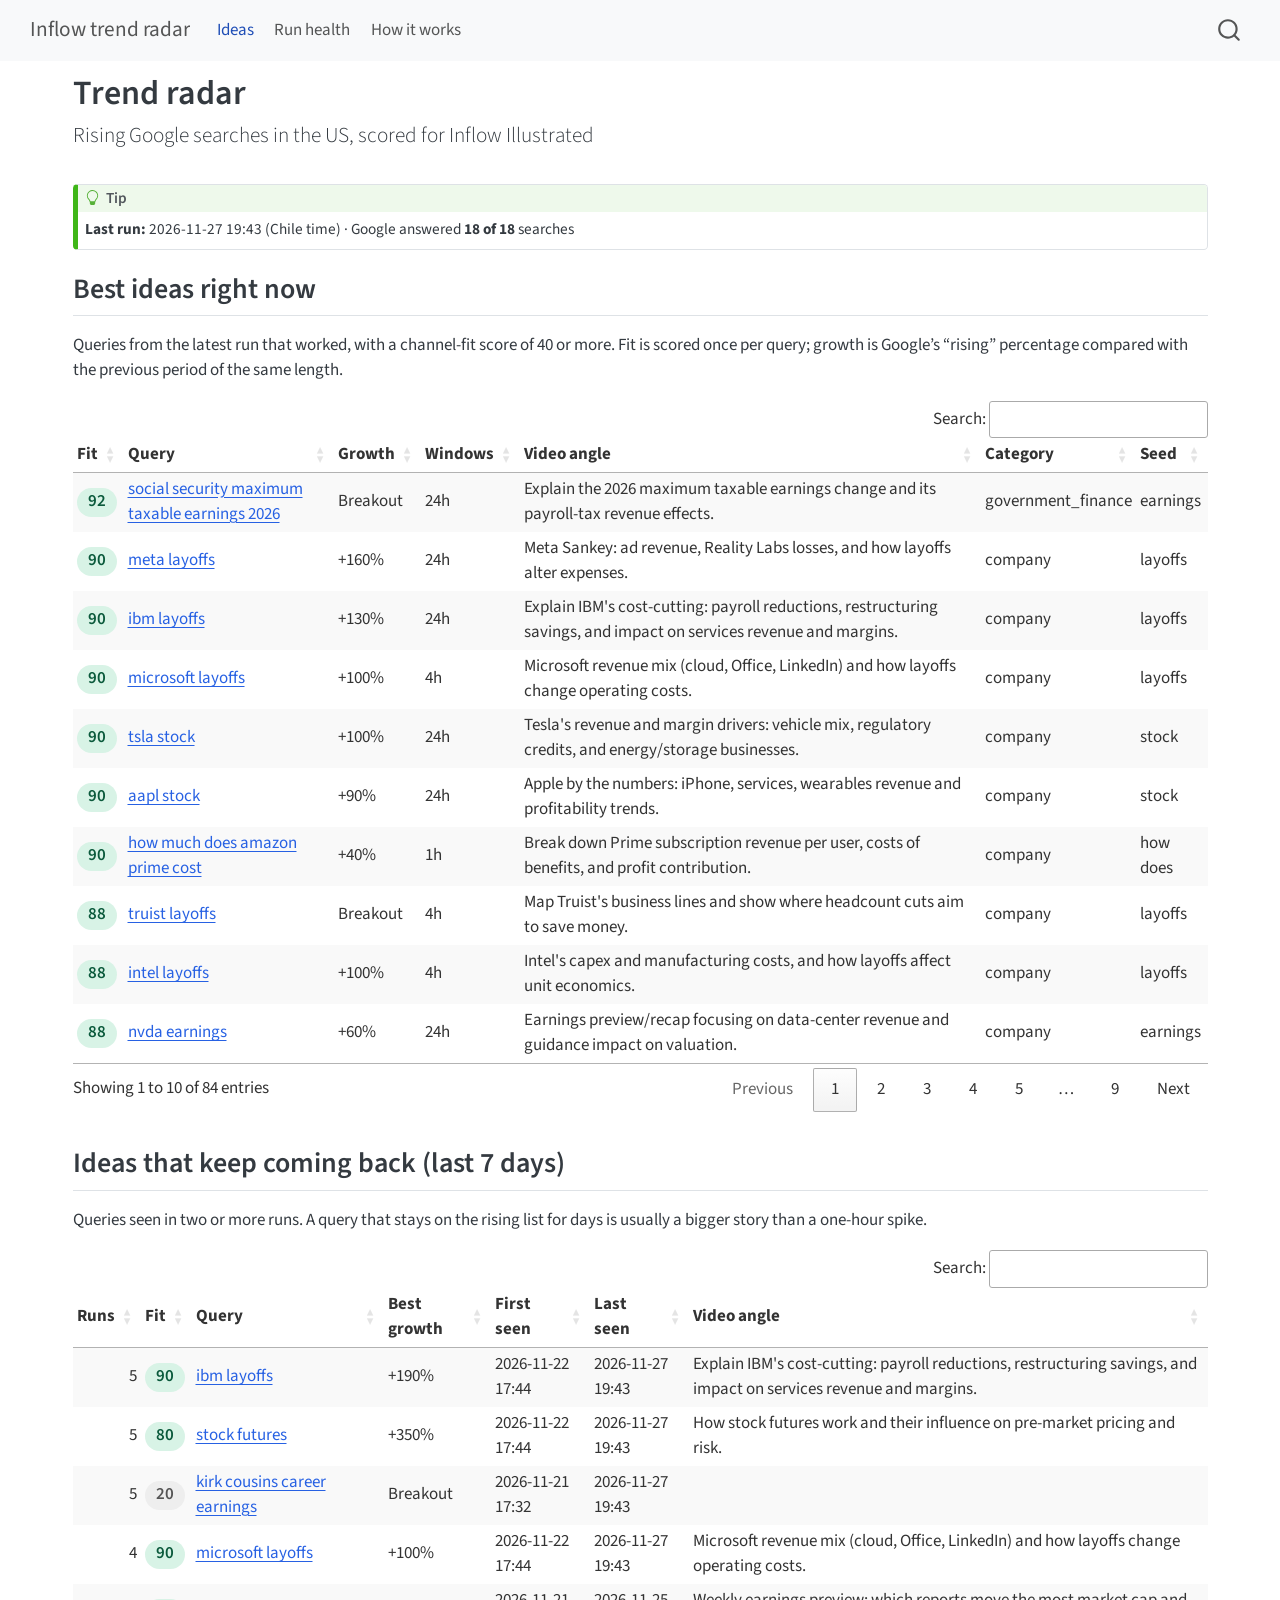
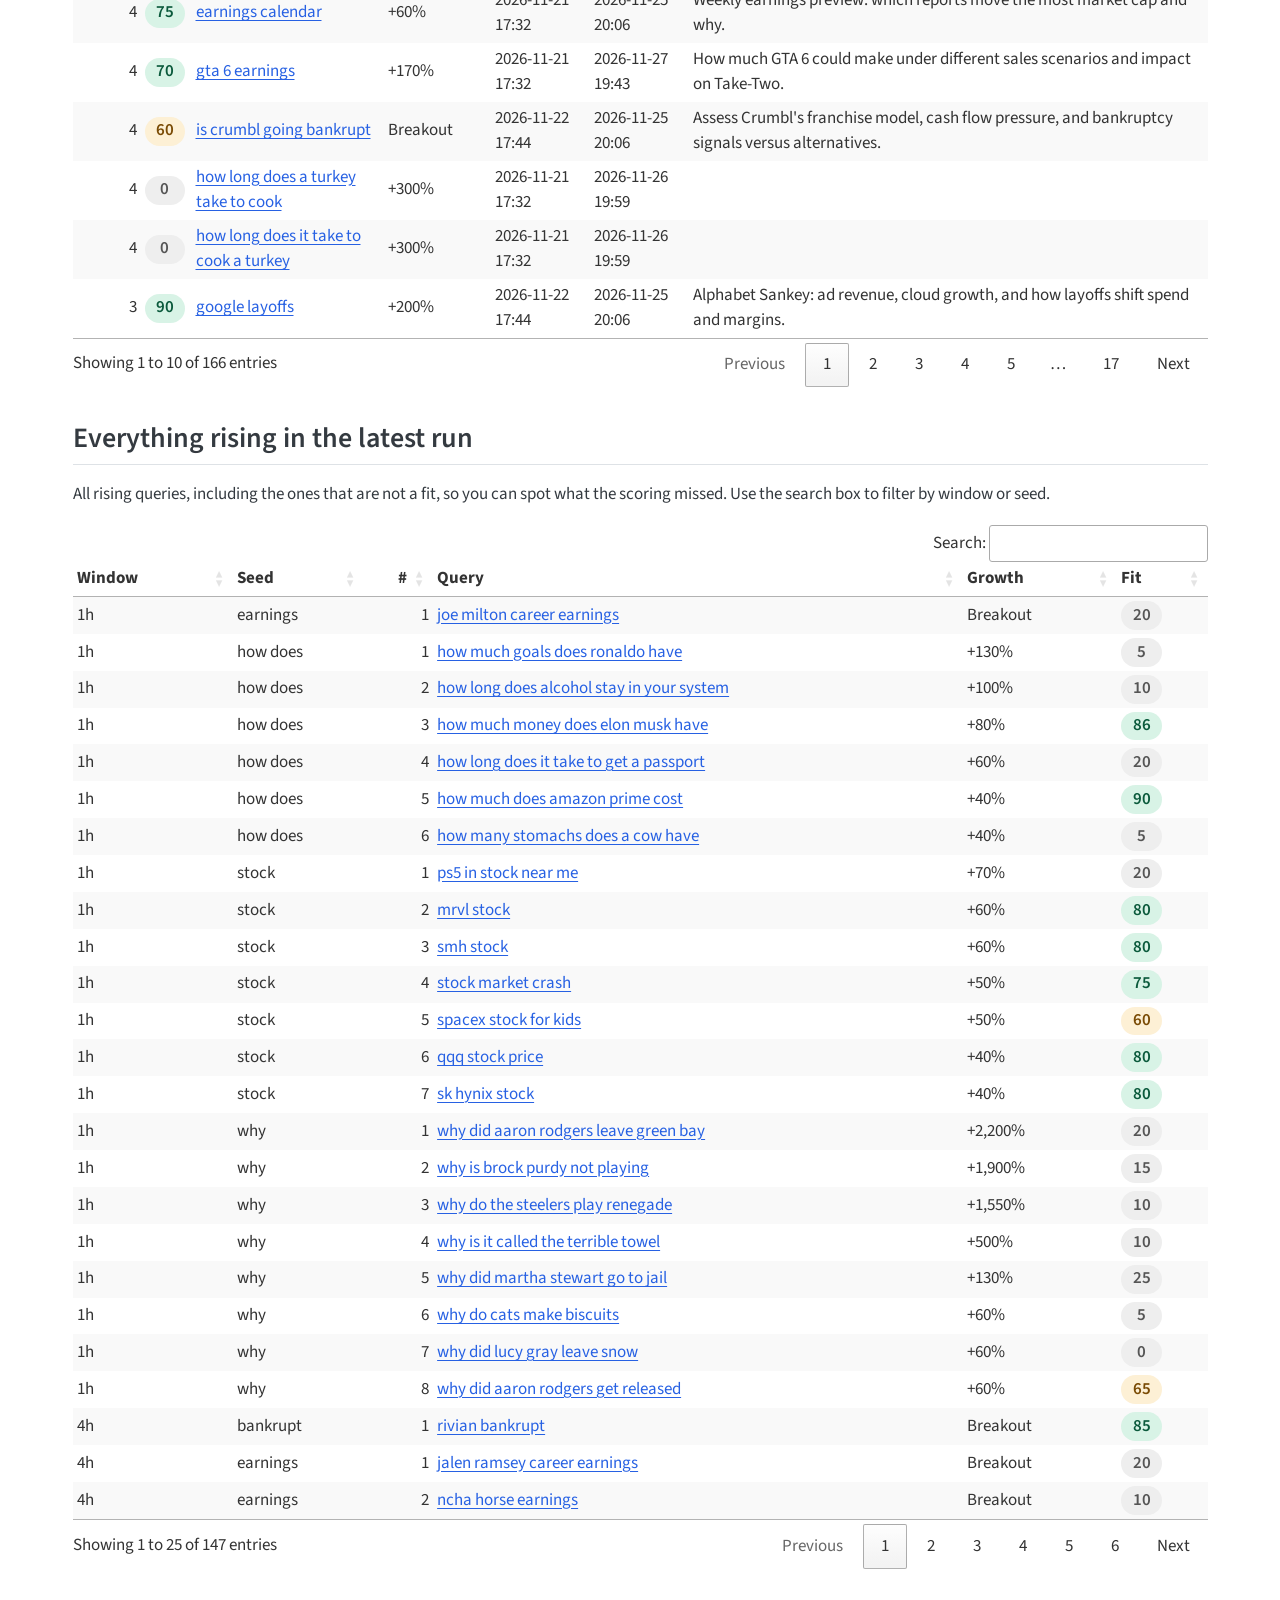
<file: index.html>
<!DOCTYPE html>
<html xmlns="http://www.w3.org/1999/xhtml" lang="en" xml:lang="en"><head>

<meta charset="utf-8">
<meta name="generator" content="quarto-1.11.9">

<meta name="viewport" content="width=device-width, initial-scale=1.0, user-scalable=yes">


<title>Trend radar – Inflow trend radar</title>
<style>
/* Default styles provided by pandoc.
** See https://pandoc.org/MANUAL.html#variables-for-html for config info.
*/
span.smallcaps{font-variant: small-caps;}
div.columns{display: flex; gap: 1.5em;}
div.column{flex: auto;}
@media screen {
div.columns{gap: min(4vw, 1.5em);}
div.column{overflow-x: auto;}
}
div.hanging-indent{margin-left: 1.5em; text-indent: -1.5em;}
ul.task-list{list-style: none;}
ul.task-list li input[type="checkbox"] {
  width: 0.8em;
  margin: 0 0.8em 0.2em -1em; /* quarto-specific, see https://github.com/quarto-dev/quarto-cli/issues/4556 */ 
  vertical-align: middle;
}
</style>


<script src="site_libs/quarto-nav/quarto-nav.js"></script>
<script src="site_libs/quarto-nav/headroom.min.js"></script>
<script src="site_libs/clipboard/clipboard.min.js"></script>
<script src="site_libs/quarto-search/autocomplete.umd.js"></script>
<script src="site_libs/quarto-search/fuse.min.js"></script>
<script src="site_libs/quarto-search/quarto-search.js"></script>
<meta name="quarto:offset" content="./">
<script src="site_libs/quarto-html/quarto.js" type="module"></script>
<script src="site_libs/quarto-html/tabsets/tabsets.js" type="module"></script>
<script src="site_libs/quarto-html/scrollable-regions/scrollable-regions.js" type="module"></script>
<script src="site_libs/quarto-html/popper.min.js"></script>
<script src="site_libs/quarto-html/tippy.umd.min.js"></script>
<script src="site_libs/quarto-html/anchor.min.js"></script>
<link href="site_libs/quarto-html/tippy.css" rel="stylesheet">
<link href="site_libs/quarto-html/quarto-syntax-highlighting-63b5708e65d6cd79cd7618c58d0c21e7.css" rel="stylesheet" id="quarto-text-highlighting-styles">
<script src="site_libs/bootstrap/bootstrap.min.js"></script>
<link href="site_libs/bootstrap/bootstrap-icons.css" rel="stylesheet">
<link href="site_libs/bootstrap/bootstrap-48eea8e06ff06eb442a2daacfce5ac08.min.css" rel="stylesheet" append-hash="true" id="quarto-bootstrap" data-mode="light">
<script id="quarto-search-options" type="application/json">{
  "location": "navbar",
  "copy-button": false,
  "collapse-after": 3,
  "panel-placement": "end",
  "type": "overlay",
  "limit": 50,
  "keyboard-shortcut": [
    "f",
    "/",
    "s"
  ],
  "show-item-context": false,
  "language": {
    "search-no-results-text": "No results",
    "search-matching-documents-text": "matching documents",
    "search-copy-link-title": "Copy link to search",
    "search-hide-matches-text": "Hide additional matches",
    "search-more-match-text": "more match in this document",
    "search-more-matches-text": "more matches in this document",
    "search-clear-button-title": "Clear",
    "search-text-placeholder": "",
    "search-detached-cancel-button-title": "Cancel",
    "search-submit-button-title": "Submit",
    "search-label": "Search"
  }
}</script>
<link href="site_libs/htmltools-fill-0.5.9/fill.css" rel="stylesheet">

<script src="site_libs/htmlwidgets-1.6.4/htmlwidgets.js"></script>

<link href="site_libs/datatables-css-0.0.0/datatables-crosstalk.css" rel="stylesheet">

<script src="site_libs/datatables-binding-0.34.0/datatables.js"></script>

<script src="site_libs/jquery-3.6.0/jquery-3.6.0.min.js"></script>

<link href="site_libs/dt-core-1.13.6/css/jquery.dataTables.min.css" rel="stylesheet">

<link href="site_libs/dt-core-1.13.6/css/jquery.dataTables.extra.css" rel="stylesheet">

<script src="site_libs/dt-core-1.13.6/js/jquery.dataTables.min.js"></script>

<link href="site_libs/crosstalk-1.2.2/css/crosstalk.min.css" rel="stylesheet">

<script src="site_libs/crosstalk-1.2.2/js/crosstalk.min.js"></script>



<link rel="stylesheet" href="styles.css">
</head>

<body class="nav-fixed quarto-light"><a id="quarto-skip-link" class="visually-hidden-focusable" href="#quarto-document-content">Skip to main content</a>

<div id="quarto-search-results"></div>
  <header id="quarto-header" class="headroom fixed-top">
    <nav class="navbar navbar-expand-lg " data-bs-theme="dark" aria-label="Site">
      <div class="navbar-container container-fluid">
      <div class="navbar-brand-container mx-auto">
    <a class="navbar-brand" href="./index.html">
    <span class="navbar-title">Inflow trend radar</span>
    </a>
  </div>
          <button class="navbar-toggler" type="button" data-bs-toggle="collapse" data-bs-target="#navbarCollapse" aria-controls="navbarCollapse" aria-expanded="false" aria-label="Toggle navigation" onclick="if (window.quartoToggleHeadroom) { window.quartoToggleHeadroom(); }">
  <span class="navbar-toggler-icon"></span>
</button>
          <div class="collapse navbar-collapse" id="navbarCollapse">
            <ul class="navbar-nav navbar-nav-scroll me-auto">
  <li class="nav-item">
    <a class="nav-link active" href="./index.html" aria-current="page"> 
<span class="menu-text">Ideas</span></a>
  </li>  
  <li class="nav-item">
    <a class="nav-link" href="./health.html"> 
<span class="menu-text">Run health</span></a>
  </li>  
  <li class="nav-item">
    <a class="nav-link" href="./about.html"> 
<span class="menu-text">How it works</span></a>
  </li>  
</ul>
          </div> <!-- /navcollapse -->
            <div class="quarto-navbar-tools">
</div>
            <div id="quarto-search" class="" title="Search"></div>
      </div> <!-- /container-fluid -->
    </nav>
</header>
<!-- content -->
<div id="quarto-content" class="quarto-container page-columns page-rows-contents page-layout-full page-navbar">
<!-- sidebar -->
<!-- margin-sidebar -->
    
<!-- main -->
<main class="content column-page" id="quarto-document-content" tabindex="-1">

<header id="title-block-header" class="quarto-title-block default">
<div class="quarto-title">
<h1 class="title">Trend radar</h1>
<p class="subtitle lead">Rising Google searches in the US, scored for Inflow Illustrated</p>
</div>



<div class="quarto-title-meta column-page">

    
  
    
  </div>
  


</header>


<div class="callout callout-style-default callout-tip callout-titled">
<div class="callout-header d-flex align-content-center">
<div class="callout-icon-container">
<i class="callout-icon"></i>
</div>
<div class="callout-title-container flex-fill">
Tip
</div>
</div>
<div class="callout-body-container callout-body">
<p><strong>Last run:</strong> 2026-11-27 19:43 (Chile time) · Google answered <strong>18 of 18</strong> searches</p>
</div>
</div>
<section id="best-ideas-right-now" class="level2">
<h2 class="anchored" data-anchor-id="best-ideas-right-now">Best ideas right now</h2>
<p>Queries from the latest run that worked, with a channel-fit score of 40 or more. Fit is scored once per query; growth is Google’s “rising” percentage compared with the previous period of the same length.</p>
<div class="cell">
<div class="cell-output-display">
<div class="datatables html-widget html-fill-item" id="htmlwidget-9349fd593a0e8d11dbb7" style="width:100%;height:auto;"></div>
<script type="application/json" data-for="htmlwidget-9349fd593a0e8d11dbb7">{"x":{"filter":"none","vertical":false,"data":[["<span class=\"fit fit-high\">92<\/span>","<span class=\"fit fit-high\">90<\/span>","<span class=\"fit fit-high\">90<\/span>","<span class=\"fit fit-high\">90<\/span>","<span class=\"fit fit-high\">90<\/span>","<span class=\"fit fit-high\">90<\/span>","<span class=\"fit fit-high\">90<\/span>","<span class=\"fit fit-high\">88<\/span>","<span class=\"fit fit-high\">88<\/span>","<span class=\"fit fit-high\">88<\/span>","<span class=\"fit fit-high\">86<\/span>","<span class=\"fit fit-high\">86<\/span>","<span class=\"fit fit-high\">85<\/span>","<span class=\"fit fit-high\">85<\/span>","<span class=\"fit fit-high\">85<\/span>","<span class=\"fit fit-high\">85<\/span>","<span class=\"fit fit-high\">85<\/span>","<span class=\"fit fit-high\">85<\/span>","<span class=\"fit fit-high\">85<\/span>","<span class=\"fit fit-high\">85<\/span>","<span class=\"fit fit-high\">85<\/span>","<span class=\"fit fit-high\">85<\/span>","<span class=\"fit fit-high\">85<\/span>","<span class=\"fit fit-high\">85<\/span>","<span class=\"fit fit-high\">84<\/span>","<span class=\"fit fit-high\">82<\/span>","<span class=\"fit fit-high\">82<\/span>","<span class=\"fit fit-high\">82<\/span>","<span class=\"fit fit-high\">82<\/span>","<span class=\"fit fit-high\">80<\/span>","<span class=\"fit fit-high\">80<\/span>","<span class=\"fit fit-high\">80<\/span>","<span class=\"fit fit-high\">80<\/span>","<span class=\"fit fit-high\">80<\/span>","<span class=\"fit fit-high\">80<\/span>","<span class=\"fit fit-high\">80<\/span>","<span class=\"fit fit-high\">80<\/span>","<span class=\"fit fit-high\">80<\/span>","<span class=\"fit fit-high\">80<\/span>","<span class=\"fit fit-high\">80<\/span>","<span class=\"fit fit-high\">80<\/span>","<span class=\"fit fit-high\">80<\/span>","<span class=\"fit fit-high\">80<\/span>","<span class=\"fit fit-high\">75<\/span>","<span class=\"fit fit-high\">75<\/span>","<span class=\"fit fit-high\">75<\/span>","<span class=\"fit fit-high\">75<\/span>","<span class=\"fit fit-high\">75<\/span>","<span class=\"fit fit-high\">75<\/span>","<span class=\"fit fit-high\">75<\/span>","<span class=\"fit fit-high\">75<\/span>","<span class=\"fit fit-high\">75<\/span>","<span class=\"fit fit-high\">75<\/span>","<span class=\"fit fit-high\">75<\/span>","<span class=\"fit fit-high\">75<\/span>","<span class=\"fit fit-high\">75<\/span>","<span class=\"fit fit-high\">75<\/span>","<span class=\"fit fit-high\">72<\/span>","<span class=\"fit fit-high\">72<\/span>","<span class=\"fit fit-high\">72<\/span>","<span class=\"fit fit-high\">70<\/span>","<span class=\"fit fit-high\">70<\/span>","<span class=\"fit fit-high\">70<\/span>","<span class=\"fit fit-high\">70<\/span>","<span class=\"fit fit-high\">70<\/span>","<span class=\"fit fit-high\">70<\/span>","<span class=\"fit fit-high\">70<\/span>","<span class=\"fit fit-high\">70<\/span>","<span class=\"fit fit-high\">70<\/span>","<span class=\"fit fit-high\">70<\/span>","<span class=\"fit fit-mid\">65<\/span>","<span class=\"fit fit-mid\">65<\/span>","<span class=\"fit fit-mid\">65<\/span>","<span class=\"fit fit-mid\">65<\/span>","<span class=\"fit fit-mid\">65<\/span>","<span class=\"fit fit-mid\">60<\/span>","<span class=\"fit fit-mid\">60<\/span>","<span class=\"fit fit-mid\">60<\/span>","<span class=\"fit fit-mid\">60<\/span>","<span class=\"fit fit-mid\">60<\/span>","<span class=\"fit fit-mid\">60<\/span>","<span class=\"fit fit-mid\">60<\/span>","<span class=\"fit fit-mid\">50<\/span>","<span class=\"fit fit-mid\">45<\/span>"],["<a href=\"https://trends.google.com/trends/explore?q=social%20security%20maximum%20taxable%20earnings%202026&amp;date=now%201-d&amp;geo=US&amp;hl=en-US\" target=\"_blank\" rel=\"noopener\">social security maximum taxable earnings 2026<\/a>","<a href=\"https://trends.google.com/trends/explore?q=meta%20layoffs&amp;date=now%201-d&amp;geo=US&amp;hl=en-US\" target=\"_blank\" rel=\"noopener\">meta layoffs<\/a>","<a href=\"https://trends.google.com/trends/explore?q=ibm%20layoffs&amp;date=now%201-d&amp;geo=US&amp;hl=en-US\" target=\"_blank\" rel=\"noopener\">ibm layoffs<\/a>","<a href=\"https://trends.google.com/trends/explore?q=microsoft%20layoffs&amp;date=now%204-H&amp;geo=US&amp;hl=en-US\" target=\"_blank\" rel=\"noopener\">microsoft layoffs<\/a>","<a href=\"https://trends.google.com/trends/explore?q=tsla%20stock&amp;date=now%201-d&amp;geo=US&amp;hl=en-US\" target=\"_blank\" rel=\"noopener\">tsla stock<\/a>","<a href=\"https://trends.google.com/trends/explore?q=aapl%20stock&amp;date=now%201-d&amp;geo=US&amp;hl=en-US\" target=\"_blank\" rel=\"noopener\">aapl stock<\/a>","<a href=\"https://trends.google.com/trends/explore?q=how%20much%20does%20amazon%20prime%20cost&amp;date=now%201-H&amp;geo=US&amp;hl=en-US\" target=\"_blank\" rel=\"noopener\">how much does amazon prime cost<\/a>","<a href=\"https://trends.google.com/trends/explore?q=truist%20layoffs&amp;date=now%204-H&amp;geo=US&amp;hl=en-US\" target=\"_blank\" rel=\"noopener\">truist layoffs<\/a>","<a href=\"https://trends.google.com/trends/explore?q=intel%20layoffs&amp;date=now%204-H&amp;geo=US&amp;hl=en-US\" target=\"_blank\" rel=\"noopener\">intel layoffs<\/a>","<a href=\"https://trends.google.com/trends/explore?q=nvda%20earnings&amp;date=now%201-d&amp;geo=US&amp;hl=en-US\" target=\"_blank\" rel=\"noopener\">nvda earnings<\/a>","<a href=\"https://trends.google.com/trends/explore?q=boeing%20layoffs&amp;date=now%204-H&amp;geo=US&amp;hl=en-US\" target=\"_blank\" rel=\"noopener\">boeing layoffs<\/a>","<a href=\"https://trends.google.com/trends/explore?q=how%20much%20money%20does%20elon%20musk%20have&amp;date=now%201-H&amp;geo=US&amp;hl=en-US\" target=\"_blank\" rel=\"noopener\">how much money does elon musk have<\/a>","<a href=\"https://trends.google.com/trends/explore?q=fis%20layoffs&amp;date=now%201-d&amp;geo=US&amp;hl=en-US\" target=\"_blank\" rel=\"noopener\">fis layoffs<\/a>","<a href=\"https://trends.google.com/trends/explore?q=rivian%20bankrupt&amp;date=now%204-H&amp;geo=US&amp;hl=en-US\" target=\"_blank\" rel=\"noopener\">rivian bankrupt<\/a>","<a href=\"https://trends.google.com/trends/explore?q=sap%20news%20layoffs&amp;date=now%201-d&amp;geo=US&amp;hl=en-US\" target=\"_blank\" rel=\"noopener\">sap news layoffs<\/a>","<a href=\"https://trends.google.com/trends/explore?q=sap%20layoffs&amp;date=now%201-d&amp;geo=US&amp;hl=en-US\" target=\"_blank\" rel=\"noopener\">sap layoffs<\/a>","<a href=\"https://trends.google.com/trends/explore?q=is%20stock%20market%20open%20today&amp;date=now%201-d&amp;geo=US&amp;hl=en-US\" target=\"_blank\" rel=\"noopener\">is stock market open today<\/a>","<a href=\"https://trends.google.com/trends/explore?q=travis%20kelce%20career%20earnings&amp;date=now%201-d&amp;geo=US&amp;hl=en-US\" target=\"_blank\" rel=\"noopener\">travis kelce career earnings<\/a>","<a href=\"https://trends.google.com/trends/explore?q=wells%20fargo%20layoffs&amp;date=now%201-d&amp;geo=US&amp;hl=en-US\" target=\"_blank\" rel=\"noopener\">wells fargo layoffs<\/a>","<a href=\"https://trends.google.com/trends/explore?q=stock%20market%20today&amp;date=now%201-d&amp;geo=US&amp;hl=en-US\" target=\"_blank\" rel=\"noopener\">stock market today<\/a>","<a href=\"https://trends.google.com/trends/explore?q=mu%20stock&amp;date=now%201-d&amp;geo=US&amp;hl=en-US\" target=\"_blank\" rel=\"noopener\">mu stock<\/a>","<a href=\"https://trends.google.com/trends/explore?q=tsla%20stock%20price&amp;date=now%201-d&amp;geo=US&amp;hl=en-US\" target=\"_blank\" rel=\"noopener\">tsla stock price<\/a>","<a href=\"https://trends.google.com/trends/explore?q=mu%20stock%20price&amp;date=now%201-d&amp;geo=US&amp;hl=en-US\" target=\"_blank\" rel=\"noopener\">mu stock price<\/a>","<a href=\"https://trends.google.com/trends/explore?q=mu%20earnings&amp;date=now%201-d&amp;geo=US&amp;hl=en-US\" target=\"_blank\" rel=\"noopener\">mu earnings<\/a>","<a href=\"https://trends.google.com/trends/explore?q=charter%20layoffs&amp;date=now%201-d&amp;geo=US&amp;hl=en-US\" target=\"_blank\" rel=\"noopener\">charter layoffs<\/a>","<a href=\"https://trends.google.com/trends/explore?q=exxonmobil%20layoffs&amp;date=now%201-d&amp;geo=US&amp;hl=en-US\" target=\"_blank\" rel=\"noopener\">exxonmobil layoffs<\/a>","<a href=\"https://trends.google.com/trends/explore?q=spy%20stock&amp;date=now%201-d&amp;geo=US&amp;hl=en-US\" target=\"_blank\" rel=\"noopener\">spy stock<\/a>","<a href=\"https://trends.google.com/trends/explore?q=meta%20stock&amp;date=now%201-d&amp;geo=US&amp;hl=en-US\" target=\"_blank\" rel=\"noopener\">meta stock<\/a>","<a href=\"https://trends.google.com/trends/explore?q=mu%20earnings%20date&amp;date=now%201-d&amp;geo=US&amp;hl=en-US\" target=\"_blank\" rel=\"noopener\">mu earnings date<\/a>","<a href=\"https://trends.google.com/trends/explore?q=bny%20layoffs&amp;date=now%204-H&amp;geo=US&amp;hl=en-US\" target=\"_blank\" rel=\"noopener\">bny layoffs<\/a>","<a href=\"https://trends.google.com/trends/explore?q=is%20wendys%20going%20bankrupt&amp;date=now%201-d&amp;geo=US&amp;hl=en-US\" target=\"_blank\" rel=\"noopener\">is wendys going bankrupt<\/a>","<a href=\"https://trends.google.com/trends/explore?q=what%20time%20does%20the%20stock%20market%20close%20today&amp;date=now%201-d&amp;geo=US&amp;hl=en-US\" target=\"_blank\" rel=\"noopener\">what time does the stock market close today<\/a>","<a href=\"https://trends.google.com/trends/explore?q=why%20is%20black%20friday%20called%20black%20friday&amp;date=now%201-d&amp;geo=US&amp;hl=en-US\" target=\"_blank\" rel=\"noopener\">why is black friday called black friday<\/a>","<a href=\"https://trends.google.com/trends/explore?q=why%20do%20they%20call%20it%20black%20friday&amp;date=now%201-d&amp;geo=US&amp;hl=en-US\" target=\"_blank\" rel=\"noopener\">why do they call it black friday<\/a>","<a href=\"https://trends.google.com/trends/explore?q=p%26g%20layoffs&amp;date=now%201-d&amp;geo=US&amp;hl=en-US\" target=\"_blank\" rel=\"noopener\">p&amp;g layoffs<\/a>","<a href=\"https://trends.google.com/trends/explore?q=slv%20stock&amp;date=now%201-d&amp;geo=US&amp;hl=en-US\" target=\"_blank\" rel=\"noopener\">slv stock<\/a>","<a href=\"https://trends.google.com/trends/explore?q=mrvl%20earnings&amp;date=now%201-d&amp;geo=US&amp;hl=en-US\" target=\"_blank\" rel=\"noopener\">mrvl earnings<\/a>","<a href=\"https://trends.google.com/trends/explore?q=stock%20futures&amp;date=now%201-d&amp;geo=US&amp;hl=en-US\" target=\"_blank\" rel=\"noopener\">stock futures<\/a>","<a href=\"https://trends.google.com/trends/explore?q=mrvl%20stock&amp;date=now%201-H&amp;geo=US&amp;hl=en-US\" target=\"_blank\" rel=\"noopener\">mrvl stock<\/a>","<a href=\"https://trends.google.com/trends/explore?q=smh%20stock&amp;date=now%201-H&amp;geo=US&amp;hl=en-US\" target=\"_blank\" rel=\"noopener\">smh stock<\/a>","<a href=\"https://trends.google.com/trends/explore?q=verizon%20layoffs&amp;date=now%204-H&amp;geo=US&amp;hl=en-US\" target=\"_blank\" rel=\"noopener\">verizon layoffs<\/a>","<a href=\"https://trends.google.com/trends/explore?q=qqq%20stock%20price&amp;date=now%201-H&amp;geo=US&amp;hl=en-US\" target=\"_blank\" rel=\"noopener\">qqq stock price<\/a>","<a href=\"https://trends.google.com/trends/explore?q=sk%20hynix%20stock&amp;date=now%201-H&amp;geo=US&amp;hl=en-US\" target=\"_blank\" rel=\"noopener\">sk hynix stock<\/a>","<a href=\"https://trends.google.com/trends/explore?q=instant%20pot%20bankrupt&amp;date=now%201-d&amp;geo=US&amp;hl=en-US\" target=\"_blank\" rel=\"noopener\">instant pot bankrupt<\/a>","<a href=\"https://trends.google.com/trends/explore?q=nasdaq%20earnings%20calendar&amp;date=now%201-d&amp;geo=US&amp;hl=en-US\" target=\"_blank\" rel=\"noopener\">nasdaq earnings calendar<\/a>","<a href=\"https://trends.google.com/trends/explore?q=teradata%20layoffs&amp;date=now%204-H&amp;geo=US&amp;hl=en-US\" target=\"_blank\" rel=\"noopener\">teradata layoffs<\/a>","<a href=\"https://trends.google.com/trends/explore?q=us%20bank%20layoffs&amp;date=now%204-H&amp;geo=US&amp;hl=en-US\" target=\"_blank\" rel=\"noopener\">us bank layoffs<\/a>","<a href=\"https://trends.google.com/trends/explore?q=what%20time%20does%20stock%20market%20close%20today&amp;date=now%201-d&amp;geo=US&amp;hl=en-US\" target=\"_blank\" rel=\"noopener\">what time does stock market close today<\/a>","<a href=\"https://trends.google.com/trends/explore?q=when%20does%20the%20stock%20market%20close%20today&amp;date=now%201-d&amp;geo=US&amp;hl=en-US\" target=\"_blank\" rel=\"noopener\">when does the stock market close today<\/a>","<a href=\"https://trends.google.com/trends/explore?q=stock%20market%20hours%20today&amp;date=now%201-d&amp;geo=US&amp;hl=en-US\" target=\"_blank\" rel=\"noopener\">stock market hours today<\/a>","<a href=\"https://trends.google.com/trends/explore?q=hpe%20layoffs&amp;date=now%201-d&amp;geo=US&amp;hl=en-US\" target=\"_blank\" rel=\"noopener\">hpe layoffs<\/a>","<a href=\"https://trends.google.com/trends/explore?q=is%20the%20stock%20market%20open%20today&amp;date=now%201-d&amp;geo=US&amp;hl=en-US\" target=\"_blank\" rel=\"noopener\">is the stock market open today<\/a>","<a href=\"https://trends.google.com/trends/explore?q=stock%20market%20open%20today&amp;date=now%201-d&amp;geo=US&amp;hl=en-US\" target=\"_blank\" rel=\"noopener\">stock market open today<\/a>","<a href=\"https://trends.google.com/trends/explore?q=citrix%20layoffs&amp;date=now%201-d&amp;geo=US&amp;hl=en-US\" target=\"_blank\" rel=\"noopener\">citrix layoffs<\/a>","<a href=\"https://trends.google.com/trends/explore?q=stock%20market%20crash&amp;date=now%204-H&amp;geo=US&amp;hl=en-US\" target=\"_blank\" rel=\"noopener\">stock market crash<\/a>","<a href=\"https://trends.google.com/trends/explore?q=qqq%20stock&amp;date=now%201-d&amp;geo=US&amp;hl=en-US\" target=\"_blank\" rel=\"noopener\">qqq stock<\/a>","<a href=\"https://trends.google.com/trends/explore?q=qqq&amp;date=now%201-d&amp;geo=US&amp;hl=en-US\" target=\"_blank\" rel=\"noopener\">qqq<\/a>","<a href=\"https://trends.google.com/trends/explore?q=fannie%20mae%20layoffs&amp;date=now%201-d&amp;geo=US&amp;hl=en-US\" target=\"_blank\" rel=\"noopener\">fannie mae layoffs<\/a>","<a href=\"https://trends.google.com/trends/explore?q=mason%20rudolph%20career%20earnings&amp;date=now%204-H&amp;geo=US&amp;hl=en-US\" target=\"_blank\" rel=\"noopener\">mason rudolph career earnings<\/a>","<a href=\"https://trends.google.com/trends/explore?q=dow%20jones%20today&amp;date=now%201-d&amp;geo=US&amp;hl=en-US\" target=\"_blank\" rel=\"noopener\">dow jones today<\/a>","<a href=\"https://trends.google.com/trends/explore?q=harrison%20butker%20career%20earnings&amp;date=now%201-d&amp;geo=US&amp;hl=en-US\" target=\"_blank\" rel=\"noopener\">harrison butker career earnings<\/a>","<a href=\"https://trends.google.com/trends/explore?q=was%20the%20stock%20market%20open%20today&amp;date=now%204-H&amp;geo=US&amp;hl=en-US\" target=\"_blank\" rel=\"noopener\">was the stock market open today<\/a>","<a href=\"https://trends.google.com/trends/explore?q=sap%20layoffs%202026&amp;date=now%201-d&amp;geo=US&amp;hl=en-US\" target=\"_blank\" rel=\"noopener\">sap layoffs 2026<\/a>","<a href=\"https://trends.google.com/trends/explore?q=how%20long%20does%20black%20friday%20last&amp;date=now%201-d&amp;geo=US&amp;hl=en-US\" target=\"_blank\" rel=\"noopener\">how long does black friday last<\/a>","<a href=\"https://trends.google.com/trends/explore?q=did%20the%20stock%20market%20close%20early%20today&amp;date=now%204-H&amp;geo=US&amp;hl=en-US\" target=\"_blank\" rel=\"noopener\">did the stock market close early today<\/a>","<a href=\"https://trends.google.com/trends/explore?q=why%20is%20it%20called%20black%20friday&amp;date=now%201-d&amp;geo=US&amp;hl=en-US\" target=\"_blank\" rel=\"noopener\">why is it called black friday<\/a>","<a href=\"https://trends.google.com/trends/explore?q=how%20long%20does%20amazon%20black%20friday%20last&amp;date=now%201-d&amp;geo=US&amp;hl=en-US\" target=\"_blank\" rel=\"noopener\">how long does amazon black friday last<\/a>","<a href=\"https://trends.google.com/trends/explore?q=home%20alone%202%20gross%20earnings&amp;date=now%204-H&amp;geo=US&amp;hl=en-US\" target=\"_blank\" rel=\"noopener\">home alone 2 gross earnings<\/a>","<a href=\"https://trends.google.com/trends/explore?q=nasdaq%20today&amp;date=now%201-d&amp;geo=US&amp;hl=en-US\" target=\"_blank\" rel=\"noopener\">nasdaq today<\/a>","<a href=\"https://trends.google.com/trends/explore?q=gta%206%20earnings&amp;date=now%204-H&amp;geo=US&amp;hl=en-US\" target=\"_blank\" rel=\"noopener\">gta 6 earnings<\/a>","<a href=\"https://trends.google.com/trends/explore?q=sap%20layoffs%20reddit&amp;date=now%201-d&amp;geo=US&amp;hl=en-US\" target=\"_blank\" rel=\"noopener\">sap layoffs reddit<\/a>","<a href=\"https://trends.google.com/trends/explore?q=tiaa%20layoffs&amp;date=now%201-d&amp;geo=US&amp;hl=en-US\" target=\"_blank\" rel=\"noopener\">tiaa layoffs<\/a>","<a href=\"https://trends.google.com/trends/explore?q=why%20did%20aaron%20rodgers%20get%20released&amp;date=now%204-H&amp;geo=US&amp;hl=en-US\" target=\"_blank\" rel=\"noopener\">why did aaron rodgers get released<\/a>","<a href=\"https://trends.google.com/trends/explore?q=why%20did%20the%20steelers%20release%20aaron%20rodgers&amp;date=now%204-H&amp;geo=US&amp;hl=en-US\" target=\"_blank\" rel=\"noopener\">why did the steelers release aaron rodgers<\/a>","<a href=\"https://trends.google.com/trends/explore?q=why%20was%20aaron%20rodgers%20released&amp;date=now%204-H&amp;geo=US&amp;hl=en-US\" target=\"_blank\" rel=\"noopener\">why was aaron rodgers released<\/a>","<a href=\"https://trends.google.com/trends/explore?q=how%20many%20times%20has%20trump%20been%20bankrupt&amp;date=now%201-d&amp;geo=US&amp;hl=en-US\" target=\"_blank\" rel=\"noopener\">how many times has trump been bankrupt<\/a>","<a href=\"https://trends.google.com/trends/explore?q=jj%20watt%20career%20earnings&amp;date=now%204-H&amp;geo=US&amp;hl=en-US\" target=\"_blank\" rel=\"noopener\">jj watt career earnings<\/a>","<a href=\"https://trends.google.com/trends/explore?q=sndk%20stock&amp;date=now%201-d&amp;geo=US&amp;hl=en-US\" target=\"_blank\" rel=\"noopener\">sndk stock<\/a>","<a href=\"https://trends.google.com/trends/explore?q=nbis%20stock&amp;date=now%201-d&amp;geo=US&amp;hl=en-US\" target=\"_blank\" rel=\"noopener\">nbis stock<\/a>","<a href=\"https://trends.google.com/trends/explore?q=spcx%20stock%20price&amp;date=now%201-d&amp;geo=US&amp;hl=en-US\" target=\"_blank\" rel=\"noopener\">spcx stock price<\/a>","<a href=\"https://trends.google.com/trends/explore?q=spcx%20stock&amp;date=now%201-d&amp;geo=US&amp;hl=en-US\" target=\"_blank\" rel=\"noopener\">spcx stock<\/a>","<a href=\"https://trends.google.com/trends/explore?q=spacex%20stock%20for%20kids&amp;date=now%201-H&amp;geo=US&amp;hl=en-US\" target=\"_blank\" rel=\"noopener\">spacex stock for kids<\/a>","<a href=\"https://trends.google.com/trends/explore?q=solventum%20layoffs&amp;date=now%201-d&amp;geo=US&amp;hl=en-US\" target=\"_blank\" rel=\"noopener\">solventum layoffs<\/a>","<a href=\"https://trends.google.com/trends/explore?q=how%20much%20does%20a%20dallas%20cowboy%20cheerleader%20make&amp;date=now%201-d&amp;geo=US&amp;hl=en-US\" target=\"_blank\" rel=\"noopener\">how much does a dallas cowboy cheerleader make<\/a>"],["Breakout","+160%","+130%","+100%","+100%","+90%","+40%","Breakout","+100%","+60%","+300%","+80%","Breakout","Breakout","Breakout","+600%","+250%","+250%","+170%","+110%","+100%","+90%","+80%","+40%","+250%","Breakout","+90%","+70%","+60%","Breakout","Breakout","+1,550%","+250%","+200%","+190%","+90%","+80%","+80%","+60%","+60%","+50%","+40%","+40%","Breakout","Breakout","Breakout","Breakout","+1,650%","+1,250%","+600%","+300%","+300%","+250%","+160%","+100%","+80%","+70%","Breakout","+850%","+90%","+1,450%","+750%","+650%","+300%","+250%","+200%","+150%","+130%","+110%","+50%","Breakout","Breakout","+100%","+100%","+100%","Breakout","Breakout","+90%","+80%","+80%","+70%","+50%","Breakout","+850%"],["24h","24h","24h","4h","24h","24h","1h","4h","4h","24h","4h","1h","24h","4h","24h","24h","24h","24h","24h","24h","24h","24h","24h","24h","24h","24h","24h","24h","24h","4h · 24h","24h","24h","24h","24h","24h","24h","24h","24h","1h","1h","4h · 24h","1h","1h","24h","24h","4h · 24h","4h","24h","24h","24h","24h","24h","24h","24h","1h · 4h","24h","24h","24h","4h · 24h","24h","24h","4h","24h","24h","4h","24h","24h","4h","24h","4h","24h","24h","1h · 4h","4h","4h","24h","4h","24h","24h","24h","24h","1h","24h","24h"],["Explain the 2026 maximum taxable earnings change and its payroll-tax revenue effects.","Meta Sankey: ad revenue, Reality Labs losses, and how layoffs alter expenses.","Explain IBM's cost-cutting: payroll reductions, restructuring savings, and impact on services revenue and margins.","Microsoft revenue mix (cloud, Office, LinkedIn) and how layoffs change operating costs.","Tesla's revenue and margin drivers: vehicle mix, regulatory credits, and energy/storage businesses.","Apple by the numbers: iPhone, services, wearables revenue and profitability trends.","Break down Prime subscription revenue per user, costs of benefits, and profit contribution.","Map Truist's business lines and show where headcount cuts aim to save money.","Intel's capex and manufacturing costs, and how layoffs affect unit economics.","Earnings preview/recap focusing on data-center revenue and guidance impact on valuation.","Explain Boeing's layoffs: expected cost savings, production impact and long-term margin effects.","Estimate Musk's net worth sources: Tesla, SpaceX, equity pledges, and liquidity constraints.","Show FIS's revenue vs payroll costs, why layoffs may reshape product margins and client services.","Assess Rivian's cash burn, debt, production economics and bankruptcy plausibility.","Explain SAP layoffs, expected cost savings, and implications for guidance and margins.","SAP layoffs: cost savings, cloud transition and expected margin/earnings impact.","Clarify whether markets are open today and implications for traders and ETFs.","Track Travis Kelce's career earnings: contracts, endorsements, and media deals.","Wells Fargo layoffs: expected expense reductions, branch footprint change, and profit impact.","Today's top market stories, quantified in dollars and shown by sector flows.","Micron earnings and memory-market cycles: revenue split, pricing, and margin dynamics.","Show Tesla's revenue mix, margins, cash flow and how fundamentals relate to stock price moves.","Project Micron's price by modeling memory cycle revenues, margins, and capex needs.","Explain Micron's memory pricing, revenue drivers, capex and earnings outlook with Sankey visuals.","Explain Charter's cash flow, subscriber revenue, and how workforce cuts affect margins.","Illustrate ExxonMobil's cost cuts, downstream/upstream impacts and capital allocation shifts.","SPY breakdown: largest exposures, sector weights, and how market moves alter ETF flows.","Explain Meta's revenue mix (ads vs Reality Labs), profit drivers, and valuation pressures.","Preview Micron earnings: revenue, inventory, and industry cyclicality to watch.","Break down BNY Mellon's layoffs: expected cost savings and impact on AUC/AUM services.","Examine Wendy's cash flow, debt, and franchise model to judge bankruptcy risk.","Quick explainer: US market close time today and implications for after-hours trading and volume.","Trace the name's origin and quantify Black Friday's share of seasonal retail revenue.","Explain the term's history and economic importance to retailers' annual results.","Explain P&amp;G workforce cuts, expected savings and brand/marketing tradeoffs.","Explain SLV's structure, silver exposure, flows and how silver price drives returns.","Analyze Marvell's revenue mix, margins, and semiconductor demand driving earnings.","How stock futures work and their influence on pre-market pricing and risk.","Map Marvell's revenue by segment and show how data-center demand affects margins.","Map semiconductor industry revenues and how SMH's holdings capture that exposure.","Quantify Verizon layoffs' expected cost savings, restructuring charges, and margin effects.","QQQ movers: the largest tech names pushing Nasdaq performance and their revenue drivers.","Explain SK Hynix's revenue breakdown, memory market pricing, margins and valuation drivers.","Check Instant Brands' financial health, any bankruptcy filings and consequences for customers/investors.","Highlight the biggest Nasdaq-listed companies reporting this week and likely revenue impacts.","Explain Teradata's revenue mix and cloud transition costs; quantify how layoffs change profitability.","Estimate staffing cuts' savings and implications for branch and digital strategy.","Quick explainer on today's market hours and implications for traders and options.","Summary of today's closing time and how early closes/holidays impact markets.","Outline today's opening/closing times and reasons for any schedule changes.","Analyze restructuring amid hybrid cloud competition and its effect on margins.","Is the market open today — and how holiday hours affect trading volumes and liquidity.","Confirm today's market status and explain holiday/early-close rules.","Explain Citrix layoffs, cost-cutting motives and effects on operating margins and product delivery.","Explainer: mechanics of a crash, who loses cash, margin calls, and fiscal responses.","Visualize QQQ's exposure to megacaps and daily money flows into/out of ETF.","Break down QQQ's top holdings' revenue and how concentration drives returns.","Fannie Mae's guarantee fees, portfolio management, and effect of layoffs on operations.","Sankey of Mason Rudolph's NFL contract earnings: salary, signing bonuses, guarantees by year.","Explain which sectors moved the Dow today and implications for corporate profits.","Break down Harrison Butker’s NFL earnings and contract structure with Sankey charts.","Explain market holiday/settlement schedule and how closures affect volumes and options.","Review SAP's 2026 layoff claims and their impact on costs and guidance.","Explain Black Friday's evolving duration and revenue distribution across the shopping season.","Explain why markets sometimes close early and effects on liquidity and traders.","Explain the term's origin and show how Black Friday drives retailer revenue and margins.","Show how Amazon's Black Friday window affects quarterly sales, promotions and fulfillment costs.","Break down the film's box office gross versus likely production and marketing costs.","Today’s Nasdaq movers and their earnings/valuation impacts visualized with Sankeys.","How much GTA 6 could make under different sales scenarios and impact on Take‑Two.","Summarize Reddit reports on SAP layoffs and explain the broader financial rationale.","Explain why a financial services firm would cut staff and the balance-sheet implications.","Explain contract mechanics, guaranteed money, and the team's cap rationale for release.","Break down contract guarantees, cap hit, and financial reasons for the release.","Break down the financial implications of Rodgers' release for team and player.","Count corporate Chapter 11 filings tied to Trump and explain corporate bankruptcy mechanics.","Total career earnings and endorsement income, plus comparison to peers.","Clarify SNDK ticker/query, and show NAND revenue dynamics and competitive pressures.","NBIS stock: recent performance, earnings expectations and key financial metrics.","Track SPCX market price and explain what underlying SpaceX valuation assumptions imply.","Who/what is SPCX, revenue model and valuation considerations for investors.","Explain SpaceX's private valuation and ways minors can gain exposure to private companies.","Outline reported Solventum layoffs, cash burn, runway and restructuring rationale.","Break down pay, stipends, and total employer cost of NFL cheerleading roles."],["government_finance","company","company","company","company","company","company","company","company","company","company","personal_finance","company","company","company","company","markets","personal_finance","company","markets","company","company","company","company","company","company","markets","company","company","company","company","markets","industry","industry","company","markets","company","markets","company","markets","company","markets","company","company","markets","company","company","markets","markets","markets","company","markets","markets","company","markets","markets","markets","company","personal_finance","markets","personal_finance","markets","company","industry","markets","industry","company","industry","markets","company","company","company","personal_finance","personal_finance","personal_finance","personal_finance","personal_finance","company","company","markets","company","company","company","personal_finance"],["earnings","layoffs","layoffs","layoffs","stock","stock","how does","layoffs","layoffs","earnings","layoffs","how does","layoffs","bankrupt","layoffs","layoffs","stock","earnings","layoffs","stock","stock","stock","stock","earnings","layoffs","layoffs","stock","stock","earnings","layoffs","bankrupt","stock","why","why","layoffs","stock","earnings","stock","stock","stock","layoffs","stock","stock","bankrupt","earnings","layoffs","layoffs","stock","stock","stock","layoffs","stock","stock","layoffs","stock","stock","stock","layoffs","earnings","stock","earnings","stock","layoffs","how does","stock","why","how does","earnings","stock","earnings","layoffs","layoffs","why","why","why","bankrupt","earnings","stock","stock","stock","stock","stock","layoffs","how does"]],"container":"<table class=\"compact stripe hover\">\n  <thead>\n    <tr>\n      <th>Fit<\/th>\n      <th>Query<\/th>\n      <th>Growth<\/th>\n      <th>Windows<\/th>\n      <th>Video angle<\/th>\n      <th>Category<\/th>\n      <th>Seed<\/th>\n    <\/tr>\n  <\/thead>\n<\/table>","options":{"pageLength":10,"order":[],"autoWidth":false,"scrollX":true,"dom":"ftip","columnDefs":[{"name":"Fit","targets":0},{"name":"Query","targets":1},{"name":"Growth","targets":2},{"name":"Windows","targets":3},{"name":"Video angle","targets":4},{"name":"Category","targets":5},{"name":"Seed","targets":6}],"orderClasses":false}},"evals":[],"jsHooks":[]}</script>
</div>
</div>
</section>
<section id="ideas-that-keep-coming-back-last-7-days" class="level2">
<h2 class="anchored" data-anchor-id="ideas-that-keep-coming-back-last-7-days">Ideas that keep coming back (last 7 days)</h2>
<p>Queries seen in two or more runs. A query that stays on the rising list for days is usually a bigger story than a one-hour spike.</p>
<div class="cell">
<div class="cell-output-display">
<div class="datatables html-widget html-fill-item" id="htmlwidget-b07007ead671c877b959" style="width:100%;height:auto;"></div>
<script type="application/json" data-for="htmlwidget-b07007ead671c877b959">{"x":{"filter":"none","vertical":false,"data":[[5,5,5,4,4,4,4,4,4,3,3,3,3,3,3,3,3,3,3,3,3,3,3,3,3,3,3,3,3,3,3,3,3,3,3,3,3,3,2,2,2,2,2,2,2,2,2,2,2,2,2,2,2,2,2,2,2,2,2,2,2,2,2,2,2,2,2,2,2,2,2,2,2,2,2,2,2,2,2,2,2,2,2,2,2,2,2,2,2,2,2,2,2,2,2,2,2,2,2,2,2,2,2,2,2,2,2,2,2,2,2,2,2,2,2,2,2,2,2,2,2,2,2,2,2,2,2,2,2,2,2,2,2,2,2,2,2,2,2,2,2,2,2,2,2,2,2,2,2,2,2,2,2,2,2,2,2,2,2,2,2,2,2,2,2,2],["<span class=\"fit fit-high\">90<\/span>","<span class=\"fit fit-high\">80<\/span>","<span class=\"fit fit-low\">20<\/span>","<span class=\"fit fit-high\">90<\/span>","<span class=\"fit fit-high\">75<\/span>","<span class=\"fit fit-high\">70<\/span>","<span class=\"fit fit-mid\">60<\/span>","<span class=\"fit fit-low\">0<\/span>","<span class=\"fit fit-low\">0<\/span>","<span class=\"fit fit-high\">90<\/span>","<span class=\"fit fit-high\">88<\/span>","<span class=\"fit fit-high\">86<\/span>","<span class=\"fit fit-high\">86<\/span>","<span class=\"fit fit-high\">85<\/span>","<span class=\"fit fit-high\">85<\/span>","<span class=\"fit fit-high\">85<\/span>","<span class=\"fit fit-high\">82<\/span>","<span class=\"fit fit-high\">80<\/span>","<span class=\"fit fit-high\">80<\/span>","<span class=\"fit fit-high\">80<\/span>","<span class=\"fit fit-high\">80<\/span>","<span class=\"fit fit-high\">80<\/span>","<span class=\"fit fit-high\">80<\/span>","<span class=\"fit fit-high\">80<\/span>","<span class=\"fit fit-high\">75<\/span>","<span class=\"fit fit-high\">75<\/span>","<span class=\"fit fit-high\">72<\/span>","<span class=\"fit fit-high\">72<\/span>","<span class=\"fit fit-mid\">60<\/span>","<span class=\"fit fit-low\">25<\/span>","<span class=\"fit fit-low\">15<\/span>","<span class=\"fit fit-low\">10<\/span>","<span class=\"fit fit-low\">5<\/span>","<span class=\"fit fit-low\">5<\/span>","<span class=\"fit fit-low\">5<\/span>","<span class=\"fit fit-low\">0<\/span>","<span class=\"fit fit-low\">0<\/span>","<span class=\"fit fit-low\">0<\/span>","<span class=\"fit fit-high\">90<\/span>","<span class=\"fit fit-high\">90<\/span>","<span class=\"fit fit-high\">90<\/span>","<span class=\"fit fit-high\">90<\/span>","<span class=\"fit fit-high\">90<\/span>","<span class=\"fit fit-high\">89<\/span>","<span class=\"fit fit-high\">88<\/span>","<span class=\"fit fit-high\">88<\/span>","<span class=\"fit fit-high\">88<\/span>","<span class=\"fit fit-high\">86<\/span>","<span class=\"fit fit-high\">86<\/span>","<span class=\"fit fit-high\">85<\/span>","<span class=\"fit fit-high\">85<\/span>","<span class=\"fit fit-high\">85<\/span>","<span class=\"fit fit-high\">85<\/span>","<span class=\"fit fit-high\">85<\/span>","<span class=\"fit fit-high\">85<\/span>","<span class=\"fit fit-high\">85<\/span>","<span class=\"fit fit-high\">85<\/span>","<span class=\"fit fit-high\">85<\/span>","<span class=\"fit fit-high\">85<\/span>","<span class=\"fit fit-high\">85<\/span>","<span class=\"fit fit-high\">85<\/span>","<span class=\"fit fit-high\">85<\/span>","<span class=\"fit fit-high\">85<\/span>","<span class=\"fit fit-high\">84<\/span>","<span class=\"fit fit-high\">82<\/span>","<span class=\"fit fit-high\">80<\/span>","<span class=\"fit fit-high\">80<\/span>","<span class=\"fit fit-high\">80<\/span>","<span class=\"fit fit-high\">80<\/span>","<span class=\"fit fit-high\">80<\/span>","<span class=\"fit fit-high\">80<\/span>","<span class=\"fit fit-high\">80<\/span>","<span class=\"fit fit-high\">80<\/span>","<span class=\"fit fit-high\">80<\/span>","<span class=\"fit fit-high\">80<\/span>","<span class=\"fit fit-high\">80<\/span>","<span class=\"fit fit-high\">78<\/span>","<span class=\"fit fit-high\">75<\/span>","<span class=\"fit fit-high\">75<\/span>","<span class=\"fit fit-high\">75<\/span>","<span class=\"fit fit-high\">75<\/span>","<span class=\"fit fit-high\">75<\/span>","<span class=\"fit fit-high\">75<\/span>","<span class=\"fit fit-high\">75<\/span>","<span class=\"fit fit-high\">75<\/span>","<span class=\"fit fit-high\">70<\/span>","<span class=\"fit fit-high\">70<\/span>","<span class=\"fit fit-high\">70<\/span>","<span class=\"fit fit-high\">70<\/span>","<span class=\"fit fit-high\">70<\/span>","<span class=\"fit fit-high\">70<\/span>","<span class=\"fit fit-high\">70<\/span>","<span class=\"fit fit-high\">70<\/span>","<span class=\"fit fit-high\">70<\/span>","<span class=\"fit fit-high\">70<\/span>","<span class=\"fit fit-high\">70<\/span>","<span class=\"fit fit-mid\">65<\/span>","<span class=\"fit fit-mid\">65<\/span>","<span class=\"fit fit-mid\">65<\/span>","<span class=\"fit fit-mid\">60<\/span>","<span class=\"fit fit-mid\">60<\/span>","<span class=\"fit fit-mid\">60<\/span>","<span class=\"fit fit-mid\">60<\/span>","<span class=\"fit fit-mid\">60<\/span>","<span class=\"fit fit-mid\">60<\/span>","<span class=\"fit fit-mid\">60<\/span>","<span class=\"fit fit-mid\">60<\/span>","<span class=\"fit fit-mid\">60<\/span>","<span class=\"fit fit-mid\">60<\/span>","<span class=\"fit fit-mid\">60<\/span>","<span class=\"fit fit-mid\">60<\/span>","<span class=\"fit fit-mid\">50<\/span>","<span class=\"fit fit-mid\">50<\/span>","<span class=\"fit fit-mid\">40<\/span>","<span class=\"fit fit-low\">30<\/span>","<span class=\"fit fit-low\">30<\/span>","<span class=\"fit fit-low\">25<\/span>","<span class=\"fit fit-low\">25<\/span>","<span class=\"fit fit-low\">20<\/span>","<span class=\"fit fit-low\">20<\/span>","<span class=\"fit fit-low\">20<\/span>","<span class=\"fit fit-low\">20<\/span>","<span class=\"fit fit-low\">20<\/span>","<span class=\"fit fit-low\">20<\/span>","<span class=\"fit fit-low\">20<\/span>","<span class=\"fit fit-low\">15<\/span>","<span class=\"fit fit-low\">15<\/span>","<span class=\"fit fit-low\">15<\/span>","<span class=\"fit fit-low\">15<\/span>","<span class=\"fit fit-low\">10<\/span>","<span class=\"fit fit-low\">10<\/span>","<span class=\"fit fit-low\">10<\/span>","<span class=\"fit fit-low\">10<\/span>","<span class=\"fit fit-low\">10<\/span>","<span class=\"fit fit-low\">10<\/span>","<span class=\"fit fit-low\">10<\/span>","<span class=\"fit fit-low\">10<\/span>","<span class=\"fit fit-low\">10<\/span>","<span class=\"fit fit-low\">10<\/span>","<span class=\"fit fit-low\">5<\/span>","<span class=\"fit fit-low\">5<\/span>","<span class=\"fit fit-low\">5<\/span>","<span class=\"fit fit-low\">5<\/span>","<span class=\"fit fit-low\">5<\/span>","<span class=\"fit fit-low\">5<\/span>","<span class=\"fit fit-low\">5<\/span>","<span class=\"fit fit-low\">5<\/span>","<span class=\"fit fit-low\">5<\/span>","<span class=\"fit fit-low\">5<\/span>","<span class=\"fit fit-low\">5<\/span>","<span class=\"fit fit-low\">5<\/span>","<span class=\"fit fit-low\">5<\/span>","<span class=\"fit fit-low\">5<\/span>","<span class=\"fit fit-low\">5<\/span>","<span class=\"fit fit-low\">5<\/span>","<span class=\"fit fit-low\">5<\/span>","<span class=\"fit fit-low\">5<\/span>","<span class=\"fit fit-low\">5<\/span>","<span class=\"fit fit-low\">3<\/span>","<span class=\"fit fit-low\">0<\/span>","<span class=\"fit fit-low\">0<\/span>","<span class=\"fit fit-low\">0<\/span>","<span class=\"fit fit-low\">0<\/span>","<span class=\"fit fit-low\">0<\/span>","<span class=\"fit fit-low\">0<\/span>","<span class=\"fit fit-low\">0<\/span>"],["<a href=\"https://trends.google.com/trends/explore?q=ibm%20layoffs&amp;date=now%201-d&amp;geo=US&amp;hl=en-US\" target=\"_blank\" rel=\"noopener\">ibm layoffs<\/a>","<a href=\"https://trends.google.com/trends/explore?q=stock%20futures&amp;date=now%204-H&amp;geo=US&amp;hl=en-US\" target=\"_blank\" rel=\"noopener\">stock futures<\/a>","<a href=\"https://trends.google.com/trends/explore?q=kirk%20cousins%20career%20earnings&amp;date=now%201-H&amp;geo=US&amp;hl=en-US\" target=\"_blank\" rel=\"noopener\">kirk cousins career earnings<\/a>","<a href=\"https://trends.google.com/trends/explore?q=microsoft%20layoffs&amp;date=now%204-H&amp;geo=US&amp;hl=en-US\" target=\"_blank\" rel=\"noopener\">microsoft layoffs<\/a>","<a href=\"https://trends.google.com/trends/explore?q=earnings%20calendar&amp;date=now%204-H&amp;geo=US&amp;hl=en-US\" target=\"_blank\" rel=\"noopener\">earnings calendar<\/a>","<a href=\"https://trends.google.com/trends/explore?q=gta%206%20earnings&amp;date=now%201-H&amp;geo=US&amp;hl=en-US\" target=\"_blank\" rel=\"noopener\">gta 6 earnings<\/a>","<a href=\"https://trends.google.com/trends/explore?q=is%20crumbl%20going%20bankrupt&amp;date=now%201-d&amp;geo=US&amp;hl=en-US\" target=\"_blank\" rel=\"noopener\">is crumbl going bankrupt<\/a>","<a href=\"https://trends.google.com/trends/explore?q=how%20long%20does%20a%20turkey%20take%20to%20cook&amp;date=now%201-d&amp;geo=US&amp;hl=en-US\" target=\"_blank\" rel=\"noopener\">how long does a turkey take to cook<\/a>","<a href=\"https://trends.google.com/trends/explore?q=how%20long%20does%20it%20take%20to%20cook%20a%20turkey&amp;date=now%201-d&amp;geo=US&amp;hl=en-US\" target=\"_blank\" rel=\"noopener\">how long does it take to cook a turkey<\/a>","<a href=\"https://trends.google.com/trends/explore?q=google%20layoffs&amp;date=now%201-d&amp;geo=US&amp;hl=en-US\" target=\"_blank\" rel=\"noopener\">google layoffs<\/a>","<a href=\"https://trends.google.com/trends/explore?q=intel%20layoffs&amp;date=now%204-H&amp;geo=US&amp;hl=en-US\" target=\"_blank\" rel=\"noopener\">intel layoffs<\/a>","<a href=\"https://trends.google.com/trends/explore?q=bny%20mellon%20layoffs&amp;date=now%201-d&amp;geo=US&amp;hl=en-US\" target=\"_blank\" rel=\"noopener\">bny mellon layoffs<\/a>","<a href=\"https://trends.google.com/trends/explore?q=comcast%20layoffs&amp;date=now%204-H&amp;geo=US&amp;hl=en-US\" target=\"_blank\" rel=\"noopener\">comcast layoffs<\/a>","<a href=\"https://trends.google.com/trends/explore?q=dell%20earnings&amp;date=now%201-d&amp;geo=US&amp;hl=en-US\" target=\"_blank\" rel=\"noopener\">dell earnings<\/a>","<a href=\"https://trends.google.com/trends/explore?q=mu%20stock%20price&amp;date=now%201-H&amp;geo=US&amp;hl=en-US\" target=\"_blank\" rel=\"noopener\">mu stock price<\/a>","<a href=\"https://trends.google.com/trends/explore?q=wells%20fargo%20layoffs&amp;date=now%201-d&amp;geo=US&amp;hl=en-US\" target=\"_blank\" rel=\"noopener\">wells fargo layoffs<\/a>","<a href=\"https://trends.google.com/trends/explore?q=disney%20layoffs&amp;date=now%204-H&amp;geo=US&amp;hl=en-US\" target=\"_blank\" rel=\"noopener\">disney layoffs<\/a>","<a href=\"https://trends.google.com/trends/explore?q=allstate%20layoffs&amp;date=now%201-H&amp;geo=US&amp;hl=en-US\" target=\"_blank\" rel=\"noopener\">allstate layoffs<\/a>","<a href=\"https://trends.google.com/trends/explore?q=kroger%20layoffs&amp;date=now%201-d&amp;geo=US&amp;hl=en-US\" target=\"_blank\" rel=\"noopener\">kroger layoffs<\/a>","<a href=\"https://trends.google.com/trends/explore?q=qualcomm%20layoffs&amp;date=now%204-H&amp;geo=US&amp;hl=en-US\" target=\"_blank\" rel=\"noopener\">qualcomm layoffs<\/a>","<a href=\"https://trends.google.com/trends/explore?q=salesforce%20layoffs&amp;date=now%204-H&amp;geo=US&amp;hl=en-US\" target=\"_blank\" rel=\"noopener\">salesforce layoffs<\/a>","<a href=\"https://trends.google.com/trends/explore?q=stock%20market%20futures&amp;date=now%204-H&amp;geo=US&amp;hl=en-US\" target=\"_blank\" rel=\"noopener\">stock market futures<\/a>","<a href=\"https://trends.google.com/trends/explore?q=take%20two%20interactive%20stock&amp;date=now%204-H&amp;geo=US&amp;hl=en-US\" target=\"_blank\" rel=\"noopener\">take two interactive stock<\/a>","<a href=\"https://trends.google.com/trends/explore?q=tech%20layoffs%202026%20latest&amp;date=now%201-d&amp;geo=US&amp;hl=en-US\" target=\"_blank\" rel=\"noopener\">tech layoffs 2026 latest<\/a>","<a href=\"https://trends.google.com/trends/explore?q=cigna%20layoffs&amp;date=now%204-H&amp;geo=US&amp;hl=en-US\" target=\"_blank\" rel=\"noopener\">cigna layoffs<\/a>","<a href=\"https://trends.google.com/trends/explore?q=is%20the%20stock%20market%20open%20today&amp;date=now%201-d&amp;geo=US&amp;hl=en-US\" target=\"_blank\" rel=\"noopener\">is the stock market open today<\/a>","<a href=\"https://trends.google.com/trends/explore?q=fannie%20mae%20layoffs&amp;date=now%204-H&amp;geo=US&amp;hl=en-US\" target=\"_blank\" rel=\"noopener\">fannie mae layoffs<\/a>","<a href=\"https://trends.google.com/trends/explore?q=mason%20rudolph%20career%20earnings&amp;date=now%201-d&amp;geo=US&amp;hl=en-US\" target=\"_blank\" rel=\"noopener\">mason rudolph career earnings<\/a>","<a href=\"https://trends.google.com/trends/explore?q=sndk%20stock&amp;date=now%201-d&amp;geo=US&amp;hl=en-US\" target=\"_blank\" rel=\"noopener\">sndk stock<\/a>","<a href=\"https://trends.google.com/trends/explore?q=rockstar%20layoffs&amp;date=now%201-d&amp;geo=US&amp;hl=en-US\" target=\"_blank\" rel=\"noopener\">rockstar layoffs<\/a>","<a href=\"https://trends.google.com/trends/explore?q=aaron%20rodgers%20career%20earnings&amp;date=now%204-H&amp;geo=US&amp;hl=en-US\" target=\"_blank\" rel=\"noopener\">aaron rodgers career earnings<\/a>","<a href=\"https://trends.google.com/trends/explore?q=why%20is%20jk%20dobbins%20suspended&amp;date=now%204-H&amp;geo=US&amp;hl=en-US\" target=\"_blank\" rel=\"noopener\">why is jk dobbins suspended<\/a>","<a href=\"https://trends.google.com/trends/explore?q=chicken%20stock%20vs%20broth&amp;date=now%201-d&amp;geo=US&amp;hl=en-US\" target=\"_blank\" rel=\"noopener\">chicken stock vs broth<\/a>","<a href=\"https://trends.google.com/trends/explore?q=how%20much%20goals%20does%20ronaldo%20have&amp;date=now%201-d&amp;geo=US&amp;hl=en-US\" target=\"_blank\" rel=\"noopener\">how much goals does ronaldo have<\/a>","<a href=\"https://trends.google.com/trends/explore?q=tom%20brady%20career%20earnings&amp;date=now%201-d&amp;geo=US&amp;hl=en-US\" target=\"_blank\" rel=\"noopener\">tom brady career earnings<\/a>","<a href=\"https://trends.google.com/trends/explore?q=how%20long%20does%20it%20take%20to%20smoke%20a%20turkey&amp;date=now%201-d&amp;geo=US&amp;hl=en-US\" target=\"_blank\" rel=\"noopener\">how long does it take to smoke a turkey<\/a>","<a href=\"https://trends.google.com/trends/explore?q=how%20many%20hours%20does%20it%20take%20to%20beat%20gta%206&amp;date=now%201-H&amp;geo=US&amp;hl=en-US\" target=\"_blank\" rel=\"noopener\">how many hours does it take to beat gta 6<\/a>","<a href=\"https://trends.google.com/trends/explore?q=how%20many%20kids%20does%20nick%20cannon%20have&amp;date=now%204-H&amp;geo=US&amp;hl=en-US\" target=\"_blank\" rel=\"noopener\">how many kids does nick cannon have<\/a>","<a href=\"https://trends.google.com/trends/explore?q=adobe%20stock&amp;date=now%204-H&amp;geo=US&amp;hl=en-US\" target=\"_blank\" rel=\"noopener\">adobe stock<\/a>","<a href=\"https://trends.google.com/trends/explore?q=amazon%20january%20layoffs&amp;date=now%201-d&amp;geo=US&amp;hl=en-US\" target=\"_blank\" rel=\"noopener\">amazon january layoffs<\/a>","<a href=\"https://trends.google.com/trends/explore?q=avgo%20earnings%20date&amp;date=now%201-d&amp;geo=US&amp;hl=en-US\" target=\"_blank\" rel=\"noopener\">avgo earnings date<\/a>","<a href=\"https://trends.google.com/trends/explore?q=meta%20layoffs&amp;date=now%201-d&amp;geo=US&amp;hl=en-US\" target=\"_blank\" rel=\"noopener\">meta layoffs<\/a>","<a href=\"https://trends.google.com/trends/explore?q=tsla%20stock&amp;date=now%201-d&amp;geo=US&amp;hl=en-US\" target=\"_blank\" rel=\"noopener\">tsla stock<\/a>","<a href=\"https://trends.google.com/trends/explore?q=att%20layoffs&amp;date=now%201-d&amp;geo=US&amp;hl=en-US\" target=\"_blank\" rel=\"noopener\">att layoffs<\/a>","<a href=\"https://trends.google.com/trends/explore?q=adobe%20layoffs&amp;date=now%201-d&amp;geo=US&amp;hl=en-US\" target=\"_blank\" rel=\"noopener\">adobe layoffs<\/a>","<a href=\"https://trends.google.com/trends/explore?q=nvidia%20earnings%20date&amp;date=now%201-H&amp;geo=US&amp;hl=en-US\" target=\"_blank\" rel=\"noopener\">nvidia earnings date<\/a>","<a href=\"https://trends.google.com/trends/explore?q=truist%20layoffs&amp;date=now%204-H&amp;geo=US&amp;hl=en-US\" target=\"_blank\" rel=\"noopener\">truist layoffs<\/a>","<a href=\"https://trends.google.com/trends/explore?q=boeing%20layoffs&amp;date=now%204-H&amp;geo=US&amp;hl=en-US\" target=\"_blank\" rel=\"noopener\">boeing layoffs<\/a>","<a href=\"https://trends.google.com/trends/explore?q=how%20much%20money%20does%20elon%20musk%20have&amp;date=now%201-H&amp;geo=US&amp;hl=en-US\" target=\"_blank\" rel=\"noopener\">how much money does elon musk have<\/a>","<a href=\"https://trends.google.com/trends/explore?q=aaron%20rodgers%20earnings&amp;date=now%201-d&amp;geo=US&amp;hl=en-US\" target=\"_blank\" rel=\"noopener\">aaron rodgers earnings<\/a>","<a href=\"https://trends.google.com/trends/explore?q=aaron%20rodgers%20lifetime%20earnings&amp;date=now%204-H&amp;geo=US&amp;hl=en-US\" target=\"_blank\" rel=\"noopener\">aaron rodgers lifetime earnings<\/a>","<a href=\"https://trends.google.com/trends/explore?q=amazon%20layoffs&amp;date=now%204-H&amp;geo=US&amp;hl=en-US\" target=\"_blank\" rel=\"noopener\">amazon layoffs<\/a>","<a href=\"https://trends.google.com/trends/explore?q=crowdstrike%20earnings&amp;date=now%201-d&amp;geo=US&amp;hl=en-US\" target=\"_blank\" rel=\"noopener\">crowdstrike earnings<\/a>","<a href=\"https://trends.google.com/trends/explore?q=crown%20castle%20layoffs&amp;date=now%204-H&amp;geo=US&amp;hl=en-US\" target=\"_blank\" rel=\"noopener\">crown castle layoffs<\/a>","<a href=\"https://trends.google.com/trends/explore?q=dltr%20earnings%20date%20november%2024&amp;date=now%204-H&amp;geo=US&amp;hl=en-US\" target=\"_blank\" rel=\"noopener\">dltr earnings date november 24<\/a>","<a href=\"https://trends.google.com/trends/explore?q=gm%20layoffs&amp;date=now%201-d&amp;geo=US&amp;hl=en-US\" target=\"_blank\" rel=\"noopener\">gm layoffs<\/a>","<a href=\"https://trends.google.com/trends/explore?q=is%20stock%20market%20open%20today&amp;date=now%201-d&amp;geo=US&amp;hl=en-US\" target=\"_blank\" rel=\"noopener\">is stock market open today<\/a>","<a href=\"https://trends.google.com/trends/explore?q=nvidia%20layoffs&amp;date=now%204-H&amp;geo=US&amp;hl=en-US\" target=\"_blank\" rel=\"noopener\">nvidia layoffs<\/a>","<a href=\"https://trends.google.com/trends/explore?q=rockstar%20games%20layoffs&amp;date=now%204-H&amp;geo=US&amp;hl=en-US\" target=\"_blank\" rel=\"noopener\">rockstar games layoffs<\/a>","<a href=\"https://trends.google.com/trends/explore?q=sap%20layoffs&amp;date=now%201-d&amp;geo=US&amp;hl=en-US\" target=\"_blank\" rel=\"noopener\">sap layoffs<\/a>","<a href=\"https://trends.google.com/trends/explore?q=travis%20kelce%20career%20earnings&amp;date=now%204-H&amp;geo=US&amp;hl=en-US\" target=\"_blank\" rel=\"noopener\">travis kelce career earnings<\/a>","<a href=\"https://trends.google.com/trends/explore?q=verizon%20layoffs%202026&amp;date=now%201-d&amp;geo=US&amp;hl=en-US\" target=\"_blank\" rel=\"noopener\">verizon layoffs 2026<\/a>","<a href=\"https://trends.google.com/trends/explore?q=zscaler%20stock&amp;date=now%201-d&amp;geo=US&amp;hl=en-US\" target=\"_blank\" rel=\"noopener\">zscaler stock<\/a>","<a href=\"https://trends.google.com/trends/explore?q=uhc%20layoffs&amp;date=now%201-d&amp;geo=US&amp;hl=en-US\" target=\"_blank\" rel=\"noopener\">uhc layoffs<\/a>","<a href=\"https://trends.google.com/trends/explore?q=mu%20earnings%20date&amp;date=now%204-H&amp;geo=US&amp;hl=en-US\" target=\"_blank\" rel=\"noopener\">mu earnings date<\/a>","<a href=\"https://trends.google.com/trends/explore?q=bed%20bath%20and%20beyond%20bankrupt&amp;date=now%201-d&amp;geo=US&amp;hl=en-US\" target=\"_blank\" rel=\"noopener\">bed bath and beyond bankrupt<\/a>","<a href=\"https://trends.google.com/trends/explore?q=bny%20layoffs&amp;date=now%204-H&amp;geo=US&amp;hl=en-US\" target=\"_blank\" rel=\"noopener\">bny layoffs<\/a>","<a href=\"https://trends.google.com/trends/explore?q=comcast%20layoffs%202026&amp;date=now%204-H&amp;geo=US&amp;hl=en-US\" target=\"_blank\" rel=\"noopener\">comcast layoffs 2026<\/a>","<a href=\"https://trends.google.com/trends/explore?q=dell%20stock&amp;date=now%204-H&amp;geo=US&amp;hl=en-US\" target=\"_blank\" rel=\"noopener\">dell stock<\/a>","<a href=\"https://trends.google.com/trends/explore?q=gainsight%20layoffs&amp;date=now%201-d&amp;geo=US&amp;hl=en-US\" target=\"_blank\" rel=\"noopener\">gainsight layoffs<\/a>","<a href=\"https://trends.google.com/trends/explore?q=oracle%20layoffs&amp;date=now%201-d&amp;geo=US&amp;hl=en-US\" target=\"_blank\" rel=\"noopener\">oracle layoffs<\/a>","<a href=\"https://trends.google.com/trends/explore?q=pepsico%20layoffs%202026&amp;date=now%201-d&amp;geo=US&amp;hl=en-US\" target=\"_blank\" rel=\"noopener\">pepsico layoffs 2026<\/a>","<a href=\"https://trends.google.com/trends/explore?q=take%20two%20stock&amp;date=now%201-H&amp;geo=US&amp;hl=en-US\" target=\"_blank\" rel=\"noopener\">take two stock<\/a>","<a href=\"https://trends.google.com/trends/explore?q=verizon%20layoffs&amp;date=now%204-H&amp;geo=US&amp;hl=en-US\" target=\"_blank\" rel=\"noopener\">verizon layoffs<\/a>","<a href=\"https://trends.google.com/trends/explore?q=what%20time%20does%20the%20stock%20market%20close%20today&amp;date=now%201-d&amp;geo=US&amp;hl=en-US\" target=\"_blank\" rel=\"noopener\">what time does the stock market close today<\/a>","<a href=\"https://trends.google.com/trends/explore?q=will%20nvidia%20go%20bankrupt&amp;date=now%201-d&amp;geo=US&amp;hl=en-US\" target=\"_blank\" rel=\"noopener\">will nvidia go bankrupt<\/a>","<a href=\"https://trends.google.com/trends/explore?q=crwd%20stock&amp;date=now%201-d&amp;geo=US&amp;hl=en-US\" target=\"_blank\" rel=\"noopener\">crwd stock<\/a>","<a href=\"https://trends.google.com/trends/explore?q=dell%20earnings%20date&amp;date=now%201-d&amp;geo=US&amp;hl=en-US\" target=\"_blank\" rel=\"noopener\">dell earnings date<\/a>","<a href=\"https://trends.google.com/trends/explore?q=devin%20booker%20career%20earnings&amp;date=now%201-H&amp;geo=US&amp;hl=en-US\" target=\"_blank\" rel=\"noopener\">devin booker career earnings<\/a>","<a href=\"https://trends.google.com/trends/explore?q=gta6%20earnings&amp;date=now%201-H&amp;geo=US&amp;hl=en-US\" target=\"_blank\" rel=\"noopener\">gta6 earnings<\/a>","<a href=\"https://trends.google.com/trends/explore?q=is%20stock%20market%20open%20black%20friday&amp;date=now%201-d&amp;geo=US&amp;hl=en-US\" target=\"_blank\" rel=\"noopener\">is stock market open black friday<\/a>","<a href=\"https://trends.google.com/trends/explore?q=is%20the%20stock%20market%20open%20the%20day%20after%20thanksgiving&amp;date=now%201-d&amp;geo=US&amp;hl=en-US\" target=\"_blank\" rel=\"noopener\">is the stock market open the day after thanksgiving<\/a>","<a href=\"https://trends.google.com/trends/explore?q=nike%20layoffs&amp;date=now%204-H&amp;geo=US&amp;hl=en-US\" target=\"_blank\" rel=\"noopener\">nike layoffs<\/a>","<a href=\"https://trends.google.com/trends/explore?q=stock%20market%20crash&amp;date=now%201-d&amp;geo=US&amp;hl=en-US\" target=\"_blank\" rel=\"noopener\">stock market crash<\/a>","<a href=\"https://trends.google.com/trends/explore?q=teradata%20layoffs&amp;date=now%201-d&amp;geo=US&amp;hl=en-US\" target=\"_blank\" rel=\"noopener\">teradata layoffs<\/a>","<a href=\"https://trends.google.com/trends/explore?q=fis%20global%20layoffs&amp;date=now%201-d&amp;geo=US&amp;hl=en-US\" target=\"_blank\" rel=\"noopener\">fis global layoffs<\/a>","<a href=\"https://trends.google.com/trends/explore?q=home%20alone%202%20gross%20earnings&amp;date=now%201-H&amp;geo=US&amp;hl=en-US\" target=\"_blank\" rel=\"noopener\">home alone 2 gross earnings<\/a>","<a href=\"https://trends.google.com/trends/explore?q=how%20long%20does%20amazon%20black%20friday%20last&amp;date=now%201-d&amp;geo=US&amp;hl=en-US\" target=\"_blank\" rel=\"noopener\">how long does amazon black friday last<\/a>","<a href=\"https://trends.google.com/trends/explore?q=is%20the%20stock%20market%20open%20tomorrow&amp;date=now%201-d&amp;geo=US&amp;hl=en-US\" target=\"_blank\" rel=\"noopener\">is the stock market open tomorrow<\/a>","<a href=\"https://trends.google.com/trends/explore?q=kroger%20layoffs%202026&amp;date=now%204-H&amp;geo=US&amp;hl=en-US\" target=\"_blank\" rel=\"noopener\">kroger layoffs 2026<\/a>","<a href=\"https://trends.google.com/trends/explore?q=kroger%20layoffs%20today&amp;date=now%201-d&amp;geo=US&amp;hl=en-US\" target=\"_blank\" rel=\"noopener\">kroger layoffs today<\/a>","<a href=\"https://trends.google.com/trends/explore?q=mike%20mccarthy%20career%20earnings&amp;date=now%201-d&amp;geo=US&amp;hl=en-US\" target=\"_blank\" rel=\"noopener\">mike mccarthy career earnings<\/a>","<a href=\"https://trends.google.com/trends/explore?q=nasdaq%20today&amp;date=now%201-d&amp;geo=US&amp;hl=en-US\" target=\"_blank\" rel=\"noopener\">nasdaq today<\/a>","<a href=\"https://trends.google.com/trends/explore?q=turkey%20stock&amp;date=now%201-d&amp;geo=US&amp;hl=en-US\" target=\"_blank\" rel=\"noopener\">turkey stock<\/a>","<a href=\"https://trends.google.com/trends/explore?q=xerox%20layoffs&amp;date=now%201-d&amp;geo=US&amp;hl=en-US\" target=\"_blank\" rel=\"noopener\">xerox layoffs<\/a>","<a href=\"https://trends.google.com/trends/explore?q=zaza%20pachulia%20career%20earnings&amp;date=now%204-H&amp;geo=US&amp;hl=en-US\" target=\"_blank\" rel=\"noopener\">zaza pachulia career earnings<\/a>","<a href=\"https://trends.google.com/trends/explore?q=why%20did%20aaron%20rodgers%20get%20released&amp;date=now%204-H&amp;geo=US&amp;hl=en-US\" target=\"_blank\" rel=\"noopener\">why did aaron rodgers get released<\/a>","<a href=\"https://trends.google.com/trends/explore?q=why%20did%20the%20steelers%20release%20aaron%20rodgers&amp;date=now%204-H&amp;geo=US&amp;hl=en-US\" target=\"_blank\" rel=\"noopener\">why did the steelers release aaron rodgers<\/a>","<a href=\"https://trends.google.com/trends/explore?q=why%20was%20aaron%20rodgers%20released&amp;date=now%204-H&amp;geo=US&amp;hl=en-US\" target=\"_blank\" rel=\"noopener\">why was aaron rodgers released<\/a>","<a href=\"https://trends.google.com/trends/explore?q=amazon%20layoffs%20january%202027&amp;date=now%201-d&amp;geo=US&amp;hl=en-US\" target=\"_blank\" rel=\"noopener\">amazon layoffs january 2027<\/a>","<a href=\"https://trends.google.com/trends/explore?q=character%20ai%20bankrupt&amp;date=now%201-d&amp;geo=US&amp;hl=en-US\" target=\"_blank\" rel=\"noopener\">character ai bankrupt<\/a>","<a href=\"https://trends.google.com/trends/explore?q=chase%20daniel%20career%20earnings&amp;date=now%201-d&amp;geo=US&amp;hl=en-US\" target=\"_blank\" rel=\"noopener\">chase daniel career earnings<\/a>","<a href=\"https://trends.google.com/trends/explore?q=crumbl%20bankrupt&amp;date=now%201-d&amp;geo=US&amp;hl=en-US\" target=\"_blank\" rel=\"noopener\">crumbl bankrupt<\/a>","<a href=\"https://trends.google.com/trends/explore?q=dow%20jones%20stock%20markets&amp;date=now%201-d&amp;geo=US&amp;hl=en-US\" target=\"_blank\" rel=\"noopener\">dow jones stock markets<\/a>","<a href=\"https://trends.google.com/trends/explore?q=is%20turning%20point%20usa%20going%20bankrupt&amp;date=now%201-d&amp;geo=US&amp;hl=en-US\" target=\"_blank\" rel=\"noopener\">is turning point usa going bankrupt<\/a>","<a href=\"https://trends.google.com/trends/explore?q=jj%20watt%20career%20earnings&amp;date=now%204-H&amp;geo=US&amp;hl=en-US\" target=\"_blank\" rel=\"noopener\">jj watt career earnings<\/a>","<a href=\"https://trends.google.com/trends/explore?q=layoffs%20fyi&amp;date=now%204-H&amp;geo=US&amp;hl=en-US\" target=\"_blank\" rel=\"noopener\">layoffs fyi<\/a>","<a href=\"https://trends.google.com/trends/explore?q=nbis%20stock&amp;date=now%201-d&amp;geo=US&amp;hl=en-US\" target=\"_blank\" rel=\"noopener\">nbis stock<\/a>","<a href=\"https://trends.google.com/trends/explore?q=spcx%20stock&amp;date=now%201-d&amp;geo=US&amp;hl=en-US\" target=\"_blank\" rel=\"noopener\">spcx stock<\/a>","<a href=\"https://trends.google.com/trends/explore?q=wcco%20layoffs&amp;date=now%201-d&amp;geo=US&amp;hl=en-US\" target=\"_blank\" rel=\"noopener\">wcco layoffs<\/a>","<a href=\"https://trends.google.com/trends/explore?q=why%20is%20the%20thanksgiving%20parade%20postponed&amp;date=now%204-H&amp;geo=US&amp;hl=en-US\" target=\"_blank\" rel=\"noopener\">why is the thanksgiving parade postponed<\/a>","<a href=\"https://trends.google.com/trends/explore?q=rockstar%20games%20stock&amp;date=now%201-H&amp;geo=US&amp;hl=en-US\" target=\"_blank\" rel=\"noopener\">rockstar games stock<\/a>","<a href=\"https://trends.google.com/trends/explore?q=stock%20markets&amp;date=now%201-d&amp;geo=US&amp;hl=en-US\" target=\"_blank\" rel=\"noopener\">stock markets<\/a>","<a href=\"https://trends.google.com/trends/explore?q=why%20is%20lsu%20getting%20kicked%20out%20of%20sec&amp;date=now%201-d&amp;geo=US&amp;hl=en-US\" target=\"_blank\" rel=\"noopener\">why is lsu getting kicked out of sec<\/a>","<a href=\"https://trends.google.com/trends/explore?q=jared%20dudley%20career%20earnings&amp;date=now%204-H&amp;geo=US&amp;hl=en-US\" target=\"_blank\" rel=\"noopener\">jared dudley career earnings<\/a>","<a href=\"https://trends.google.com/trends/explore?q=roomba%20bankrupt&amp;date=now%201-d&amp;geo=US&amp;hl=en-US\" target=\"_blank\" rel=\"noopener\">roomba bankrupt<\/a>","<a href=\"https://trends.google.com/trends/explore?q=crwv%20stock&amp;date=now%201-H&amp;geo=US&amp;hl=en-US\" target=\"_blank\" rel=\"noopener\">crwv stock<\/a>","<a href=\"https://trends.google.com/trends/explore?q=why%20is%20saquon%20barkley%20not%20playing&amp;date=now%201-H&amp;geo=US&amp;hl=en-US\" target=\"_blank\" rel=\"noopener\">why is saquon barkley not playing<\/a>","<a href=\"https://trends.google.com/trends/explore?q=brandon%20aiyuk%20career%20earnings&amp;date=now%201-d&amp;geo=US&amp;hl=en-US\" target=\"_blank\" rel=\"noopener\">brandon aiyuk career earnings<\/a>","<a href=\"https://trends.google.com/trends/explore?q=ps5%20in%20stock%20near%20me&amp;date=now%204-H&amp;geo=US&amp;hl=en-US\" target=\"_blank\" rel=\"noopener\">ps5 in stock near me<\/a>","<a href=\"https://trends.google.com/trends/explore?q=vintage%20stock&amp;date=now%204-H&amp;geo=US&amp;hl=en-US\" target=\"_blank\" rel=\"noopener\">vintage stock<\/a>","<a href=\"https://trends.google.com/trends/explore?q=why%20did%20aaron%20rodgers%20get%20benched&amp;date=now%201-d&amp;geo=US&amp;hl=en-US\" target=\"_blank\" rel=\"noopener\">why did aaron rodgers get benched<\/a>","<a href=\"https://trends.google.com/trends/explore?q=why%20is%20aaron%20rodgers%20not%20playing&amp;date=now%201-d&amp;geo=US&amp;hl=en-US\" target=\"_blank\" rel=\"noopener\">why is aaron rodgers not playing<\/a>","<a href=\"https://trends.google.com/trends/explore?q=why%20is%20the%20army%20detonating%20lead%20in%20iowa&amp;date=now%201-d&amp;geo=US&amp;hl=en-US\" target=\"_blank\" rel=\"noopener\">why is the army detonating lead in iowa<\/a>","<a href=\"https://trends.google.com/trends/explore?q=why%20was%20aaron%20rodgers%20benched&amp;date=now%201-d&amp;geo=US&amp;hl=en-US\" target=\"_blank\" rel=\"noopener\">why was aaron rodgers benched<\/a>","<a href=\"https://trends.google.com/trends/explore?q=josh%20johnson%20career%20earnings&amp;date=now%204-H&amp;geo=US&amp;hl=en-US\" target=\"_blank\" rel=\"noopener\">josh johnson career earnings<\/a>","<a href=\"https://trends.google.com/trends/explore?q=josh%20johnson%20nfl%20career%20earnings&amp;date=now%201-d&amp;geo=US&amp;hl=en-US\" target=\"_blank\" rel=\"noopener\">josh johnson nfl career earnings<\/a>","<a href=\"https://trends.google.com/trends/explore?q=kyler%20murray%20career%20earnings&amp;date=now%204-H&amp;geo=US&amp;hl=en-US\" target=\"_blank\" rel=\"noopener\">kyler murray career earnings<\/a>","<a href=\"https://trends.google.com/trends/explore?q=why%20are%20they%20detonating%20in%20iowa&amp;date=now%201-d&amp;geo=US&amp;hl=en-US\" target=\"_blank\" rel=\"noopener\">why are they detonating in iowa<\/a>","<a href=\"https://trends.google.com/trends/explore?q=critterville%20goes%20bankrupt&amp;date=now%201-d&amp;geo=US&amp;hl=en-US\" target=\"_blank\" rel=\"noopener\">critterville goes bankrupt<\/a>","<a href=\"https://trends.google.com/trends/explore?q=how%20long%20does%20alcohol%20stay%20in%20your%20system&amp;date=now%201-H&amp;geo=US&amp;hl=en-US\" target=\"_blank\" rel=\"noopener\">how long does alcohol stay in your system<\/a>","<a href=\"https://trends.google.com/trends/explore?q=how%20long%20does%20gta%206%20take%20to%20download&amp;date=now%204-H&amp;geo=US&amp;hl=en-US\" target=\"_blank\" rel=\"noopener\">how long does gta 6 take to download<\/a>","<a href=\"https://trends.google.com/trends/explore?q=how%20long%20does%20it%20take%20to%20download%20gta%206&amp;date=now%201-H&amp;geo=US&amp;hl=en-US\" target=\"_blank\" rel=\"noopener\">how long does it take to download gta 6<\/a>","<a href=\"https://trends.google.com/trends/explore?q=james%20harden%20career%20earnings&amp;date=now%204-H&amp;geo=US&amp;hl=en-US\" target=\"_blank\" rel=\"noopener\">james harden career earnings<\/a>","<a href=\"https://trends.google.com/trends/explore?q=why%20did%20jk%20dobbins%20get%20suspended&amp;date=now%204-H&amp;geo=US&amp;hl=en-US\" target=\"_blank\" rel=\"noopener\">why did jk dobbins get suspended<\/a>","<a href=\"https://trends.google.com/trends/explore?q=why%20was%20dk%20metcalf%20ejected&amp;date=now%204-H&amp;geo=US&amp;hl=en-US\" target=\"_blank\" rel=\"noopener\">why was dk metcalf ejected<\/a>","<a href=\"https://trends.google.com/trends/explore?q=why%20was%20jk%20dobbins%20suspended&amp;date=now%204-H&amp;geo=US&amp;hl=en-US\" target=\"_blank\" rel=\"noopener\">why was jk dobbins suspended<\/a>","<a href=\"https://trends.google.com/trends/explore?q=why%20was%20kat%20crying%20in%20gta%206&amp;date=now%201-H&amp;geo=US&amp;hl=en-US\" target=\"_blank\" rel=\"noopener\">why was kat crying in gta 6<\/a>","<a href=\"https://trends.google.com/trends/explore?q=why%20was%20metcalf%20ejected&amp;date=now%201-H&amp;geo=US&amp;hl=en-US\" target=\"_blank\" rel=\"noopener\">why was metcalf ejected<\/a>","<a href=\"https://trends.google.com/trends/explore?q=how%20does%20college%20football%20overtime%20work&amp;date=now%204-H&amp;geo=US&amp;hl=en-US\" target=\"_blank\" rel=\"noopener\">how does college football overtime work<\/a>","<a href=\"https://trends.google.com/trends/explore?q=how%20does%20overtime%20work%20in%20college%20football&amp;date=now%201-H&amp;geo=US&amp;hl=en-US\" target=\"_blank\" rel=\"noopener\">how does overtime work in college football<\/a>","<a href=\"https://trends.google.com/trends/explore?q=how%20long%20does%20a%2020%20lb%20turkey%20take%20to%20cook&amp;date=now%201-d&amp;geo=US&amp;hl=en-US\" target=\"_blank\" rel=\"noopener\">how long does a 20 lb turkey take to cook<\/a>","<a href=\"https://trends.google.com/trends/explore?q=how%20long%20does%20a%20turkey%20take%20to%20cook%20in%20the%20oven&amp;date=now%201-d&amp;geo=US&amp;hl=en-US\" target=\"_blank\" rel=\"noopener\">how long does a turkey take to cook in the oven<\/a>","<a href=\"https://trends.google.com/trends/explore?q=how%20long%20does%20covid%20last&amp;date=now%201-H&amp;geo=US&amp;hl=en-US\" target=\"_blank\" rel=\"noopener\">how long does covid last<\/a>","<a href=\"https://trends.google.com/trends/explore?q=how%20long%20does%20ham%20take%20to%20cook&amp;date=now%201-d&amp;geo=US&amp;hl=en-US\" target=\"_blank\" rel=\"noopener\">how long does ham take to cook<\/a>","<a href=\"https://trends.google.com/trends/explore?q=how%20long%20does%20it%20take%20to%20boil%20potatoes&amp;date=now%201-d&amp;geo=US&amp;hl=en-US\" target=\"_blank\" rel=\"noopener\">how long does it take to boil potatoes<\/a>","<a href=\"https://trends.google.com/trends/explore?q=how%20long%20does%20it%20take%20to%20cook%20a%20ham&amp;date=now%201-d&amp;geo=US&amp;hl=en-US\" target=\"_blank\" rel=\"noopener\">how long does it take to cook a ham<\/a>","<a href=\"https://trends.google.com/trends/explore?q=how%20long%20does%20it%20take%20to%20cook%20a%20turkey%20in%20the%20oven&amp;date=now%201-d&amp;geo=US&amp;hl=en-US\" target=\"_blank\" rel=\"noopener\">how long does it take to cook a turkey in the oven<\/a>","<a href=\"https://trends.google.com/trends/explore?q=how%20long%20does%20it%20take%20to%20fry%20a%20turkey&amp;date=now%201-d&amp;geo=US&amp;hl=en-US\" target=\"_blank\" rel=\"noopener\">how long does it take to fry a turkey<\/a>","<a href=\"https://trends.google.com/trends/explore?q=how%20long%20does%20turkey%20take%20to%20cook&amp;date=now%201-d&amp;geo=US&amp;hl=en-US\" target=\"_blank\" rel=\"noopener\">how long does turkey take to cook<\/a>","<a href=\"https://trends.google.com/trends/explore?q=how%20many%20children%20does%20elon%20musk%20have&amp;date=now%201-H&amp;geo=US&amp;hl=en-US\" target=\"_blank\" rel=\"noopener\">how many children does elon musk have<\/a>","<a href=\"https://trends.google.com/trends/explore?q=how%20many%20goals%20does%20messi%20have&amp;date=now%201-d&amp;geo=US&amp;hl=en-US\" target=\"_blank\" rel=\"noopener\">how many goals does messi have<\/a>","<a href=\"https://trends.google.com/trends/explore?q=how%20many%20stomachs%20does%20a%20cow%20have&amp;date=now%204-H&amp;geo=US&amp;hl=en-US\" target=\"_blank\" rel=\"noopener\">how many stomachs does a cow have<\/a>","<a href=\"https://trends.google.com/trends/explore?q=why%20did%20razvan%20leave%20hunt%20for%20love&amp;date=now%201-H&amp;geo=US&amp;hl=en-US\" target=\"_blank\" rel=\"noopener\">why did razvan leave hunt for love<\/a>","<a href=\"https://trends.google.com/trends/explore?q=why%20does%20the%20moon%20look%20so%20big%20tonight&amp;date=now%204-H&amp;geo=US&amp;hl=en-US\" target=\"_blank\" rel=\"noopener\">why does the moon look so big tonight<\/a>","<a href=\"https://trends.google.com/trends/explore?q=why%20is%20it%20called%20the%20beaver%20moon&amp;date=now%204-H&amp;geo=US&amp;hl=en-US\" target=\"_blank\" rel=\"noopener\">why is it called the beaver moon<\/a>","<a href=\"https://trends.google.com/trends/explore?q=why%20is%20the%20flag%20at%20half%20mast%20today&amp;date=now%204-H&amp;geo=US&amp;hl=en-US\" target=\"_blank\" rel=\"noopener\">why is the flag at half mast today<\/a>","<a href=\"https://trends.google.com/trends/explore?q=why%20is%20the%20moon%20so%20big%20today&amp;date=now%204-H&amp;geo=US&amp;hl=en-US\" target=\"_blank\" rel=\"noopener\">why is the moon so big today<\/a>","<a href=\"https://trends.google.com/trends/explore?q=chicken%20stock&amp;date=now%201-d&amp;geo=US&amp;hl=en-US\" target=\"_blank\" rel=\"noopener\">chicken stock<\/a>","<a href=\"https://trends.google.com/trends/explore?q=bald%20and%20bankrupt&amp;date=now%201-d&amp;geo=US&amp;hl=en-US\" target=\"_blank\" rel=\"noopener\">bald and bankrupt<\/a>","<a href=\"https://trends.google.com/trends/explore?q=how%20long%20does%20it%20take%20to%20deep%20fry%20a%20turkey&amp;date=now%201-d&amp;geo=US&amp;hl=en-US\" target=\"_blank\" rel=\"noopener\">how long does it take to deep fry a turkey<\/a>","<a href=\"https://trends.google.com/trends/explore?q=how%20long%20does%20it%20take%20to%20make%20mashed%20potatoes&amp;date=now%201-d&amp;geo=US&amp;hl=en-US\" target=\"_blank\" rel=\"noopener\">how long does it take to make mashed potatoes<\/a>","<a href=\"https://trends.google.com/trends/explore?q=how%20many%20goals%20does%20ronaldo%20have&amp;date=now%201-d&amp;geo=US&amp;hl=en-US\" target=\"_blank\" rel=\"noopener\">how many goals does ronaldo have<\/a>","<a href=\"https://trends.google.com/trends/explore?q=how%20many%20teaspoons%20does%20it%20take%20to%20make%20a%20tablespoon&amp;date=now%201-d&amp;geo=US&amp;hl=en-US\" target=\"_blank\" rel=\"noopener\">how many teaspoons does it take to make a tablespoon<\/a>","<a href=\"https://trends.google.com/trends/explore?q=why%20did%20lucy%20gray%20leave%20snow&amp;date=now%201-d&amp;geo=US&amp;hl=en-US\" target=\"_blank\" rel=\"noopener\">why did lucy gray leave snow<\/a>","<a href=\"https://trends.google.com/trends/explore?q=why%20do%20cats%20purr&amp;date=now%201-H&amp;geo=US&amp;hl=en-US\" target=\"_blank\" rel=\"noopener\">why do cats purr<\/a>"],["+190%","+350%","Breakout","+100%","+60%","+170%","Breakout","+300%","+300%","+200%","+100%","+160%","Breakout","+350%","+80%","+170%","Breakout","Breakout","+110%","Breakout","Breakout","+450%","+50%","+350%","Breakout","+750%","Breakout","Breakout","+90%","+400%","Breakout","+2,600%","+90%","+250%","+800%","+140%","+120%","+60%","+50%","+350%","Breakout","+160%","+120%","+110%","+250%","Breakout","Breakout","+300%","+80%","Breakout","Breakout","+80%","+1,250%","Breakout","Breakout","Breakout","+250%","Breakout","Breakout","+600%","Breakout","+300%","+600%","Breakout","+80%","Breakout","Breakout","Breakout","+400%","Breakout","+70%","Breakout","+60%","+50%","+2,300%","+160%","+250%","+650%","Breakout","+130%","+80%","+190%","Breakout","+110%","Breakout","+110%","Breakout","+150%","+170%","+120%","Breakout","Breakout","+250%","+190%","+120%","Breakout","Breakout","+4,100%","Breakout","Breakout","+300%","+650%","+180%","+2,650%","+250%","Breakout","Breakout","+110%","+140%","Breakout","Breakout","+110%","+250%","+3,950%","+4,500%","+180%","+130%","Breakout","Breakout","+110%","+80%","Breakout","Breakout","+800%","Breakout","+600%","+350%","Breakout","+650%","+180%","+100%","+70%","+60%","Breakout","+2,700%","Breakout","+2,100%","+140%","Breakout","+4,450%","Breakout","+250%","+300%","+50%","+500%","+350%","+400%","+250%","+350%","+300%","+140%","+160%","+120%","+3,750%","+2,750%","+300%","+90%","Breakout","+160%","+160%","+300%","+400%","+170%","+350%","+160%","+80%"],["2026-11-22 17:44","2026-11-22 17:44","2026-11-21 17:32","2026-11-22 17:44","2026-11-21 17:32","2026-11-21 17:32","2026-11-22 17:44","2026-11-21 17:32","2026-11-21 17:32","2026-11-22 17:44","2026-11-21 17:32","2026-11-22 17:44","2026-11-23 22:40","2026-11-23 22:40","2026-11-21 17:32","2026-11-22 17:44","2026-11-21 17:32","2026-11-23 22:40","2026-11-22 17:44","2026-11-21 17:32","2026-11-22 17:44","2026-11-22 17:44","2026-11-21 17:32","2026-11-21 17:32","2026-11-21 17:32","2026-11-25 20:06","2026-11-21 17:32","2026-11-25 20:06","2026-11-22 17:44","2026-11-21 17:32","2026-11-22 17:44","2026-11-24 20:29","2026-11-21 17:32","2026-11-21 17:32","2026-11-21 17:32","2026-11-21 17:32","2026-11-22 17:44","2026-11-24 20:29","2026-11-21 17:32","2026-11-24 20:29","2026-11-23 22:40","2026-11-22 17:44","2026-11-23 22:40","2026-11-22 17:44","2026-11-21 17:32","2026-11-22 17:44","2026-11-23 22:40","2026-11-22 17:44","2026-11-26 19:59","2026-11-25 20:06","2026-11-25 20:06","2026-11-22 17:44","2026-11-21 17:32","2026-11-25 20:06","2026-11-23 22:40","2026-11-24 20:29","2026-11-26 19:59","2026-11-22 17:44","2026-11-21 17:32","2026-11-26 19:59","2026-11-22 17:44","2026-11-23 22:40","2026-11-21 17:32","2026-11-24 20:29","2026-11-21 17:32","2026-11-23 22:40","2026-11-24 20:29","2026-11-21 17:32","2026-11-24 20:29","2026-11-21 17:32","2026-11-22 17:44","2026-11-22 17:44","2026-11-22 17:44","2026-11-25 20:06","2026-11-25 20:06","2026-11-21 17:32","2026-11-21 17:32","2026-11-23 22:40","2026-11-23 22:40","2026-11-21 17:32","2026-11-25 20:06","2026-11-25 20:06","2026-11-22 17:44","2026-11-21 17:32","2026-11-25 20:06","2026-11-21 17:32","2026-11-23 22:40","2026-11-23 22:40","2026-11-24 20:29","2026-11-23 22:40","2026-11-22 17:44","2026-11-25 20:06","2026-11-23 22:40","2026-11-22 17:44","2026-11-24 20:29","2026-11-25 20:06","2026-11-25 20:06","2026-11-25 20:06","2026-11-25 20:06","2026-11-23 22:40","2026-11-21 17:32","2026-11-21 17:32","2026-11-21 17:32","2026-11-21 17:32","2026-11-21 17:32","2026-11-26 19:59","2026-11-21 17:32","2026-11-23 22:40","2026-11-23 22:40","2026-11-21 17:32","2026-11-25 20:06","2026-11-21 17:32","2026-11-21 17:32","2026-11-23 22:40","2026-11-24 20:29","2026-11-23 22:40","2026-11-21 17:32","2026-11-26 19:59","2026-11-23 22:40","2026-11-22 17:44","2026-11-22 17:44","2026-11-25 20:06","2026-11-25 20:06","2026-11-24 20:29","2026-11-25 20:06","2026-11-21 17:32","2026-11-21 17:32","2026-11-22 17:44","2026-11-24 20:29","2026-11-26 19:59","2026-11-26 19:59","2026-11-23 22:40","2026-11-24 20:29","2026-11-21 17:32","2026-11-24 20:29","2026-11-22 17:44","2026-11-24 20:29","2026-11-21 17:32","2026-11-22 17:44","2026-11-21 17:32","2026-11-21 17:32","2026-11-25 20:06","2026-11-25 20:06","2026-11-24 20:29","2026-11-25 20:06","2026-11-25 20:06","2026-11-25 20:06","2026-11-25 20:06","2026-11-25 20:06","2026-11-25 20:06","2026-11-23 22:40","2026-11-21 17:32","2026-11-26 19:59","2026-11-23 22:40","2026-11-24 20:29","2026-11-24 20:29","2026-11-21 17:32","2026-11-24 20:29","2026-11-21 17:32","2026-11-25 20:06","2026-11-21 17:32","2026-11-21 17:32","2026-11-21 17:32","2026-11-25 20:06","2026-11-21 17:32","2026-11-21 17:32"],["2026-11-27 19:43","2026-11-27 19:43","2026-11-27 19:43","2026-11-27 19:43","2026-11-25 20:06","2026-11-27 19:43","2026-11-25 20:06","2026-11-26 19:59","2026-11-26 19:59","2026-11-25 20:06","2026-11-27 19:43","2026-11-26 19:59","2026-11-26 19:59","2026-11-25 20:06","2026-11-27 19:43","2026-11-27 19:43","2026-11-25 20:06","2026-11-25 20:06","2026-11-25 20:06","2026-11-26 19:59","2026-11-26 19:59","2026-11-26 19:59","2026-11-26 19:59","2026-11-26 19:59","2026-11-26 19:59","2026-11-27 19:43","2026-11-27 19:43","2026-11-27 19:43","2026-11-27 19:43","2026-11-26 19:59","2026-11-27 19:43","2026-11-27 19:43","2026-11-26 19:59","2026-11-27 19:43","2026-11-27 19:43","2026-11-25 20:06","2026-11-24 20:29","2026-11-27 19:43","2026-11-22 17:44","2026-11-26 19:59","2026-11-26 19:59","2026-11-27 19:43","2026-11-27 19:43","2026-11-24 20:29","2026-11-25 20:06","2026-11-23 22:40","2026-11-27 19:43","2026-11-27 19:43","2026-11-27 19:43","2026-11-26 19:59","2026-11-26 19:59","2026-11-24 20:29","2026-11-23 22:40","2026-11-26 19:59","2026-11-24 20:29","2026-11-25 20:06","2026-11-27 19:43","2026-11-23 22:40","2026-11-26 19:59","2026-11-27 19:43","2026-11-27 19:43","2026-11-25 20:06","2026-11-23 22:40","2026-11-26 19:59","2026-11-27 19:43","2026-11-26 19:59","2026-11-27 19:43","2026-11-23 22:40","2026-11-25 20:06","2026-11-25 20:06","2026-11-26 19:59","2026-11-25 20:06","2026-11-26 19:59","2026-11-27 19:43","2026-11-27 19:43","2026-11-24 20:29","2026-11-23 22:40","2026-11-24 20:29","2026-11-24 20:29","2026-11-26 19:59","2026-11-26 19:59","2026-11-26 19:59","2026-11-24 20:29","2026-11-27 19:43","2026-11-27 19:43","2026-11-25 20:06","2026-11-27 19:43","2026-11-27 19:43","2026-11-26 19:59","2026-11-25 20:06","2026-11-24 20:29","2026-11-26 19:59","2026-11-27 19:43","2026-11-26 19:59","2026-11-25 20:06","2026-11-26 19:59","2026-11-27 19:43","2026-11-27 19:43","2026-11-27 19:43","2026-11-24 20:29","2026-11-26 19:59","2026-11-26 19:59","2026-11-24 20:29","2026-11-23 22:40","2026-11-23 22:40","2026-11-27 19:43","2026-11-25 20:06","2026-11-27 19:43","2026-11-27 19:43","2026-11-25 20:06","2026-11-26 19:59","2026-11-26 19:59","2026-11-25 20:06","2026-11-24 20:29","2026-11-25 20:06","2026-11-27 19:43","2026-11-23 22:40","2026-11-27 19:43","2026-11-25 20:06","2026-11-27 19:43","2026-11-26 19:59","2026-11-27 19:43","2026-11-27 19:43","2026-11-25 20:06","2026-11-27 19:43","2026-11-22 17:44","2026-11-22 17:44","2026-11-26 19:59","2026-11-25 20:06","2026-11-27 19:43","2026-11-27 19:43","2026-11-24 20:29","2026-11-25 20:06","2026-11-22 17:44","2026-11-27 19:43","2026-11-27 19:43","2026-11-27 19:43","2026-11-22 17:44","2026-11-27 19:43","2026-11-22 17:44","2026-11-22 17:44","2026-11-26 19:59","2026-11-26 19:59","2026-11-25 20:06","2026-11-26 19:59","2026-11-26 19:59","2026-11-26 19:59","2026-11-26 19:59","2026-11-26 19:59","2026-11-26 19:59","2026-11-26 19:59","2026-11-24 20:29","2026-11-27 19:43","2026-11-24 20:29","2026-11-25 20:06","2026-11-25 20:06","2026-11-22 17:44","2026-11-25 20:06","2026-11-26 19:59","2026-11-27 19:43","2026-11-26 19:59","2026-11-26 19:59","2026-11-24 20:29","2026-11-26 19:59","2026-11-27 19:43","2026-11-23 22:40"],["Explain IBM's cost-cutting: payroll reductions, restructuring savings, and impact on services revenue and margins.","How stock futures work and their influence on pre-market pricing and risk.","","Microsoft revenue mix (cloud, Office, LinkedIn) and how layoffs change operating costs.","Weekly earnings preview: which reports move the most market cap and why.","How much GTA 6 could make under different sales scenarios and impact on Take‑Two.","Assess Crumbl's franchise model, cash flow pressure, and bankruptcy signals versus alternatives.","","","Alphabet Sankey: ad revenue, cloud growth, and how layoffs shift spend and margins.","Intel's capex and manufacturing costs, and how layoffs affect unit economics.","Illustrate BNY Mellon's custody and asset-servicing revenue versus cost cuts from layoffs.","Map Comcast's cable, broadband, and streaming revenue, and cost savings from layoffs.","Break down Dell's earnings: PC vs infrastructure revenue and enterprise services margins.","Project Micron's price by modeling memory cycle revenues, margins, and capex needs.","Wells Fargo layoffs: expected expense reductions, branch footprint change, and profit impact.","Analyze cost cuts, streaming losses and how layoffs affect margins and cashflow.","Allstate layoffs explained: cost savings, underwriting vs. operating expense trade-offs.","Show Kroger's labor cuts vs. inflation: store costs, margins and labor productivity.","Estimate Qualcomm cost reductions, R&amp;D impact, and effects on gross margin trajectory.","Analyze Salesforce layoffs: margins, subscription revenue impact and cost structure changes.","What stock futures tell us about today's open and implied market-cap moves.","Break down Take-Two's revenue split: games, live services and margins.","2026 tech layoffs: aggregate job reductions, cost savings, and industry wage trends visualized.","Assess Cigna's layoffs: claimed savings, potential service impacts, and insured cost implications.","Is the market open today — and how holiday hours affect trading volumes and liquidity.","Fannie Mae's guarantee fees, portfolio management, and effect of layoffs on operations.","Sankey of Mason Rudolph's NFL contract earnings: salary, signing bonuses, guarantees by year.","Clarify SNDK ticker/query, and show NAND revenue dynamics and competitive pressures.","","","","","","","","","","Adobe: Creative Cloud vs Document Cloud revenue, subscription margins, and growth drivers.","Quantify Amazon's January layoffs: headcount, expected cost savings and unit-economics impact.","Preview Broadcom's earnings date and key revenue drivers across chips and software.","Meta Sankey: ad revenue, Reality Labs losses, and how layoffs alter expenses.","Tesla's revenue and margin drivers: vehicle mix, regulatory credits, and energy/storage businesses.","Map AT&amp;T's wireless, fiber and media revenues and where headcount cuts save costs.","Examine Adobe's cost cuts: severance impact, long-term R&amp;D spending, and margin effects.","Preview NVIDIA's revenue segmentation, data-center demand, and margin expectations.","Map Truist's business lines and show where headcount cuts aim to save money.","Explain Boeing's layoffs: expected cost savings, production impact and long-term margin effects.","Estimate Musk's net worth sources: Tesla, SpaceX, equity pledges, and liquidity constraints.","Break down Rodgers' salary, signing bonuses, guarantees and recent contract changes.","Chart Rodgers' lifetime on-field earnings, guarantees and compare to NFL peers.","Quantify Amazon's layoffs by division and estimate near-term margin impact.","Break down CrowdStrike's latest quarter: revenue growth, margins and cash flow implications.","Explain the financial reasons for Crown Castle layoffs and cost-savings impact.","Preview DLTR's upcoming earnings and key metrics to watch for revenue and margin trends.","Assess GM layoffs' cost savings, plant impacts, and effect on production margins.","Clarify whether markets are open today and implications for traders and ETFs.","Break down Nvidia's workforce adjustments and implications for R&amp;D and margins.","Break down layoff cost savings, development budgets, and profit margin implications for parent company.","SAP layoffs: cost savings, cloud transition and expected margin/earnings impact.","Track Travis Kelce's career earnings: contracts, endorsements, and media deals.","Explain Verizon's layoffs, severance costs and the impact on capex plans.","Sankey of Zscaler's revenue, costs and cash flow; what to watch in earnings.","What insurer layoffs mean for operating costs, medical loss ratios and service delivery.","Preview Micron earnings: revenue, inventory, and industry cyclicality to watch.","Explain bankruptcy mechanics, creditor classes, store closures and value recovery prospects.","Break down BNY Mellon's layoffs: expected cost savings and impact on AUC/AUM services.","Comcast layoffs' expected savings, OIBDA impact, and content vs distribution tradeoffs.","Dell's business breakdown: PCs, servers, software/services, and profitability dynamics.","Examine costs being cut, headcount reduction's effect on margins and product roadmap.","Oracle layoffs' impact on operating expenses, cloud margins, and long-term strategy.","Quantify PepsiCo layoffs: savings, severance, margin and growth implications.","Break down Take-Two's revenue streams (games, live services) and valuation before results.","Quantify Verizon layoffs' expected cost savings, restructuring charges, and margin effects.","Quick explainer: US market close time today and implications for after-hours trading and volume.","Analyze Nvidia's balance sheet, cash flow and why bankruptcy is unlikely/plausible.","CrowdStrike revenue mix, R&amp;D spend, and path to profitability explained with numbers.","Preview Dell's upcoming earnings: revenue mix, server/PC trends and margin drivers.","Compile Booker's NBA salaries, endorsements and estimated cumulative career earnings timeline.","Estimate GTA6 potential revenues, launch monetization, and effects on parent company's revenue trajectory.","Outline Black Friday trading hours, typical market behavior, and investor implications.","Explain US market holiday schedule, shortened sessions, and historical volume effects.","Assess Nike job cuts: SG&amp;A savings, inventory strategy, and margin implications.","Explainer: mechanics of a crash, who loses cash, margin calls, and fiscal responses.","Explain Teradata's revenue mix and cloud transition costs; quantify how layoffs change profitability.","Analyze FIS layoffs: cost reduction, integration progress, and client-service impact.","Break down the film's box office gross versus likely production and marketing costs.","Show how Amazon's Black Friday window affects quarterly sales, promotions and fulfillment costs.","Quick explainer: holiday schedule, market closures, and effects on trading volume.","Explain Kroger's cost structure and why grocers use layoffs, automation, or store closures.","Kroger layoffs' impact on labor costs, store operations, and grocery margins.","Show McCarthy's coaching pay history and compare to other NFL head coaches' earnings.","Today’s Nasdaq movers and their earnings/valuation impacts visualized with Sankeys.","What's driving Turkey's stock market: currency, exports, and investor flows.","Xerox layoffs: how headcount cuts affect transformation efforts and free cash flow.","Chart Pachulia's NBA career earnings and compare to similar role players.","Explain contract mechanics, guaranteed money, and the team's cap rationale for release.","Break down contract guarantees, cap hit, and financial reasons for the release.","Break down the financial implications of Rodgers' release for team and player.","If planned, model cost savings versus potential lost revenue from Amazon layoffs.","Evaluate Character AI's revenue model, burn rate, and runway against bankruptcy rumors.","Rank NFL backup QBs by career earnings and breakdown Chase Daniel's pay sources.","Analyze Crumbl's franchise economics and whether bankruptcy rumors are financially plausible.","Explain Dow composition, sector weights, and how price-weighting affects moves.","Examine Turning Point USA's funding, expenses and bankruptcy plausibility without speculation.","Total career earnings and endorsement income, plus comparison to peers.","Aggregate recent tech/company layoffs and quantify payroll savings and sector effects.","NBIS stock: recent performance, earnings expectations and key financial metrics.","Who/what is SPCX, revenue model and valuation considerations for investors.","Look at station-level cuts: local ad revenue pressures and corporate consolidation effects.","Analyze financial effects on Macy's, broadcasters, and parade vendors from postponement.","Estimate Rockstar's contribution to Take-Two's revenue and potential IPO implications.","Explainer on major US indices, market-cap concentration, and sector contributions to returns.","If true, model the financial impact on LSU and SEC revenue sharing and TV deals.","Break down Jared Dudley's reported career earnings and endorsements.","If bankruptcy rumors persist, review iRobot's revenue trends and balance sheet health.","","","","","","","","","","","","","","","","","","","","","","","","","","","","","","","","","","","","","","","","","","","","","","","","","",""]],"container":"<table class=\"compact stripe hover\">\n  <thead>\n    <tr>\n      <th>Runs<\/th>\n      <th>Fit<\/th>\n      <th>Query<\/th>\n      <th>Best growth<\/th>\n      <th>First seen<\/th>\n      <th>Last seen<\/th>\n      <th>Video angle<\/th>\n    <\/tr>\n  <\/thead>\n<\/table>","options":{"pageLength":10,"order":[],"autoWidth":false,"scrollX":true,"dom":"ftip","columnDefs":[{"className":"dt-right","targets":0},{"name":"Runs","targets":0},{"name":"Fit","targets":1},{"name":"Query","targets":2},{"name":"Best growth","targets":3},{"name":"First seen","targets":4},{"name":"Last seen","targets":5},{"name":"Video angle","targets":6}],"orderClasses":false}},"evals":[],"jsHooks":[]}</script>
</div>
</div>
</section>
<section id="everything-rising-in-the-latest-run" class="level2">
<h2 class="anchored" data-anchor-id="everything-rising-in-the-latest-run">Everything rising in the latest run</h2>
<p>All rising queries, including the ones that are not a fit, so you can spot what the scoring missed. Use the search box to filter by window or seed.</p>
<div class="cell">
<div class="cell-output-display">
<div class="datatables html-widget html-fill-item" id="htmlwidget-439da9347bb0bb5b8660" style="width:100%;height:auto;"></div>
<script type="application/json" data-for="htmlwidget-439da9347bb0bb5b8660">{"x":{"filter":"none","vertical":false,"data":[["1h","1h","1h","1h","1h","1h","1h","1h","1h","1h","1h","1h","1h","1h","1h","1h","1h","1h","1h","1h","1h","1h","4h","4h","4h","4h","4h","4h","4h","4h","4h","4h","4h","4h","4h","4h","4h","4h","4h","4h","4h","4h","4h","4h","4h","4h","4h","4h","4h","4h","4h","4h","4h","4h","4h","4h","4h","4h","4h","4h","4h","4h","4h","4h","24h","24h","24h","24h","24h","24h","24h","24h","24h","24h","24h","24h","24h","24h","24h","24h","24h","24h","24h","24h","24h","24h","24h","24h","24h","24h","24h","24h","24h","24h","24h","24h","24h","24h","24h","24h","24h","24h","24h","24h","24h","24h","24h","24h","24h","24h","24h","24h","24h","24h","24h","24h","24h","24h","24h","24h","24h","24h","24h","24h","24h","24h","24h","24h","24h","24h","24h","24h","24h","24h","24h","24h","24h","24h","24h","24h","24h","24h","24h","24h","24h","24h","24h"],["earnings","how does","how does","how does","how does","how does","how does","stock","stock","stock","stock","stock","stock","stock","why","why","why","why","why","why","why","why","bankrupt","earnings","earnings","earnings","earnings","earnings","earnings","earnings","earnings","earnings","earnings","earnings","earnings","earnings","how does","how does","how does","layoffs","layoffs","layoffs","layoffs","layoffs","layoffs","layoffs","layoffs","stock","stock","stock","why","why","why","why","why","why","why","why","why","why","why","why","why","why","bankrupt","bankrupt","bankrupt","bankrupt","bankrupt","bankrupt","bankrupt","bankrupt","bankrupt","earnings","earnings","earnings","earnings","earnings","earnings","earnings","earnings","earnings","earnings","earnings","earnings","earnings","earnings","earnings","earnings","earnings","earnings","earnings","how does","how does","how does","how does","layoffs","layoffs","layoffs","layoffs","layoffs","layoffs","layoffs","layoffs","layoffs","layoffs","layoffs","layoffs","layoffs","layoffs","layoffs","layoffs","layoffs","layoffs","layoffs","stock","stock","stock","stock","stock","stock","stock","stock","stock","stock","stock","stock","stock","stock","stock","stock","stock","stock","stock","stock","stock","stock","stock","stock","stock","why","why","why","why","why","why","why"],[1,1,2,3,4,5,6,1,2,3,4,5,6,7,1,2,3,4,5,6,7,8,1,1,2,3,4,5,6,7,8,9,10,11,12,13,1,2,3,1,2,3,4,5,6,7,8,1,2,3,1,2,3,4,5,6,7,8,9,10,11,12,13,14,1,2,3,4,5,6,7,8,9,1,2,3,4,5,6,7,8,9,10,11,12,13,14,15,16,17,18,19,1,2,3,4,1,2,3,4,5,6,7,8,9,10,11,12,13,14,15,16,17,18,19,1,2,3,4,5,6,7,8,9,10,11,12,13,14,15,16,17,18,19,20,21,22,23,24,25,1,2,3,4,5,6,7],["<a href=\"https://trends.google.com/trends/explore?q=joe%20milton%20career%20earnings&amp;date=now%201-H&amp;geo=US&amp;hl=en-US\" target=\"_blank\" rel=\"noopener\">joe milton career earnings<\/a>","<a href=\"https://trends.google.com/trends/explore?q=how%20much%20goals%20does%20ronaldo%20have&amp;date=now%201-H&amp;geo=US&amp;hl=en-US\" target=\"_blank\" rel=\"noopener\">how much goals does ronaldo have<\/a>","<a href=\"https://trends.google.com/trends/explore?q=how%20long%20does%20alcohol%20stay%20in%20your%20system&amp;date=now%201-H&amp;geo=US&amp;hl=en-US\" target=\"_blank\" rel=\"noopener\">how long does alcohol stay in your system<\/a>","<a href=\"https://trends.google.com/trends/explore?q=how%20much%20money%20does%20elon%20musk%20have&amp;date=now%201-H&amp;geo=US&amp;hl=en-US\" target=\"_blank\" rel=\"noopener\">how much money does elon musk have<\/a>","<a href=\"https://trends.google.com/trends/explore?q=how%20long%20does%20it%20take%20to%20get%20a%20passport&amp;date=now%201-H&amp;geo=US&amp;hl=en-US\" target=\"_blank\" rel=\"noopener\">how long does it take to get a passport<\/a>","<a href=\"https://trends.google.com/trends/explore?q=how%20much%20does%20amazon%20prime%20cost&amp;date=now%201-H&amp;geo=US&amp;hl=en-US\" target=\"_blank\" rel=\"noopener\">how much does amazon prime cost<\/a>","<a href=\"https://trends.google.com/trends/explore?q=how%20many%20stomachs%20does%20a%20cow%20have&amp;date=now%201-H&amp;geo=US&amp;hl=en-US\" target=\"_blank\" rel=\"noopener\">how many stomachs does a cow have<\/a>","<a href=\"https://trends.google.com/trends/explore?q=ps5%20in%20stock%20near%20me&amp;date=now%201-H&amp;geo=US&amp;hl=en-US\" target=\"_blank\" rel=\"noopener\">ps5 in stock near me<\/a>","<a href=\"https://trends.google.com/trends/explore?q=mrvl%20stock&amp;date=now%201-H&amp;geo=US&amp;hl=en-US\" target=\"_blank\" rel=\"noopener\">mrvl stock<\/a>","<a href=\"https://trends.google.com/trends/explore?q=smh%20stock&amp;date=now%201-H&amp;geo=US&amp;hl=en-US\" target=\"_blank\" rel=\"noopener\">smh stock<\/a>","<a href=\"https://trends.google.com/trends/explore?q=stock%20market%20crash&amp;date=now%201-H&amp;geo=US&amp;hl=en-US\" target=\"_blank\" rel=\"noopener\">stock market crash<\/a>","<a href=\"https://trends.google.com/trends/explore?q=spacex%20stock%20for%20kids&amp;date=now%201-H&amp;geo=US&amp;hl=en-US\" target=\"_blank\" rel=\"noopener\">spacex stock for kids<\/a>","<a href=\"https://trends.google.com/trends/explore?q=qqq%20stock%20price&amp;date=now%201-H&amp;geo=US&amp;hl=en-US\" target=\"_blank\" rel=\"noopener\">qqq stock price<\/a>","<a href=\"https://trends.google.com/trends/explore?q=sk%20hynix%20stock&amp;date=now%201-H&amp;geo=US&amp;hl=en-US\" target=\"_blank\" rel=\"noopener\">sk hynix stock<\/a>","<a href=\"https://trends.google.com/trends/explore?q=why%20did%20aaron%20rodgers%20leave%20green%20bay&amp;date=now%201-H&amp;geo=US&amp;hl=en-US\" target=\"_blank\" rel=\"noopener\">why did aaron rodgers leave green bay<\/a>","<a href=\"https://trends.google.com/trends/explore?q=why%20is%20brock%20purdy%20not%20playing&amp;date=now%201-H&amp;geo=US&amp;hl=en-US\" target=\"_blank\" rel=\"noopener\">why is brock purdy not playing<\/a>","<a href=\"https://trends.google.com/trends/explore?q=why%20do%20the%20steelers%20play%20renegade&amp;date=now%201-H&amp;geo=US&amp;hl=en-US\" target=\"_blank\" rel=\"noopener\">why do the steelers play renegade<\/a>","<a href=\"https://trends.google.com/trends/explore?q=why%20is%20it%20called%20the%20terrible%20towel&amp;date=now%201-H&amp;geo=US&amp;hl=en-US\" target=\"_blank\" rel=\"noopener\">why is it called the terrible towel<\/a>","<a href=\"https://trends.google.com/trends/explore?q=why%20did%20martha%20stewart%20go%20to%20jail&amp;date=now%201-H&amp;geo=US&amp;hl=en-US\" target=\"_blank\" rel=\"noopener\">why did martha stewart go to jail<\/a>","<a href=\"https://trends.google.com/trends/explore?q=why%20do%20cats%20make%20biscuits&amp;date=now%201-H&amp;geo=US&amp;hl=en-US\" target=\"_blank\" rel=\"noopener\">why do cats make biscuits<\/a>","<a href=\"https://trends.google.com/trends/explore?q=why%20did%20lucy%20gray%20leave%20snow&amp;date=now%201-H&amp;geo=US&amp;hl=en-US\" target=\"_blank\" rel=\"noopener\">why did lucy gray leave snow<\/a>","<a href=\"https://trends.google.com/trends/explore?q=why%20did%20aaron%20rodgers%20get%20released&amp;date=now%201-H&amp;geo=US&amp;hl=en-US\" target=\"_blank\" rel=\"noopener\">why did aaron rodgers get released<\/a>","<a href=\"https://trends.google.com/trends/explore?q=rivian%20bankrupt&amp;date=now%204-H&amp;geo=US&amp;hl=en-US\" target=\"_blank\" rel=\"noopener\">rivian bankrupt<\/a>","<a href=\"https://trends.google.com/trends/explore?q=jalen%20ramsey%20career%20earnings&amp;date=now%204-H&amp;geo=US&amp;hl=en-US\" target=\"_blank\" rel=\"noopener\">jalen ramsey career earnings<\/a>","<a href=\"https://trends.google.com/trends/explore?q=ncha%20horse%20earnings&amp;date=now%204-H&amp;geo=US&amp;hl=en-US\" target=\"_blank\" rel=\"noopener\">ncha horse earnings<\/a>","<a href=\"https://trends.google.com/trends/explore?q=kevin%20kisner%20career%20earnings&amp;date=now%204-H&amp;geo=US&amp;hl=en-US\" target=\"_blank\" rel=\"noopener\">kevin kisner career earnings<\/a>","<a href=\"https://trends.google.com/trends/explore?q=jj%20watt%20career%20earnings&amp;date=now%204-H&amp;geo=US&amp;hl=en-US\" target=\"_blank\" rel=\"noopener\">jj watt career earnings<\/a>","<a href=\"https://trends.google.com/trends/explore?q=alex%20bachman%20career%20earnings&amp;date=now%204-H&amp;geo=US&amp;hl=en-US\" target=\"_blank\" rel=\"noopener\">alex bachman career earnings<\/a>","<a href=\"https://trends.google.com/trends/explore?q=mason%20rudolph%20career%20earnings&amp;date=now%204-H&amp;geo=US&amp;hl=en-US\" target=\"_blank\" rel=\"noopener\">mason rudolph career earnings<\/a>","<a href=\"https://trends.google.com/trends/explore?q=tom%20brady%20career%20earnings&amp;date=now%204-H&amp;geo=US&amp;hl=en-US\" target=\"_blank\" rel=\"noopener\">tom brady career earnings<\/a>","<a href=\"https://trends.google.com/trends/explore?q=walmart%20near%20me&amp;date=now%204-H&amp;geo=US&amp;hl=en-US\" target=\"_blank\" rel=\"noopener\">walmart near me<\/a>","<a href=\"https://trends.google.com/trends/explore?q=aaron%20rodgers%20career%20earnings&amp;date=now%204-H&amp;geo=US&amp;hl=en-US\" target=\"_blank\" rel=\"noopener\">aaron rodgers career earnings<\/a>","<a href=\"https://trends.google.com/trends/explore?q=home%20alone%202%20gross%20earnings&amp;date=now%204-H&amp;geo=US&amp;hl=en-US\" target=\"_blank\" rel=\"noopener\">home alone 2 gross earnings<\/a>","<a href=\"https://trends.google.com/trends/explore?q=ryan%20fitzpatrick%20career%20earnings&amp;date=now%204-H&amp;geo=US&amp;hl=en-US\" target=\"_blank\" rel=\"noopener\">ryan fitzpatrick career earnings<\/a>","<a href=\"https://trends.google.com/trends/explore?q=kirk%20cousins%20career%20earnings&amp;date=now%204-H&amp;geo=US&amp;hl=en-US\" target=\"_blank\" rel=\"noopener\">kirk cousins career earnings<\/a>","<a href=\"https://trends.google.com/trends/explore?q=gta%206%20earnings&amp;date=now%204-H&amp;geo=US&amp;hl=en-US\" target=\"_blank\" rel=\"noopener\">gta 6 earnings<\/a>","<a href=\"https://trends.google.com/trends/explore?q=how%20does%20iowa%20make%20the%20big%20ten%20championship&amp;date=now%204-H&amp;geo=US&amp;hl=en-US\" target=\"_blank\" rel=\"noopener\">how does iowa make the big ten championship<\/a>","<a href=\"https://trends.google.com/trends/explore?q=how%20does%20iowa%20make%20the%20big%20ten%20championship%20game&amp;date=now%204-H&amp;geo=US&amp;hl=en-US\" target=\"_blank\" rel=\"noopener\">how does iowa make the big ten championship game<\/a>","<a href=\"https://trends.google.com/trends/explore?q=how%20many%20kids%20does%20nick%20cannon%20have&amp;date=now%204-H&amp;geo=US&amp;hl=en-US\" target=\"_blank\" rel=\"noopener\">how many kids does nick cannon have<\/a>","<a href=\"https://trends.google.com/trends/explore?q=truist%20layoffs&amp;date=now%204-H&amp;geo=US&amp;hl=en-US\" target=\"_blank\" rel=\"noopener\">truist layoffs<\/a>","<a href=\"https://trends.google.com/trends/explore?q=us%20bank%20layoffs&amp;date=now%204-H&amp;geo=US&amp;hl=en-US\" target=\"_blank\" rel=\"noopener\">us bank layoffs<\/a>","<a href=\"https://trends.google.com/trends/explore?q=teradata%20layoffs&amp;date=now%204-H&amp;geo=US&amp;hl=en-US\" target=\"_blank\" rel=\"noopener\">teradata layoffs<\/a>","<a href=\"https://trends.google.com/trends/explore?q=bny%20layoffs&amp;date=now%204-H&amp;geo=US&amp;hl=en-US\" target=\"_blank\" rel=\"noopener\">bny layoffs<\/a>","<a href=\"https://trends.google.com/trends/explore?q=boeing%20layoffs&amp;date=now%204-H&amp;geo=US&amp;hl=en-US\" target=\"_blank\" rel=\"noopener\">boeing layoffs<\/a>","<a href=\"https://trends.google.com/trends/explore?q=microsoft%20layoffs&amp;date=now%204-H&amp;geo=US&amp;hl=en-US\" target=\"_blank\" rel=\"noopener\">microsoft layoffs<\/a>","<a href=\"https://trends.google.com/trends/explore?q=intel%20layoffs&amp;date=now%204-H&amp;geo=US&amp;hl=en-US\" target=\"_blank\" rel=\"noopener\">intel layoffs<\/a>","<a href=\"https://trends.google.com/trends/explore?q=verizon%20layoffs&amp;date=now%204-H&amp;geo=US&amp;hl=en-US\" target=\"_blank\" rel=\"noopener\">verizon layoffs<\/a>","<a href=\"https://trends.google.com/trends/explore?q=was%20the%20stock%20market%20open%20today&amp;date=now%204-H&amp;geo=US&amp;hl=en-US\" target=\"_blank\" rel=\"noopener\">was the stock market open today<\/a>","<a href=\"https://trends.google.com/trends/explore?q=did%20the%20stock%20market%20close%20early%20today&amp;date=now%204-H&amp;geo=US&amp;hl=en-US\" target=\"_blank\" rel=\"noopener\">did the stock market close early today<\/a>","<a href=\"https://trends.google.com/trends/explore?q=stock%20market%20crash&amp;date=now%204-H&amp;geo=US&amp;hl=en-US\" target=\"_blank\" rel=\"noopener\">stock market crash<\/a>","<a href=\"https://trends.google.com/trends/explore?q=why%20was%20metcalf%20ejected&amp;date=now%204-H&amp;geo=US&amp;hl=en-US\" target=\"_blank\" rel=\"noopener\">why was metcalf ejected<\/a>","<a href=\"https://trends.google.com/trends/explore?q=why%20isn%27t%20aaron%20rodgers%20playing%20today&amp;date=now%204-H&amp;geo=US&amp;hl=en-US\" target=\"_blank\" rel=\"noopener\">why isn't aaron rodgers playing today<\/a>","<a href=\"https://trends.google.com/trends/explore?q=why%20is%20tee%20higgins%20questionable%20today&amp;date=now%204-H&amp;geo=US&amp;hl=en-US\" target=\"_blank\" rel=\"noopener\">why is tee higgins questionable today<\/a>","<a href=\"https://trends.google.com/trends/explore?q=why%20was%20dk%20metcalf%20ejected&amp;date=now%204-H&amp;geo=US&amp;hl=en-US\" target=\"_blank\" rel=\"noopener\">why was dk metcalf ejected<\/a>","<a href=\"https://trends.google.com/trends/explore?q=why%20is%20aaron%20rodgers%20not%20playing&amp;date=now%204-H&amp;geo=US&amp;hl=en-US\" target=\"_blank\" rel=\"noopener\">why is aaron rodgers not playing<\/a>","<a href=\"https://trends.google.com/trends/explore?q=why%20did%20aaron%20rodgers%20get%20benched&amp;date=now%204-H&amp;geo=US&amp;hl=en-US\" target=\"_blank\" rel=\"noopener\">why did aaron rodgers get benched<\/a>","<a href=\"https://trends.google.com/trends/explore?q=why%20was%20jk%20dobbins%20suspended&amp;date=now%204-H&amp;geo=US&amp;hl=en-US\" target=\"_blank\" rel=\"noopener\">why was jk dobbins suspended<\/a>","<a href=\"https://trends.google.com/trends/explore?q=why%20was%20aaron%20rodgers%20released&amp;date=now%204-H&amp;geo=US&amp;hl=en-US\" target=\"_blank\" rel=\"noopener\">why was aaron rodgers released<\/a>","<a href=\"https://trends.google.com/trends/explore?q=why%20did%20aaron%20rodgers%20get%20released&amp;date=now%204-H&amp;geo=US&amp;hl=en-US\" target=\"_blank\" rel=\"noopener\">why did aaron rodgers get released<\/a>","<a href=\"https://trends.google.com/trends/explore?q=why%20did%20the%20steelers%20release%20aaron%20rodgers&amp;date=now%204-H&amp;geo=US&amp;hl=en-US\" target=\"_blank\" rel=\"noopener\">why did the steelers release aaron rodgers<\/a>","<a href=\"https://trends.google.com/trends/explore?q=why%20is%20jk%20dobbins%20suspended&amp;date=now%204-H&amp;geo=US&amp;hl=en-US\" target=\"_blank\" rel=\"noopener\">why is jk dobbins suspended<\/a>","<a href=\"https://trends.google.com/trends/explore?q=why%20did%20aaron%20rodgers%20get%20fired&amp;date=now%204-H&amp;geo=US&amp;hl=en-US\" target=\"_blank\" rel=\"noopener\">why did aaron rodgers get fired<\/a>","<a href=\"https://trends.google.com/trends/explore?q=why%20was%20aaron%20rodgers%20benched&amp;date=now%204-H&amp;geo=US&amp;hl=en-US\" target=\"_blank\" rel=\"noopener\">why was aaron rodgers benched<\/a>","<a href=\"https://trends.google.com/trends/explore?q=why%20did%20jk%20dobbins%20get%20suspended&amp;date=now%204-H&amp;geo=US&amp;hl=en-US\" target=\"_blank\" rel=\"noopener\">why did jk dobbins get suspended<\/a>","<a href=\"https://trends.google.com/trends/explore?q=what%20happens%20when%20you%20go%20bankrupt%20in%20monopoly&amp;date=now%201-d&amp;geo=US&amp;hl=en-US\" target=\"_blank\" rel=\"noopener\">what happens when you go bankrupt in monopoly<\/a>","<a href=\"https://trends.google.com/trends/explore?q=how%20many%20times%20has%20trump%20been%20bankrupt&amp;date=now%201-d&amp;geo=US&amp;hl=en-US\" target=\"_blank\" rel=\"noopener\">how many times has trump been bankrupt<\/a>","<a href=\"https://trends.google.com/trends/explore?q=instant%20pot%20bankrupt&amp;date=now%201-d&amp;geo=US&amp;hl=en-US\" target=\"_blank\" rel=\"noopener\">instant pot bankrupt<\/a>","<a href=\"https://trends.google.com/trends/explore?q=is%20wendys%20going%20bankrupt&amp;date=now%201-d&amp;geo=US&amp;hl=en-US\" target=\"_blank\" rel=\"noopener\">is wendys going bankrupt<\/a>","<a href=\"https://trends.google.com/trends/explore?q=rashee%20rice%20bankrupt&amp;date=now%201-d&amp;geo=US&amp;hl=en-US\" target=\"_blank\" rel=\"noopener\">rashee rice bankrupt<\/a>","<a href=\"https://trends.google.com/trends/explore?q=critterville%20goes%20bankrupt&amp;date=now%201-d&amp;geo=US&amp;hl=en-US\" target=\"_blank\" rel=\"noopener\">critterville goes bankrupt<\/a>","<a href=\"https://trends.google.com/trends/explore?q=bald%20and%20bankrupt&amp;date=now%201-d&amp;geo=US&amp;hl=en-US\" target=\"_blank\" rel=\"noopener\">bald and bankrupt<\/a>","<a href=\"https://trends.google.com/trends/explore?q=bankrupt%20in%20spanish&amp;date=now%201-d&amp;geo=US&amp;hl=en-US\" target=\"_blank\" rel=\"noopener\">bankrupt in spanish<\/a>","<a href=\"https://trends.google.com/trends/explore?q=roomba%20bankrupt&amp;date=now%201-d&amp;geo=US&amp;hl=en-US\" target=\"_blank\" rel=\"noopener\">roomba bankrupt<\/a>","<a href=\"https://trends.google.com/trends/explore?q=anthony%20kim%20career%20earnings&amp;date=now%201-d&amp;geo=US&amp;hl=en-US\" target=\"_blank\" rel=\"noopener\">anthony kim career earnings<\/a>","<a href=\"https://trends.google.com/trends/explore?q=dalvin%20cook%20career%20earnings&amp;date=now%201-d&amp;geo=US&amp;hl=en-US\" target=\"_blank\" rel=\"noopener\">dalvin cook career earnings<\/a>","<a href=\"https://trends.google.com/trends/explore?q=nasdaq%20earnings%20calendar&amp;date=now%201-d&amp;geo=US&amp;hl=en-US\" target=\"_blank\" rel=\"noopener\">nasdaq earnings calendar<\/a>","<a href=\"https://trends.google.com/trends/explore?q=social%20security%20maximum%20taxable%20earnings%202026&amp;date=now%201-d&amp;geo=US&amp;hl=en-US\" target=\"_blank\" rel=\"noopener\">social security maximum taxable earnings 2026<\/a>","<a href=\"https://trends.google.com/trends/explore?q=jackson%20koivun%20career%20earnings&amp;date=now%201-d&amp;geo=US&amp;hl=en-US\" target=\"_blank\" rel=\"noopener\">jackson koivun career earnings<\/a>","<a href=\"https://trends.google.com/trends/explore?q=brooks%20koepka%20career%20earnings&amp;date=now%201-d&amp;geo=US&amp;hl=en-US\" target=\"_blank\" rel=\"noopener\">brooks koepka career earnings<\/a>","<a href=\"https://trends.google.com/trends/explore?q=justin%20thomas%20career%20earnings&amp;date=now%201-d&amp;geo=US&amp;hl=en-US\" target=\"_blank\" rel=\"noopener\">justin thomas career earnings<\/a>","<a href=\"https://trends.google.com/trends/explore?q=harrison%20butker%20career%20earnings&amp;date=now%201-d&amp;geo=US&amp;hl=en-US\" target=\"_blank\" rel=\"noopener\">harrison butker career earnings<\/a>","<a href=\"https://trends.google.com/trends/explore?q=anthony%20kim%20earnings&amp;date=now%201-d&amp;geo=US&amp;hl=en-US\" target=\"_blank\" rel=\"noopener\">anthony kim earnings<\/a>","<a href=\"https://trends.google.com/trends/explore?q=joe%20milton%20career%20earnings&amp;date=now%201-d&amp;geo=US&amp;hl=en-US\" target=\"_blank\" rel=\"noopener\">joe milton career earnings<\/a>","<a href=\"https://trends.google.com/trends/explore?q=jackson%20koivun%20earnings&amp;date=now%201-d&amp;geo=US&amp;hl=en-US\" target=\"_blank\" rel=\"noopener\">jackson koivun earnings<\/a>","<a href=\"https://trends.google.com/trends/explore?q=jalen%20ramsey%20career%20earnings&amp;date=now%201-d&amp;geo=US&amp;hl=en-US\" target=\"_blank\" rel=\"noopener\">jalen ramsey career earnings<\/a>","<a href=\"https://trends.google.com/trends/explore?q=anthony%20kim%20liv%20golf%20earnings&amp;date=now%201-d&amp;geo=US&amp;hl=en-US\" target=\"_blank\" rel=\"noopener\">anthony kim liv golf earnings<\/a>","<a href=\"https://trends.google.com/trends/explore?q=travis%20kelce%20career%20earnings&amp;date=now%201-d&amp;geo=US&amp;hl=en-US\" target=\"_blank\" rel=\"noopener\">travis kelce career earnings<\/a>","<a href=\"https://trends.google.com/trends/explore?q=mason%20rudolph%20career%20earnings&amp;date=now%201-d&amp;geo=US&amp;hl=en-US\" target=\"_blank\" rel=\"noopener\">mason rudolph career earnings<\/a>","<a href=\"https://trends.google.com/trends/explore?q=mrvl%20earnings&amp;date=now%201-d&amp;geo=US&amp;hl=en-US\" target=\"_blank\" rel=\"noopener\">mrvl earnings<\/a>","<a href=\"https://trends.google.com/trends/explore?q=mu%20earnings%20date&amp;date=now%201-d&amp;geo=US&amp;hl=en-US\" target=\"_blank\" rel=\"noopener\">mu earnings date<\/a>","<a href=\"https://trends.google.com/trends/explore?q=nvda%20earnings&amp;date=now%201-d&amp;geo=US&amp;hl=en-US\" target=\"_blank\" rel=\"noopener\">nvda earnings<\/a>","<a href=\"https://trends.google.com/trends/explore?q=mu%20earnings&amp;date=now%201-d&amp;geo=US&amp;hl=en-US\" target=\"_blank\" rel=\"noopener\">mu earnings<\/a>","<a href=\"https://trends.google.com/trends/explore?q=how%20does%20bianca%20die%20in%20percy%20jackson&amp;date=now%201-d&amp;geo=US&amp;hl=en-US\" target=\"_blank\" rel=\"noopener\">how does bianca die in percy jackson<\/a>","<a href=\"https://trends.google.com/trends/explore?q=how%20much%20does%20a%20dallas%20cowboy%20cheerleader%20make&amp;date=now%201-d&amp;geo=US&amp;hl=en-US\" target=\"_blank\" rel=\"noopener\">how much does a dallas cowboy cheerleader make<\/a>","<a href=\"https://trends.google.com/trends/explore?q=how%20long%20does%20black%20friday%20last&amp;date=now%201-d&amp;geo=US&amp;hl=en-US\" target=\"_blank\" rel=\"noopener\">how long does black friday last<\/a>","<a href=\"https://trends.google.com/trends/explore?q=how%20long%20does%20amazon%20black%20friday%20last&amp;date=now%201-d&amp;geo=US&amp;hl=en-US\" target=\"_blank\" rel=\"noopener\">how long does amazon black friday last<\/a>","<a href=\"https://trends.google.com/trends/explore?q=sap%20news%20layoffs&amp;date=now%201-d&amp;geo=US&amp;hl=en-US\" target=\"_blank\" rel=\"noopener\">sap news layoffs<\/a>","<a href=\"https://trends.google.com/trends/explore?q=fannie%20mae%20layoffs&amp;date=now%201-d&amp;geo=US&amp;hl=en-US\" target=\"_blank\" rel=\"noopener\">fannie mae layoffs<\/a>","<a href=\"https://trends.google.com/trends/explore?q=fis%20layoffs&amp;date=now%201-d&amp;geo=US&amp;hl=en-US\" target=\"_blank\" rel=\"noopener\">fis layoffs<\/a>","<a href=\"https://trends.google.com/trends/explore?q=exxonmobil%20layoffs&amp;date=now%201-d&amp;geo=US&amp;hl=en-US\" target=\"_blank\" rel=\"noopener\">exxonmobil layoffs<\/a>","<a href=\"https://trends.google.com/trends/explore?q=solventum%20layoffs&amp;date=now%201-d&amp;geo=US&amp;hl=en-US\" target=\"_blank\" rel=\"noopener\">solventum layoffs<\/a>","<a href=\"https://trends.google.com/trends/explore?q=tiaa%20layoffs&amp;date=now%201-d&amp;geo=US&amp;hl=en-US\" target=\"_blank\" rel=\"noopener\">tiaa layoffs<\/a>","<a href=\"https://trends.google.com/trends/explore?q=sap%20layoffs%20reddit&amp;date=now%201-d&amp;geo=US&amp;hl=en-US\" target=\"_blank\" rel=\"noopener\">sap layoffs reddit<\/a>","<a href=\"https://trends.google.com/trends/explore?q=sap%20layoffs%202026&amp;date=now%201-d&amp;geo=US&amp;hl=en-US\" target=\"_blank\" rel=\"noopener\">sap layoffs 2026<\/a>","<a href=\"https://trends.google.com/trends/explore?q=sap%20layoffs&amp;date=now%201-d&amp;geo=US&amp;hl=en-US\" target=\"_blank\" rel=\"noopener\">sap layoffs<\/a>","<a href=\"https://trends.google.com/trends/explore?q=teradata%20layoffs&amp;date=now%201-d&amp;geo=US&amp;hl=en-US\" target=\"_blank\" rel=\"noopener\">teradata layoffs<\/a>","<a href=\"https://trends.google.com/trends/explore?q=hpe%20layoffs&amp;date=now%201-d&amp;geo=US&amp;hl=en-US\" target=\"_blank\" rel=\"noopener\">hpe layoffs<\/a>","<a href=\"https://trends.google.com/trends/explore?q=charter%20layoffs&amp;date=now%201-d&amp;geo=US&amp;hl=en-US\" target=\"_blank\" rel=\"noopener\">charter layoffs<\/a>","<a href=\"https://trends.google.com/trends/explore?q=p%26g%20layoffs&amp;date=now%201-d&amp;geo=US&amp;hl=en-US\" target=\"_blank\" rel=\"noopener\">p&amp;g layoffs<\/a>","<a href=\"https://trends.google.com/trends/explore?q=wells%20fargo%20layoffs&amp;date=now%201-d&amp;geo=US&amp;hl=en-US\" target=\"_blank\" rel=\"noopener\">wells fargo layoffs<\/a>","<a href=\"https://trends.google.com/trends/explore?q=citrix%20layoffs&amp;date=now%201-d&amp;geo=US&amp;hl=en-US\" target=\"_blank\" rel=\"noopener\">citrix layoffs<\/a>","<a href=\"https://trends.google.com/trends/explore?q=meta%20layoffs&amp;date=now%201-d&amp;geo=US&amp;hl=en-US\" target=\"_blank\" rel=\"noopener\">meta layoffs<\/a>","<a href=\"https://trends.google.com/trends/explore?q=ibm%20layoffs&amp;date=now%201-d&amp;geo=US&amp;hl=en-US\" target=\"_blank\" rel=\"noopener\">ibm layoffs<\/a>","<a href=\"https://trends.google.com/trends/explore?q=bny%20layoffs&amp;date=now%201-d&amp;geo=US&amp;hl=en-US\" target=\"_blank\" rel=\"noopener\">bny layoffs<\/a>","<a href=\"https://trends.google.com/trends/explore?q=verizon%20layoffs&amp;date=now%201-d&amp;geo=US&amp;hl=en-US\" target=\"_blank\" rel=\"noopener\">verizon layoffs<\/a>","<a href=\"https://trends.google.com/trends/explore?q=what%20time%20does%20stock%20market%20close%20today&amp;date=now%201-d&amp;geo=US&amp;hl=en-US\" target=\"_blank\" rel=\"noopener\">what time does stock market close today<\/a>","<a href=\"https://trends.google.com/trends/explore?q=what%20time%20does%20the%20stock%20market%20close%20today&amp;date=now%201-d&amp;geo=US&amp;hl=en-US\" target=\"_blank\" rel=\"noopener\">what time does the stock market close today<\/a>","<a href=\"https://trends.google.com/trends/explore?q=when%20does%20the%20stock%20market%20close%20today&amp;date=now%201-d&amp;geo=US&amp;hl=en-US\" target=\"_blank\" rel=\"noopener\">when does the stock market close today<\/a>","<a href=\"https://trends.google.com/trends/explore?q=stock%20market%20hours%20today&amp;date=now%201-d&amp;geo=US&amp;hl=en-US\" target=\"_blank\" rel=\"noopener\">stock market hours today<\/a>","<a href=\"https://trends.google.com/trends/explore?q=is%20the%20stock%20market%20open%20today&amp;date=now%201-d&amp;geo=US&amp;hl=en-US\" target=\"_blank\" rel=\"noopener\">is the stock market open today<\/a>","<a href=\"https://trends.google.com/trends/explore?q=is%20stock%20market%20open%20today&amp;date=now%201-d&amp;geo=US&amp;hl=en-US\" target=\"_blank\" rel=\"noopener\">is stock market open today<\/a>","<a href=\"https://trends.google.com/trends/explore?q=stock%20market%20open%20today&amp;date=now%201-d&amp;geo=US&amp;hl=en-US\" target=\"_blank\" rel=\"noopener\">stock market open today<\/a>","<a href=\"https://trends.google.com/trends/explore?q=nasdaq%20today&amp;date=now%201-d&amp;geo=US&amp;hl=en-US\" target=\"_blank\" rel=\"noopener\">nasdaq today<\/a>","<a href=\"https://trends.google.com/trends/explore?q=stock%20market%20today&amp;date=now%201-d&amp;geo=US&amp;hl=en-US\" target=\"_blank\" rel=\"noopener\">stock market today<\/a>","<a href=\"https://trends.google.com/trends/explore?q=tsla%20stock&amp;date=now%201-d&amp;geo=US&amp;hl=en-US\" target=\"_blank\" rel=\"noopener\">tsla stock<\/a>","<a href=\"https://trends.google.com/trends/explore?q=mu%20stock&amp;date=now%201-d&amp;geo=US&amp;hl=en-US\" target=\"_blank\" rel=\"noopener\">mu stock<\/a>","<a href=\"https://trends.google.com/trends/explore?q=sndk%20stock&amp;date=now%201-d&amp;geo=US&amp;hl=en-US\" target=\"_blank\" rel=\"noopener\">sndk stock<\/a>","<a href=\"https://trends.google.com/trends/explore?q=slv%20stock&amp;date=now%201-d&amp;geo=US&amp;hl=en-US\" target=\"_blank\" rel=\"noopener\">slv stock<\/a>","<a href=\"https://trends.google.com/trends/explore?q=aapl%20stock&amp;date=now%201-d&amp;geo=US&amp;hl=en-US\" target=\"_blank\" rel=\"noopener\">aapl stock<\/a>","<a href=\"https://trends.google.com/trends/explore?q=spy%20stock&amp;date=now%201-d&amp;geo=US&amp;hl=en-US\" target=\"_blank\" rel=\"noopener\">spy stock<\/a>","<a href=\"https://trends.google.com/trends/explore?q=tsla%20stock%20price&amp;date=now%201-d&amp;geo=US&amp;hl=en-US\" target=\"_blank\" rel=\"noopener\">tsla stock price<\/a>","<a href=\"https://trends.google.com/trends/explore?q=dow%20jones%20today&amp;date=now%201-d&amp;geo=US&amp;hl=en-US\" target=\"_blank\" rel=\"noopener\">dow jones today<\/a>","<a href=\"https://trends.google.com/trends/explore?q=qqq%20stock&amp;date=now%201-d&amp;geo=US&amp;hl=en-US\" target=\"_blank\" rel=\"noopener\">qqq stock<\/a>","<a href=\"https://trends.google.com/trends/explore?q=spcx%20stock%20price&amp;date=now%201-d&amp;geo=US&amp;hl=en-US\" target=\"_blank\" rel=\"noopener\">spcx stock price<\/a>","<a href=\"https://trends.google.com/trends/explore?q=mu%20stock%20price&amp;date=now%201-d&amp;geo=US&amp;hl=en-US\" target=\"_blank\" rel=\"noopener\">mu stock price<\/a>","<a href=\"https://trends.google.com/trends/explore?q=stock%20futures&amp;date=now%201-d&amp;geo=US&amp;hl=en-US\" target=\"_blank\" rel=\"noopener\">stock futures<\/a>","<a href=\"https://trends.google.com/trends/explore?q=nbis%20stock&amp;date=now%201-d&amp;geo=US&amp;hl=en-US\" target=\"_blank\" rel=\"noopener\">nbis stock<\/a>","<a href=\"https://trends.google.com/trends/explore?q=spcx%20stock&amp;date=now%201-d&amp;geo=US&amp;hl=en-US\" target=\"_blank\" rel=\"noopener\">spcx stock<\/a>","<a href=\"https://trends.google.com/trends/explore?q=qqq&amp;date=now%201-d&amp;geo=US&amp;hl=en-US\" target=\"_blank\" rel=\"noopener\">qqq<\/a>","<a href=\"https://trends.google.com/trends/explore?q=meta%20stock&amp;date=now%201-d&amp;geo=US&amp;hl=en-US\" target=\"_blank\" rel=\"noopener\">meta stock<\/a>","<a href=\"https://trends.google.com/trends/explore?q=why%20do%20owls%20hoot%3F&amp;date=now%201-d&amp;geo=US&amp;hl=en-US\" target=\"_blank\" rel=\"noopener\">why do owls hoot?<\/a>","<a href=\"https://trends.google.com/trends/explore?q=why%20is%20it%20called%20the%20egg%20bowl&amp;date=now%201-d&amp;geo=US&amp;hl=en-US\" target=\"_blank\" rel=\"noopener\">why is it called the egg bowl<\/a>","<a href=\"https://trends.google.com/trends/explore?q=why%20do%20they%20call%20it%20the%20egg%20bowl&amp;date=now%201-d&amp;geo=US&amp;hl=en-US\" target=\"_blank\" rel=\"noopener\">why do they call it the egg bowl<\/a>","<a href=\"https://trends.google.com/trends/explore?q=why%20is%20saquon%20barkley%20not%20playing&amp;date=now%201-d&amp;geo=US&amp;hl=en-US\" target=\"_blank\" rel=\"noopener\">why is saquon barkley not playing<\/a>","<a href=\"https://trends.google.com/trends/explore?q=why%20is%20black%20friday%20called%20black%20friday&amp;date=now%201-d&amp;geo=US&amp;hl=en-US\" target=\"_blank\" rel=\"noopener\">why is black friday called black friday<\/a>","<a href=\"https://trends.google.com/trends/explore?q=why%20is%20it%20called%20black%20friday&amp;date=now%201-d&amp;geo=US&amp;hl=en-US\" target=\"_blank\" rel=\"noopener\">why is it called black friday<\/a>","<a href=\"https://trends.google.com/trends/explore?q=why%20do%20they%20call%20it%20black%20friday&amp;date=now%201-d&amp;geo=US&amp;hl=en-US\" target=\"_blank\" rel=\"noopener\">why do they call it black friday<\/a>"],["Breakout","+130%","+100%","+80%","+60%","+40%","+40%","+70%","+60%","+60%","+50%","+50%","+40%","+40%","+2,200%","+1,900%","+1,550%","+500%","+130%","+60%","+60%","+60%","Breakout","Breakout","Breakout","Breakout","Breakout","Breakout","+850%","+250%","+170%","+140%","+130%","+90%","+90%","+50%","+300%","+120%","+60%","Breakout","Breakout","Breakout","Breakout","+300%","+100%","+100%","+50%","+750%","+250%","+100%","+4,150%","+2,050%","+1,250%","+550%","+500%","+120%","+110%","+100%","+100%","+100%","+100%","+90%","+90%","+60%","Breakout","Breakout","Breakout","Breakout","+500%","+180%","+160%","+130%","+90%","Breakout","Breakout","Breakout","Breakout","Breakout","Breakout","Breakout","+1,450%","+1,250%","+1,000%","+950%","+550%","+450%","+250%","+200%","+80%","+60%","+60%","+40%","+1,900%","+850%","+300%","+150%","Breakout","Breakout","Breakout","Breakout","Breakout","Breakout","Breakout","+650%","+600%","+400%","+300%","+250%","+190%","+170%","+160%","+160%","+130%","+60%","+50%","+1,650%","+1,550%","+1,250%","+600%","+300%","+250%","+250%","+110%","+110%","+100%","+100%","+90%","+90%","+90%","+90%","+90%","+90%","+80%","+80%","+80%","+80%","+80%","+70%","+70%","+70%","Breakout","+1,750%","+400%","+350%","+250%","+200%","+200%"],["<span class=\"fit fit-low\">20<\/span>","<span class=\"fit fit-low\">5<\/span>","<span class=\"fit fit-low\">10<\/span>","<span class=\"fit fit-high\">86<\/span>","<span class=\"fit fit-low\">20<\/span>","<span class=\"fit fit-high\">90<\/span>","<span class=\"fit fit-low\">5<\/span>","<span class=\"fit fit-low\">20<\/span>","<span class=\"fit fit-high\">80<\/span>","<span class=\"fit fit-high\">80<\/span>","<span class=\"fit fit-high\">75<\/span>","<span class=\"fit fit-mid\">60<\/span>","<span class=\"fit fit-high\">80<\/span>","<span class=\"fit fit-high\">80<\/span>","<span class=\"fit fit-low\">20<\/span>","<span class=\"fit fit-low\">15<\/span>","<span class=\"fit fit-low\">10<\/span>","<span class=\"fit fit-low\">10<\/span>","<span class=\"fit fit-low\">25<\/span>","<span class=\"fit fit-low\">5<\/span>","<span class=\"fit fit-low\">0<\/span>","<span class=\"fit fit-mid\">65<\/span>","<span class=\"fit fit-high\">85<\/span>","<span class=\"fit fit-low\">20<\/span>","<span class=\"fit fit-low\">10<\/span>","<span class=\"fit fit-low\">20<\/span>","<span class=\"fit fit-mid\">60<\/span>","<span class=\"fit fit-low\">20<\/span>","<span class=\"fit fit-high\">72<\/span>","<span class=\"fit fit-low\">5<\/span>","<span class=\"fit fit-low\">5<\/span>","<span class=\"fit fit-low\">15<\/span>","<span class=\"fit fit-high\">70<\/span>","<span class=\"fit fit-low\">20<\/span>","<span class=\"fit fit-low\">20<\/span>","<span class=\"fit fit-high\">70<\/span>","<span class=\"fit fit-low\">10<\/span>","<span class=\"fit fit-low\">10<\/span>","<span class=\"fit fit-low\">0<\/span>","<span class=\"fit fit-high\">88<\/span>","<span class=\"fit fit-high\">75<\/span>","<span class=\"fit fit-high\">75<\/span>","<span class=\"fit fit-high\">80<\/span>","<span class=\"fit fit-high\">86<\/span>","<span class=\"fit fit-high\">90<\/span>","<span class=\"fit fit-high\">88<\/span>","<span class=\"fit fit-high\">80<\/span>","<span class=\"fit fit-high\">70<\/span>","<span class=\"fit fit-high\">70<\/span>","<span class=\"fit fit-high\">75<\/span>","<span class=\"fit fit-low\">10<\/span>","<span class=\"fit fit-low\">10<\/span>","<span class=\"fit fit-low\">10<\/span>","<span class=\"fit fit-low\">10<\/span>","<span class=\"fit fit-low\">20<\/span>","<span class=\"fit fit-low\">20<\/span>","<span class=\"fit fit-low\">10<\/span>","<span class=\"fit fit-mid\">65<\/span>","<span class=\"fit fit-mid\">65<\/span>","<span class=\"fit fit-mid\">65<\/span>","<span class=\"fit fit-low\">10<\/span>","<span class=\"fit fit-low\">10<\/span>","<span class=\"fit fit-low\">20<\/span>","<span class=\"fit fit-low\">10<\/span>","<span class=\"fit fit-low\">30<\/span>","<span class=\"fit fit-mid\">60<\/span>","<span class=\"fit fit-high\">75<\/span>","<span class=\"fit fit-high\">80<\/span>","<span class=\"fit fit-low\">5<\/span>","<span class=\"fit fit-low\">10<\/span>","<span class=\"fit fit-low\">0<\/span>","<span class=\"fit fit-low\">5<\/span>","<span class=\"fit fit-low\">30<\/span>","<span class=\"fit fit-low\">20<\/span>","<span class=\"fit fit-low\">20<\/span>","<span class=\"fit fit-high\">75<\/span>","<span class=\"fit fit-high\">92<\/span>","<span class=\"fit fit-low\">20<\/span>","<span class=\"fit fit-low\">20<\/span>","<span class=\"fit fit-low\">20<\/span>","<span class=\"fit fit-high\">70<\/span>","<span class=\"fit fit-low\">20<\/span>","<span class=\"fit fit-low\">20<\/span>","<span class=\"fit fit-low\">20<\/span>","<span class=\"fit fit-low\">20<\/span>","<span class=\"fit fit-low\">20<\/span>","<span class=\"fit fit-high\">85<\/span>","<span class=\"fit fit-high\">72<\/span>","<span class=\"fit fit-high\">80<\/span>","<span class=\"fit fit-high\">82<\/span>","<span class=\"fit fit-high\">88<\/span>","<span class=\"fit fit-high\">85<\/span>","<span class=\"fit fit-low\">5<\/span>","<span class=\"fit fit-mid\">45<\/span>","<span class=\"fit fit-high\">70<\/span>","<span class=\"fit fit-high\">70<\/span>","<span class=\"fit fit-high\">85<\/span>","<span class=\"fit fit-high\">72<\/span>","<span class=\"fit fit-high\">85<\/span>","<span class=\"fit fit-high\">82<\/span>","<span class=\"fit fit-mid\">50<\/span>","<span class=\"fit fit-mid\">65<\/span>","<span class=\"fit fit-mid\">65<\/span>","<span class=\"fit fit-high\">70<\/span>","<span class=\"fit fit-high\">85<\/span>","<span class=\"fit fit-high\">75<\/span>","<span class=\"fit fit-high\">75<\/span>","<span class=\"fit fit-high\">84<\/span>","<span class=\"fit fit-high\">80<\/span>","<span class=\"fit fit-high\">85<\/span>","<span class=\"fit fit-high\">75<\/span>","<span class=\"fit fit-high\">90<\/span>","<span class=\"fit fit-high\">90<\/span>","<span class=\"fit fit-high\">80<\/span>","<span class=\"fit fit-high\">80<\/span>","<span class=\"fit fit-high\">75<\/span>","<span class=\"fit fit-high\">80<\/span>","<span class=\"fit fit-high\">75<\/span>","<span class=\"fit fit-high\">75<\/span>","<span class=\"fit fit-high\">75<\/span>","<span class=\"fit fit-high\">85<\/span>","<span class=\"fit fit-high\">75<\/span>","<span class=\"fit fit-high\">70<\/span>","<span class=\"fit fit-high\">85<\/span>","<span class=\"fit fit-high\">90<\/span>","<span class=\"fit fit-high\">85<\/span>","<span class=\"fit fit-mid\">60<\/span>","<span class=\"fit fit-high\">80<\/span>","<span class=\"fit fit-high\">90<\/span>","<span class=\"fit fit-high\">82<\/span>","<span class=\"fit fit-high\">85<\/span>","<span class=\"fit fit-high\">72<\/span>","<span class=\"fit fit-high\">75<\/span>","<span class=\"fit fit-mid\">60<\/span>","<span class=\"fit fit-high\">85<\/span>","<span class=\"fit fit-high\">80<\/span>","<span class=\"fit fit-mid\">60<\/span>","<span class=\"fit fit-mid\">60<\/span>","<span class=\"fit fit-high\">75<\/span>","<span class=\"fit fit-high\">82<\/span>","<span class=\"fit fit-low\">5<\/span>","<span class=\"fit fit-low\">10<\/span>","<span class=\"fit fit-low\">10<\/span>","<span class=\"fit fit-low\">25<\/span>","<span class=\"fit fit-high\">80<\/span>","<span class=\"fit fit-high\">70<\/span>","<span class=\"fit fit-high\">80<\/span>"]],"container":"<table class=\"compact stripe hover\">\n  <thead>\n    <tr>\n      <th>Window<\/th>\n      <th>Seed<\/th>\n      <th>#<\/th>\n      <th>Query<\/th>\n      <th>Growth<\/th>\n      <th>Fit<\/th>\n    <\/tr>\n  <\/thead>\n<\/table>","options":{"pageLength":25,"order":[],"autoWidth":false,"scrollX":true,"dom":"ftip","columnDefs":[{"className":"dt-right","targets":2},{"name":"Window","targets":0},{"name":"Seed","targets":1},{"name":"#","targets":2},{"name":"Query","targets":3},{"name":"Growth","targets":4},{"name":"Fit","targets":5}],"orderClasses":false}},"evals":[],"jsHooks":[]}</script>
</div>
</div>


</section>

</main> <!-- /main -->
<script id="quarto-html-after-body" type="application/javascript">
  window.document.addEventListener("DOMContentLoaded", function (event) {
    const icon = "";
    const anchorJS = new window.AnchorJS();
    anchorJS.options = {
      placement: 'right',
      icon: icon
    };
    anchorJS.add('.anchored');
    const isCodeAnnotation = (el) => {
      for (const clz of el.classList) {
        if (clz.startsWith('code-annotation-')) {                     
          return true;
        }
      }
      return false;
    }
    const onCopySuccess = function(e) {
      // button target
      const button = e.trigger;
      // don't keep focus
      button.blur();
      // flash "checked"
      button.classList.add('code-copy-button-checked');
      var currentTitle = button.getAttribute("title");
      button.setAttribute("title", "Copied!");
      let tooltip;
      if (window.bootstrap) {
        button.setAttribute("data-bs-toggle", "tooltip");
        button.setAttribute("data-bs-placement", "left");
        button.setAttribute("data-bs-title", "Copied!");
        tooltip = new bootstrap.Tooltip(button, 
          { trigger: "manual", 
            customClass: "code-copy-button-tooltip",
            offset: [0, -8]});
        tooltip.show();    
      }
      setTimeout(function() {
        if (tooltip) {
          tooltip.hide();
          button.removeAttribute("data-bs-title");
          button.removeAttribute("data-bs-toggle");
          button.removeAttribute("data-bs-placement");
        }
        button.setAttribute("title", currentTitle);
        button.classList.remove('code-copy-button-checked');
      }, 1000);
      // clear code selection
      e.clearSelection();
    }
    const getTextToCopy = function(trigger) {
      const outerScaffold = trigger.parentElement.cloneNode(true);
      const codeEl = outerScaffold.querySelector('code');
      for (const childEl of codeEl.children) {
        if (isCodeAnnotation(childEl)) {
          childEl.remove();
        }
      }
      return codeEl.innerText;
    }
    const clipboard = new window.ClipboardJS('.code-copy-button:not([data-in-quarto-modal])', {
      text: getTextToCopy
    });
    clipboard.on('success', onCopySuccess);
    if (window.document.getElementById('quarto-embedded-source-code-modal')) {
      const clipboardModal = new window.ClipboardJS('.code-copy-button[data-in-quarto-modal]', {
        text: getTextToCopy,
        container: window.document.getElementById('quarto-embedded-source-code-modal')
      });
      clipboardModal.on('success', onCopySuccess);
    }
      var localhostRegex = new RegExp(/^(?:http|https):\/\/localhost\:?[0-9]*\//);
      var mailtoRegex = new RegExp(/^mailto:/);
        var filterRegex = new RegExp("https:\/\/JosePenaS\.github\.io\/inflow_tracker\/");
      const newWindowLabel = "(opens in a new tab)";
      const newWindowNoteId = "quarto-ext-newwindow-label";
      // Links reference one hidden label through aria-describedby, so the
      // announcement never changes their accessible name.
      var describeNewWindow = (link) => {
        if (!window.document.getElementById(newWindowNoteId)) {
          var newWindowNote = window.document.createElement("span");
          newWindowNote.id = newWindowNoteId;
          newWindowNote.hidden = true;
          newWindowNote.textContent = newWindowLabel;
          window.document.body.appendChild(newWindowNote);
        }
        var describedBy = (link.getAttribute("aria-describedby") || "").split(/\s+/).filter(Boolean);
        if (!describedBy.includes(newWindowNoteId)) {
          describedBy.push(newWindowNoteId);
          link.setAttribute("aria-describedby", describedBy.join(" "));
        }
      }
      var isInternal = (href) => {
          return filterRegex.test(href) || localhostRegex.test(href) || mailtoRegex.test(href);
      }
      // Inspect non-navigation links and adorn them if external
      window.quartoDecorateExternalLinks = function (root) {
     var links = (root || window.document).querySelectorAll('a[href]:not(.nav-link):not(.navbar-brand):not(.toc-action):not(.sidebar-link):not(.sidebar-item-toggle):not(.pagination-link):not(.no-external):not([aria-hidden]):not(.dropdown-item):not(.quarto-navigation-tool):not(.about-link)');
      for (var i=0; i<links.length; i++) {
        const link = links[i];
        if (!isInternal(link.href)) {
          // undo the damage that might have been done by quarto-nav.js in the case of
          // links that we want to consider external
          if (link.dataset.originalHref !== undefined) {
            link.href = link.dataset.originalHref;
          }
            // target, if specified
            link.setAttribute("target", "_blank");
            if (link.getAttribute("rel") === null) {
              link.setAttribute("rel", "noopener");
            }
            describeNewWindow(link);
          if (!link.classList.contains('no-external-icon')) {
          }
        }
      }
      };
      window.quartoDecorateExternalLinks(window.document);
    // Esc closes the popup (WCAG 1.4.13) and focus leaving both trigger and
    // popup closes it (WCAG 2.4.11); tippy handles neither for interactive popups.
    const hideOnEscAndFocusOut = {
      name: 'hideOnEscAndFocusOut',
      defaultValue: true,
      fn(instance) {
        const dismiss = () => {
          // A show scheduled by the trigger delay would otherwise reopen it
          instance.clearDelayTimeouts();
          instance.hide();
        };
        const onKeyDown = (event) => {
          if (event.key !== 'Escape') {
            return;
          }
          // Keep Esc from also reaching page handlers (e.g. reveal.js overview),
          // except an open reveal.js slide menu, which Esc should close too.
          // The menu handles keys only when its keyboard option is on.
          const menuHandlesEsc = window.Reveal?.getPlugin?.('menu')?.isOpen() &&
            window.Reveal.getConfig().menu?.keyboard !== false;
          if (!menuHandlesEsc) {
            event.stopPropagation();
          }
          if (instance.popper.contains(window.document.activeElement)) {
            // Disabled while refocusing so the focus trigger does not reopen it
            instance.disable();
            instance.reference.focus();
            instance.enable();
          }
          dismiss();
        };
        const onFocusOut = (event) => {
          const target = event.relatedTarget;
          if (target && !instance.reference.contains(target) &&
              !instance.popper.contains(target)) {
            dismiss();
          }
        };
        // On the trigger too: a click trigger (code-annotations: select) has no
        // blur handling. Attached for the instance's lifetime so leaving the
        // trigger also cancels a show still pending on the trigger delay.
        instance.reference.addEventListener('focusout', onFocusOut);
        return {
          onShow() {
            window.document.addEventListener('keydown', onKeyDown, true);
            instance.popper.addEventListener('focusout', onFocusOut);
          },
          onHide() {
            window.document.removeEventListener('keydown', onKeyDown, true);
            instance.popper.removeEventListener('focusout', onFocusOut);
          },
          onDestroy() {
            instance.reference.removeEventListener('focusout', onFocusOut);
          },
        };
      },
    };
    function tippyHover(el, contentFn, onTriggerFn, onUntriggerFn) {
      const config = {
        allowHTML: true,
        maxWidth: 500,
        delay: 100,
        arrow: false,
        appendTo: function(el) {
            return el.parentElement;
        },
        interactive: true,
        interactiveBorder: 10,
        theme: 'quarto',
        placement: 'bottom-start',
        plugins: [hideOnEscAndFocusOut],
      };
      if (contentFn) {
        config.content = contentFn;
      }
      if (onTriggerFn) {
        config.onTrigger = onTriggerFn;
      }
      if (onUntriggerFn) {
        config.onUntrigger = onUntriggerFn;
      }
      window.tippy(el, config); 
    }
    const noterefs = window.document.querySelectorAll('a[role="doc-noteref"]');
    for (var i=0; i<noterefs.length; i++) {
      const ref = noterefs[i];
      tippyHover(ref, function() {
        // use id or data attribute instead here
        let href = ref.getAttribute('data-footnote-href') || ref.getAttribute('href');
        try { href = new URL(href).hash; } catch {}
        const id = href.replace(/^#\/?/, "");
        const note = window.document.getElementById(id);
        if (note) {
          return note.innerHTML;
        } else {
          return "";
        }
      });
    }
    const xrefs = window.document.querySelectorAll('a.quarto-xref');
    const processXRef = (id, note) => {
      // Strip column container classes
      const stripColumnClz = (el) => {
        el.classList.remove("page-full", "page-columns");
        if (el.children) {
          for (const child of el.children) {
            stripColumnClz(child);
          }
        }
      }
      stripColumnClz(note)
      if (id === null || id.startsWith('sec-')) {
        // Special case sections, only their first couple elements
        const container = document.createElement("div");
        if (note.children && note.children.length > 2) {
          container.appendChild(note.children[0].cloneNode(true));
          for (let i = 1; i < note.children.length; i++) {
            const child = note.children[i];
            if (child.tagName === "P" && child.innerText === "") {
              continue;
            } else {
              container.appendChild(child.cloneNode(true));
              break;
            }
          }
          if (window.Quarto?.typesetMath) {
            window.Quarto.typesetMath(container);
          }
          return container.innerHTML
        } else {
          if (window.Quarto?.typesetMath) {
            window.Quarto.typesetMath(note);
          }
          return note.innerHTML;
        }
      } else {
        // Remove any anchor links if they are present
        const anchorLink = note.querySelector('a.anchorjs-link');
        if (anchorLink) {
          anchorLink.remove();
        }
        if (window.Quarto?.typesetMath) {
          window.Quarto.typesetMath(note);
        }
        if (note.classList.contains("callout")) {
          return note.outerHTML;
        } else {
          return note.innerHTML;
        }
      }
    }
    for (var i=0; i<xrefs.length; i++) {
      const xref = xrefs[i];
      tippyHover(xref, undefined, function(instance) {
        instance.disable();
        let url = xref.getAttribute('href');
        let hash = undefined; 
        if (url.startsWith('#')) {
          hash = url;
        } else {
          try { hash = new URL(url).hash; } catch {}
        }
        if (hash) {
          const id = hash.replace(/^#\/?/, "");
          const note = window.document.getElementById(id);
          if (note !== null) {
            try {
              const html = processXRef(id, note.cloneNode(true));
              instance.setContent(html);
            } finally {
              instance.enable();
              instance.show();
            }
          } else {
            // See if we can fetch this
            fetch(url.split('#')[0])
            .then(res => res.text())
            .then(html => {
              const parser = new DOMParser();
              const htmlDoc = parser.parseFromString(html, "text/html");
              const note = htmlDoc.getElementById(id);
              if (note !== null) {
                const html = processXRef(id, note);
                instance.setContent(html);
              } 
            }).finally(() => {
              instance.enable();
              instance.show();
            });
          }
        } else {
          // See if we can fetch a full url (with no hash to target)
          // This is a special case and we should probably do some content thinning / targeting
          fetch(url)
          .then(res => res.text())
          .then(html => {
            const parser = new DOMParser();
            const htmlDoc = parser.parseFromString(html, "text/html");
            const note = htmlDoc.querySelector('main.content');
            if (note !== null) {
              // This should only happen for chapter cross references
              // (since there is no id in the URL)
              // remove the first header
              if (note.children.length > 0 && note.children[0].tagName === "HEADER") {
                note.children[0].remove();
              }
              const html = processXRef(null, note);
              instance.setContent(html);
            } 
          }).finally(() => {
            instance.enable();
            instance.show();
          });
        }
      }, function(instance) {
      });
    }
        let selectedAnnoteEl;
        const selectorForAnnotation = ( cell, annotation) => {
          let cellAttr = 'data-code-cell="' + cell + '"';
          let lineAttr = 'data-code-annotation="' +  annotation + '"';
          const selector = 'span[' + cellAttr + '][' + lineAttr + ']';
          return selector;
        }
        const selectCodeLines = (annoteEl) => {
          const doc = window.document;
          const targetCell = annoteEl.getAttribute("data-target-cell");
          const targetAnnotation = annoteEl.getAttribute("data-target-annotation");
          const annoteSpan = window.document.querySelector(selectorForAnnotation(targetCell, targetAnnotation));
          const lines = annoteSpan.getAttribute("data-code-lines").split(",");
          const lineIds = lines.map((line) => {
            return targetCell + "-" + line;
          })
          // Each band is positioned against its own containing block, which is
          // not the offsetParent of the lines, so place it from client rects.
          const placeBand = (band, firstEl, lastEl, codeBlock) => {
            const container = band.offsetParent;
            if (container === null) {
              return;
            }
            const containerRect = container.getBoundingClientRect();
            // Reveal.js scales slides with a transform, so convert client
            // pixels back to the CSS pixels of the container.
            const scale = containerRect.height / container.offsetHeight || 1;
            const firstRect = firstEl.getBoundingClientRect();
            const lastRect = lastEl.getBoundingClientRect();
            const top = (firstRect.top - containerRect.top) / scale - container.clientTop + container.scrollTop;
            const height = (lastRect.bottom - firstRect.top) / scale;
            band.style.top = top - 2 + "px";
            band.style.height = height + 4 + "px";
            if (codeBlock) {
              // Without the copy button wrapper, the containing block is wider
              // than the code block, so span the code block explicitly.
              const blockRect = codeBlock.getBoundingClientRect();
              band.style.left = (blockRect.left - containerRect.left) / scale - container.clientLeft + container.scrollLeft + "px";
              band.style.width = blockRect.width / scale + "px";
            }
          };
          if (lineIds.length > 0) {
            const el = window.document.getElementById(lineIds[0]);
            const lastEl = window.document.getElementById(lineIds[lineIds.length - 1]);
            const parent = el.parentElement.parentElement;
            // cook up a div (if necessary) and position it
            let div = window.document.getElementById("code-annotation-line-highlight");
            if (div === null) {
              div = window.document.createElement("div");
              div.setAttribute("id", "code-annotation-line-highlight");
              div.style.position = 'absolute';
              parent.appendChild(div);
            }
            placeBand(div, el, lastEl, parent.closest("div.sourceCode") || parent);
            let gutterDiv = window.document.getElementById("code-annotation-line-highlight-gutter");
            if (gutterDiv === null) {
              gutterDiv = window.document.createElement("div");
              gutterDiv.setAttribute("id", "code-annotation-line-highlight-gutter");
              gutterDiv.style.position = 'absolute';
              const codeCell = window.document.getElementById(targetCell);
              const gutter = codeCell.querySelector('.code-annotation-gutter');
              gutter.appendChild(gutterDiv);
            }
            placeBand(gutterDiv, el, lastEl);
            selectedAnnoteEl = annoteEl;
          }
        };
        const unselectCodeLines = () => {
          const elementsIds = ["code-annotation-line-highlight", "code-annotation-line-highlight-gutter"];
          elementsIds.forEach((elId) => {
            const div = window.document.getElementById(elId);
            if (div) {
              div.remove();
            }
          });
          selectedAnnoteEl = undefined;
        };
          // Handle positioning of the toggle
      window.addEventListener(
        "resize",
        throttle(() => {
          elRect = undefined;
          if (selectedAnnoteEl) {
            selectCodeLines(selectedAnnoteEl);
          }
        }, 10)
      );
      function throttle(fn, ms) {
      let throttle = false;
      let timer;
        return (...args) => {
          if(!throttle) { // first call gets through
              fn.apply(this, args);
              throttle = true;
          } else { // all the others get throttled
              if(timer) clearTimeout(timer); // cancel #2
              timer = setTimeout(() => {
                fn.apply(this, args);
                timer = throttle = false;
              }, ms);
          }
        };
      }
        // Attach click handler to the DT
        const annoteDls = window.document.querySelectorAll('dt[data-target-cell]');
        for (const annoteDlNode of annoteDls) {
          annoteDlNode.addEventListener('click', (event) => {
            const clickedEl = event.target;
            if (clickedEl !== selectedAnnoteEl) {
              unselectCodeLines();
              const activeEl = window.document.querySelector('dt[data-target-cell].code-annotation-active');
              if (activeEl) {
                activeEl.classList.remove('code-annotation-active');
              }
              selectCodeLines(clickedEl);
              clickedEl.classList.add('code-annotation-active');
            } else {
              // Unselect the line
              unselectCodeLines();
              clickedEl.classList.remove('code-annotation-active');
            }
          });
        }
    const findCites = (el) => {
      const parentEl = el.parentElement;
      if (parentEl) {
        const cites = parentEl.dataset.cites;
        if (cites) {
          return {
            el,
            cites: cites.split(' ')
          };
        } else {
          return findCites(el.parentElement)
        }
      } else {
        return undefined;
      }
    };
    var bibliorefs = window.document.querySelectorAll('a[role="doc-biblioref"]');
    for (var i=0; i<bibliorefs.length; i++) {
      const ref = bibliorefs[i];
      const citeInfo = findCites(ref);
      if (citeInfo) {
        tippyHover(citeInfo.el, function() {
          var popup = window.document.createElement('div');
          citeInfo.cites.forEach(function(cite) {
            var citeDiv = window.document.createElement('div');
            citeDiv.classList.add('hanging-indent');
            citeDiv.classList.add('csl-entry');
            var biblioDiv = window.document.getElementById('ref-' + cite);
            if (biblioDiv) {
              citeDiv.innerHTML = biblioDiv.innerHTML;
            }
            popup.appendChild(citeDiv);
          });
          return popup.innerHTML;
        });
      }
    }
  });
  </script>
  <script type="application/javascript">
  window.quartoScrollableRegionsLabels = {"code":"Scrollable code","output":"Scrollable output"};
  </script>
</div> <!-- /content -->




</body></html>
</file>
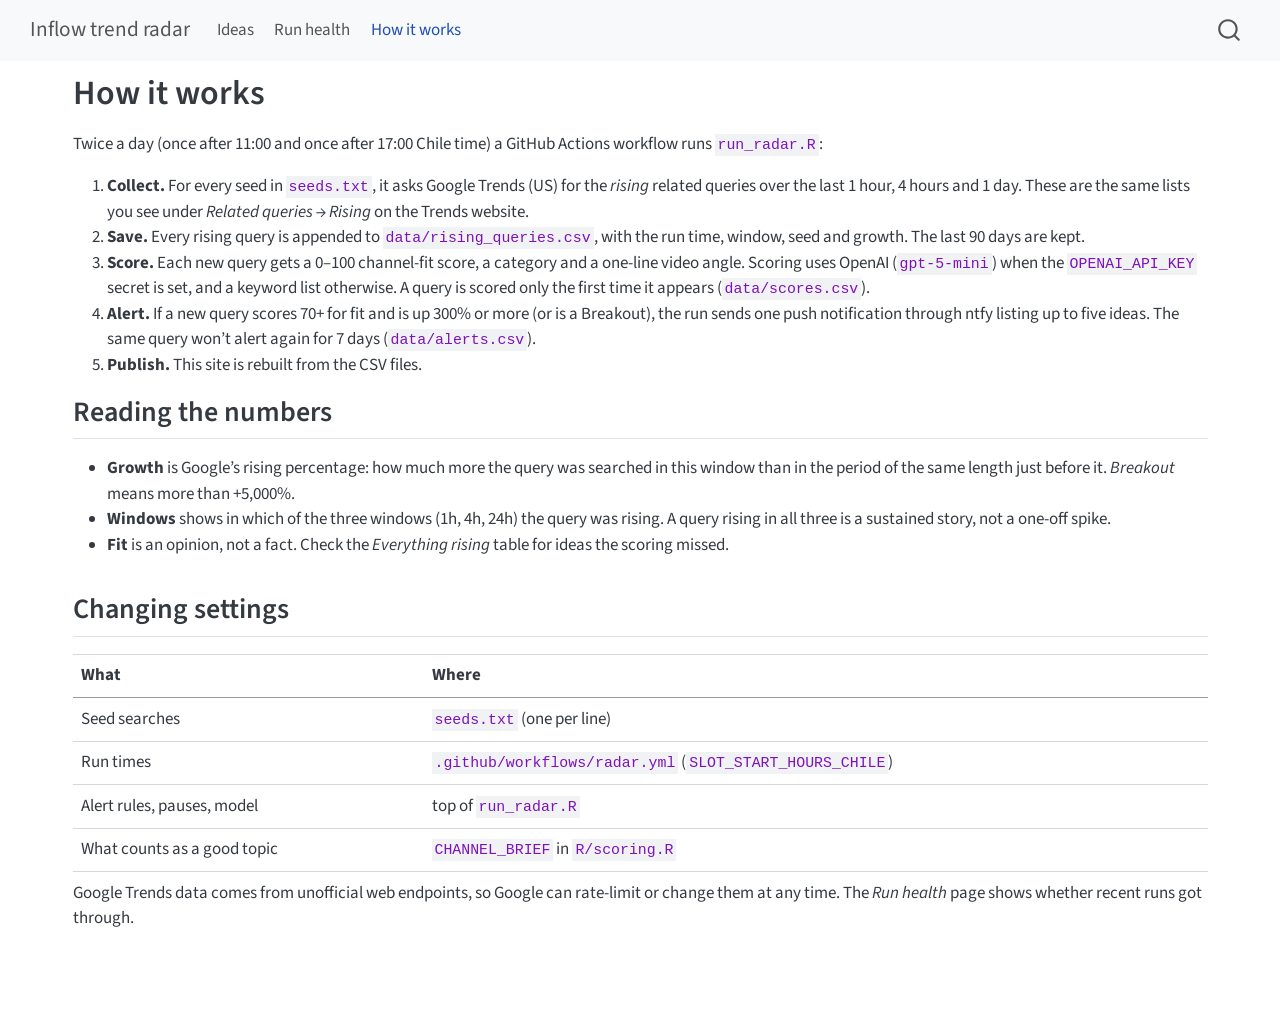
<file: about.html>
<!DOCTYPE html>
<html xmlns="http://www.w3.org/1999/xhtml" lang="en" xml:lang="en"><head>

<meta charset="utf-8">
<meta name="generator" content="quarto-1.11.9">

<meta name="viewport" content="width=device-width, initial-scale=1.0, user-scalable=yes">


<title>How it works – Inflow trend radar</title>
<style>
/* Default styles provided by pandoc.
** See https://pandoc.org/MANUAL.html#variables-for-html for config info.
*/
span.smallcaps{font-variant: small-caps;}
div.columns{display: flex; gap: 1.5em;}
div.column{flex: auto;}
@media screen {
div.columns{gap: min(4vw, 1.5em);}
div.column{overflow-x: auto;}
}
div.hanging-indent{margin-left: 1.5em; text-indent: -1.5em;}
ul.task-list{list-style: none;}
ul.task-list li input[type="checkbox"] {
  width: 0.8em;
  margin: 0 0.8em 0.2em -1em; /* quarto-specific, see https://github.com/quarto-dev/quarto-cli/issues/4556 */ 
  vertical-align: middle;
}
</style>


<script src="site_libs/quarto-nav/quarto-nav.js"></script>
<script src="site_libs/quarto-nav/headroom.min.js"></script>
<script src="site_libs/clipboard/clipboard.min.js"></script>
<script src="site_libs/quarto-search/autocomplete.umd.js"></script>
<script src="site_libs/quarto-search/fuse.min.js"></script>
<script src="site_libs/quarto-search/quarto-search.js"></script>
<meta name="quarto:offset" content="./">
<script src="site_libs/quarto-html/quarto.js" type="module"></script>
<script src="site_libs/quarto-html/tabsets/tabsets.js" type="module"></script>
<script src="site_libs/quarto-html/scrollable-regions/scrollable-regions.js" type="module"></script>
<script src="site_libs/quarto-html/popper.min.js"></script>
<script src="site_libs/quarto-html/tippy.umd.min.js"></script>
<script src="site_libs/quarto-html/anchor.min.js"></script>
<link href="site_libs/quarto-html/tippy.css" rel="stylesheet">
<link href="site_libs/quarto-html/quarto-syntax-highlighting-63b5708e65d6cd79cd7618c58d0c21e7.css" rel="stylesheet" id="quarto-text-highlighting-styles">
<script src="site_libs/bootstrap/bootstrap.min.js"></script>
<link href="site_libs/bootstrap/bootstrap-icons.css" rel="stylesheet">
<link href="site_libs/bootstrap/bootstrap-48eea8e06ff06eb442a2daacfce5ac08.min.css" rel="stylesheet" append-hash="true" id="quarto-bootstrap" data-mode="light">
<script id="quarto-search-options" type="application/json">{
  "location": "navbar",
  "copy-button": false,
  "collapse-after": 3,
  "panel-placement": "end",
  "type": "overlay",
  "limit": 50,
  "keyboard-shortcut": [
    "f",
    "/",
    "s"
  ],
  "show-item-context": false,
  "language": {
    "search-no-results-text": "No results",
    "search-matching-documents-text": "matching documents",
    "search-copy-link-title": "Copy link to search",
    "search-hide-matches-text": "Hide additional matches",
    "search-more-match-text": "more match in this document",
    "search-more-matches-text": "more matches in this document",
    "search-clear-button-title": "Clear",
    "search-text-placeholder": "",
    "search-detached-cancel-button-title": "Cancel",
    "search-submit-button-title": "Submit",
    "search-label": "Search"
  }
}</script>


<link rel="stylesheet" href="styles.css">
</head>

<body class="nav-fixed quarto-light"><a id="quarto-skip-link" class="visually-hidden-focusable" href="#quarto-document-content">Skip to main content</a>

<div id="quarto-search-results"></div>
  <header id="quarto-header" class="headroom fixed-top">
    <nav class="navbar navbar-expand-lg " data-bs-theme="dark" aria-label="Site">
      <div class="navbar-container container-fluid">
      <div class="navbar-brand-container mx-auto">
    <a class="navbar-brand" href="./index.html">
    <span class="navbar-title">Inflow trend radar</span>
    </a>
  </div>
          <button class="navbar-toggler" type="button" data-bs-toggle="collapse" data-bs-target="#navbarCollapse" aria-controls="navbarCollapse" aria-expanded="false" aria-label="Toggle navigation" onclick="if (window.quartoToggleHeadroom) { window.quartoToggleHeadroom(); }">
  <span class="navbar-toggler-icon"></span>
</button>
          <div class="collapse navbar-collapse" id="navbarCollapse">
            <ul class="navbar-nav navbar-nav-scroll me-auto">
  <li class="nav-item">
    <a class="nav-link" href="./index.html"> 
<span class="menu-text">Ideas</span></a>
  </li>  
  <li class="nav-item">
    <a class="nav-link" href="./health.html"> 
<span class="menu-text">Run health</span></a>
  </li>  
  <li class="nav-item">
    <a class="nav-link active" href="./about.html" aria-current="page"> 
<span class="menu-text">How it works</span></a>
  </li>  
</ul>
          </div> <!-- /navcollapse -->
            <div class="quarto-navbar-tools">
</div>
            <div id="quarto-search" class="" title="Search"></div>
      </div> <!-- /container-fluid -->
    </nav>
</header>
<!-- content -->
<div id="quarto-content" class="quarto-container page-columns page-rows-contents page-layout-full page-navbar">
<!-- sidebar -->
<!-- margin-sidebar -->
    
<!-- main -->
<main class="content column-page" id="quarto-document-content" tabindex="-1">

<header id="title-block-header" class="quarto-title-block default">
<div class="quarto-title">
<h1 class="title">How it works</h1>
</div>



<div class="quarto-title-meta column-page">

    
  
    
  </div>
  


</header>


<p>Twice a day (once after 11:00 and once after 17:00 Chile time) a GitHub Actions workflow runs <code>run_radar.R</code>:</p>
<ol type="1">
<li><strong>Collect.</strong> For every seed in <code>seeds.txt</code>, it asks Google Trends (US) for the <em>rising</em> related queries over the last 1 hour, 4 hours and 1 day. These are the same lists you see under <em>Related queries → Rising</em> on the Trends website.</li>
<li><strong>Save.</strong> Every rising query is appended to <code>data/rising_queries.csv</code>, with the run time, window, seed and growth. The last 90 days are kept.</li>
<li><strong>Score.</strong> Each new query gets a 0–100 channel-fit score, a category and a one-line video angle. Scoring uses OpenAI (<code>gpt-5-mini</code>) when the <code>OPENAI_API_KEY</code> secret is set, and a keyword list otherwise. A query is scored only the first time it appears (<code>data/scores.csv</code>).</li>
<li><strong>Alert.</strong> If a new query scores 70+ for fit and is up 300% or more (or is a Breakout), the run sends one push notification through ntfy listing up to five ideas. The same query won’t alert again for 7 days (<code>data/alerts.csv</code>).</li>
<li><strong>Publish.</strong> This site is rebuilt from the CSV files.</li>
</ol>
<section id="reading-the-numbers" class="level2">
<h2 class="anchored" data-anchor-id="reading-the-numbers">Reading the numbers</h2>
<ul>
<li><strong>Growth</strong> is Google’s rising percentage: how much more the query was searched in this window than in the period of the same length just before it. <em>Breakout</em> means more than +5,000%.</li>
<li><strong>Windows</strong> shows in which of the three windows (1h, 4h, 24h) the query was rising. A query rising in all three is a sustained story, not a one-off spike.</li>
<li><strong>Fit</strong> is an opinion, not a fact. Check the <em>Everything rising</em> table for ideas the scoring missed.</li>
</ul>
</section>
<section id="changing-settings" class="level2">
<h2 class="anchored" data-anchor-id="changing-settings">Changing settings</h2>
<table class="caption-top table">
<thead>
<tr class="header">
<th>What</th>
<th>Where</th>
</tr>
</thead>
<tbody>
<tr class="odd">
<td>Seed searches</td>
<td><code>seeds.txt</code> (one per line)</td>
</tr>
<tr class="even">
<td>Run times</td>
<td><code>.github/workflows/radar.yml</code> (<code>SLOT_START_HOURS_CHILE</code>)</td>
</tr>
<tr class="odd">
<td>Alert rules, pauses, model</td>
<td>top of <code>run_radar.R</code></td>
</tr>
<tr class="even">
<td>What counts as a good topic</td>
<td><code>CHANNEL_BRIEF</code> in <code>R/scoring.R</code></td>
</tr>
</tbody>
</table>
<p>Google Trends data comes from unofficial web endpoints, so Google can rate-limit or change them at any time. The <em>Run health</em> page shows whether recent runs got through.</p>


</section>

</main> <!-- /main -->
<script id="quarto-html-after-body" type="application/javascript">
  window.document.addEventListener("DOMContentLoaded", function (event) {
    const icon = "";
    const anchorJS = new window.AnchorJS();
    anchorJS.options = {
      placement: 'right',
      icon: icon
    };
    anchorJS.add('.anchored');
    const isCodeAnnotation = (el) => {
      for (const clz of el.classList) {
        if (clz.startsWith('code-annotation-')) {                     
          return true;
        }
      }
      return false;
    }
    const onCopySuccess = function(e) {
      // button target
      const button = e.trigger;
      // don't keep focus
      button.blur();
      // flash "checked"
      button.classList.add('code-copy-button-checked');
      var currentTitle = button.getAttribute("title");
      button.setAttribute("title", "Copied!");
      let tooltip;
      if (window.bootstrap) {
        button.setAttribute("data-bs-toggle", "tooltip");
        button.setAttribute("data-bs-placement", "left");
        button.setAttribute("data-bs-title", "Copied!");
        tooltip = new bootstrap.Tooltip(button, 
          { trigger: "manual", 
            customClass: "code-copy-button-tooltip",
            offset: [0, -8]});
        tooltip.show();    
      }
      setTimeout(function() {
        if (tooltip) {
          tooltip.hide();
          button.removeAttribute("data-bs-title");
          button.removeAttribute("data-bs-toggle");
          button.removeAttribute("data-bs-placement");
        }
        button.setAttribute("title", currentTitle);
        button.classList.remove('code-copy-button-checked');
      }, 1000);
      // clear code selection
      e.clearSelection();
    }
    const getTextToCopy = function(trigger) {
      const outerScaffold = trigger.parentElement.cloneNode(true);
      const codeEl = outerScaffold.querySelector('code');
      for (const childEl of codeEl.children) {
        if (isCodeAnnotation(childEl)) {
          childEl.remove();
        }
      }
      return codeEl.innerText;
    }
    const clipboard = new window.ClipboardJS('.code-copy-button:not([data-in-quarto-modal])', {
      text: getTextToCopy
    });
    clipboard.on('success', onCopySuccess);
    if (window.document.getElementById('quarto-embedded-source-code-modal')) {
      const clipboardModal = new window.ClipboardJS('.code-copy-button[data-in-quarto-modal]', {
        text: getTextToCopy,
        container: window.document.getElementById('quarto-embedded-source-code-modal')
      });
      clipboardModal.on('success', onCopySuccess);
    }
      var localhostRegex = new RegExp(/^(?:http|https):\/\/localhost\:?[0-9]*\//);
      var mailtoRegex = new RegExp(/^mailto:/);
        var filterRegex = new RegExp("https:\/\/JosePenaS\.github\.io\/inflow_tracker\/");
      const newWindowLabel = "(opens in a new tab)";
      const newWindowNoteId = "quarto-ext-newwindow-label";
      // Links reference one hidden label through aria-describedby, so the
      // announcement never changes their accessible name.
      var describeNewWindow = (link) => {
        if (!window.document.getElementById(newWindowNoteId)) {
          var newWindowNote = window.document.createElement("span");
          newWindowNote.id = newWindowNoteId;
          newWindowNote.hidden = true;
          newWindowNote.textContent = newWindowLabel;
          window.document.body.appendChild(newWindowNote);
        }
        var describedBy = (link.getAttribute("aria-describedby") || "").split(/\s+/).filter(Boolean);
        if (!describedBy.includes(newWindowNoteId)) {
          describedBy.push(newWindowNoteId);
          link.setAttribute("aria-describedby", describedBy.join(" "));
        }
      }
      var isInternal = (href) => {
          return filterRegex.test(href) || localhostRegex.test(href) || mailtoRegex.test(href);
      }
      // Inspect non-navigation links and adorn them if external
      window.quartoDecorateExternalLinks = function (root) {
     var links = (root || window.document).querySelectorAll('a[href]:not(.nav-link):not(.navbar-brand):not(.toc-action):not(.sidebar-link):not(.sidebar-item-toggle):not(.pagination-link):not(.no-external):not([aria-hidden]):not(.dropdown-item):not(.quarto-navigation-tool):not(.about-link)');
      for (var i=0; i<links.length; i++) {
        const link = links[i];
        if (!isInternal(link.href)) {
          // undo the damage that might have been done by quarto-nav.js in the case of
          // links that we want to consider external
          if (link.dataset.originalHref !== undefined) {
            link.href = link.dataset.originalHref;
          }
            // target, if specified
            link.setAttribute("target", "_blank");
            if (link.getAttribute("rel") === null) {
              link.setAttribute("rel", "noopener");
            }
            describeNewWindow(link);
          if (!link.classList.contains('no-external-icon')) {
          }
        }
      }
      };
      window.quartoDecorateExternalLinks(window.document);
    // Esc closes the popup (WCAG 1.4.13) and focus leaving both trigger and
    // popup closes it (WCAG 2.4.11); tippy handles neither for interactive popups.
    const hideOnEscAndFocusOut = {
      name: 'hideOnEscAndFocusOut',
      defaultValue: true,
      fn(instance) {
        const dismiss = () => {
          // A show scheduled by the trigger delay would otherwise reopen it
          instance.clearDelayTimeouts();
          instance.hide();
        };
        const onKeyDown = (event) => {
          if (event.key !== 'Escape') {
            return;
          }
          // Keep Esc from also reaching page handlers (e.g. reveal.js overview),
          // except an open reveal.js slide menu, which Esc should close too.
          // The menu handles keys only when its keyboard option is on.
          const menuHandlesEsc = window.Reveal?.getPlugin?.('menu')?.isOpen() &&
            window.Reveal.getConfig().menu?.keyboard !== false;
          if (!menuHandlesEsc) {
            event.stopPropagation();
          }
          if (instance.popper.contains(window.document.activeElement)) {
            // Disabled while refocusing so the focus trigger does not reopen it
            instance.disable();
            instance.reference.focus();
            instance.enable();
          }
          dismiss();
        };
        const onFocusOut = (event) => {
          const target = event.relatedTarget;
          if (target && !instance.reference.contains(target) &&
              !instance.popper.contains(target)) {
            dismiss();
          }
        };
        // On the trigger too: a click trigger (code-annotations: select) has no
        // blur handling. Attached for the instance's lifetime so leaving the
        // trigger also cancels a show still pending on the trigger delay.
        instance.reference.addEventListener('focusout', onFocusOut);
        return {
          onShow() {
            window.document.addEventListener('keydown', onKeyDown, true);
            instance.popper.addEventListener('focusout', onFocusOut);
          },
          onHide() {
            window.document.removeEventListener('keydown', onKeyDown, true);
            instance.popper.removeEventListener('focusout', onFocusOut);
          },
          onDestroy() {
            instance.reference.removeEventListener('focusout', onFocusOut);
          },
        };
      },
    };
    function tippyHover(el, contentFn, onTriggerFn, onUntriggerFn) {
      const config = {
        allowHTML: true,
        maxWidth: 500,
        delay: 100,
        arrow: false,
        appendTo: function(el) {
            return el.parentElement;
        },
        interactive: true,
        interactiveBorder: 10,
        theme: 'quarto',
        placement: 'bottom-start',
        plugins: [hideOnEscAndFocusOut],
      };
      if (contentFn) {
        config.content = contentFn;
      }
      if (onTriggerFn) {
        config.onTrigger = onTriggerFn;
      }
      if (onUntriggerFn) {
        config.onUntrigger = onUntriggerFn;
      }
      window.tippy(el, config); 
    }
    const noterefs = window.document.querySelectorAll('a[role="doc-noteref"]');
    for (var i=0; i<noterefs.length; i++) {
      const ref = noterefs[i];
      tippyHover(ref, function() {
        // use id or data attribute instead here
        let href = ref.getAttribute('data-footnote-href') || ref.getAttribute('href');
        try { href = new URL(href).hash; } catch {}
        const id = href.replace(/^#\/?/, "");
        const note = window.document.getElementById(id);
        if (note) {
          return note.innerHTML;
        } else {
          return "";
        }
      });
    }
    const xrefs = window.document.querySelectorAll('a.quarto-xref');
    const processXRef = (id, note) => {
      // Strip column container classes
      const stripColumnClz = (el) => {
        el.classList.remove("page-full", "page-columns");
        if (el.children) {
          for (const child of el.children) {
            stripColumnClz(child);
          }
        }
      }
      stripColumnClz(note)
      if (id === null || id.startsWith('sec-')) {
        // Special case sections, only their first couple elements
        const container = document.createElement("div");
        if (note.children && note.children.length > 2) {
          container.appendChild(note.children[0].cloneNode(true));
          for (let i = 1; i < note.children.length; i++) {
            const child = note.children[i];
            if (child.tagName === "P" && child.innerText === "") {
              continue;
            } else {
              container.appendChild(child.cloneNode(true));
              break;
            }
          }
          if (window.Quarto?.typesetMath) {
            window.Quarto.typesetMath(container);
          }
          return container.innerHTML
        } else {
          if (window.Quarto?.typesetMath) {
            window.Quarto.typesetMath(note);
          }
          return note.innerHTML;
        }
      } else {
        // Remove any anchor links if they are present
        const anchorLink = note.querySelector('a.anchorjs-link');
        if (anchorLink) {
          anchorLink.remove();
        }
        if (window.Quarto?.typesetMath) {
          window.Quarto.typesetMath(note);
        }
        if (note.classList.contains("callout")) {
          return note.outerHTML;
        } else {
          return note.innerHTML;
        }
      }
    }
    for (var i=0; i<xrefs.length; i++) {
      const xref = xrefs[i];
      tippyHover(xref, undefined, function(instance) {
        instance.disable();
        let url = xref.getAttribute('href');
        let hash = undefined; 
        if (url.startsWith('#')) {
          hash = url;
        } else {
          try { hash = new URL(url).hash; } catch {}
        }
        if (hash) {
          const id = hash.replace(/^#\/?/, "");
          const note = window.document.getElementById(id);
          if (note !== null) {
            try {
              const html = processXRef(id, note.cloneNode(true));
              instance.setContent(html);
            } finally {
              instance.enable();
              instance.show();
            }
          } else {
            // See if we can fetch this
            fetch(url.split('#')[0])
            .then(res => res.text())
            .then(html => {
              const parser = new DOMParser();
              const htmlDoc = parser.parseFromString(html, "text/html");
              const note = htmlDoc.getElementById(id);
              if (note !== null) {
                const html = processXRef(id, note);
                instance.setContent(html);
              } 
            }).finally(() => {
              instance.enable();
              instance.show();
            });
          }
        } else {
          // See if we can fetch a full url (with no hash to target)
          // This is a special case and we should probably do some content thinning / targeting
          fetch(url)
          .then(res => res.text())
          .then(html => {
            const parser = new DOMParser();
            const htmlDoc = parser.parseFromString(html, "text/html");
            const note = htmlDoc.querySelector('main.content');
            if (note !== null) {
              // This should only happen for chapter cross references
              // (since there is no id in the URL)
              // remove the first header
              if (note.children.length > 0 && note.children[0].tagName === "HEADER") {
                note.children[0].remove();
              }
              const html = processXRef(null, note);
              instance.setContent(html);
            } 
          }).finally(() => {
            instance.enable();
            instance.show();
          });
        }
      }, function(instance) {
      });
    }
        let selectedAnnoteEl;
        const selectorForAnnotation = ( cell, annotation) => {
          let cellAttr = 'data-code-cell="' + cell + '"';
          let lineAttr = 'data-code-annotation="' +  annotation + '"';
          const selector = 'span[' + cellAttr + '][' + lineAttr + ']';
          return selector;
        }
        const selectCodeLines = (annoteEl) => {
          const doc = window.document;
          const targetCell = annoteEl.getAttribute("data-target-cell");
          const targetAnnotation = annoteEl.getAttribute("data-target-annotation");
          const annoteSpan = window.document.querySelector(selectorForAnnotation(targetCell, targetAnnotation));
          const lines = annoteSpan.getAttribute("data-code-lines").split(",");
          const lineIds = lines.map((line) => {
            return targetCell + "-" + line;
          })
          // Each band is positioned against its own containing block, which is
          // not the offsetParent of the lines, so place it from client rects.
          const placeBand = (band, firstEl, lastEl, codeBlock) => {
            const container = band.offsetParent;
            if (container === null) {
              return;
            }
            const containerRect = container.getBoundingClientRect();
            // Reveal.js scales slides with a transform, so convert client
            // pixels back to the CSS pixels of the container.
            const scale = containerRect.height / container.offsetHeight || 1;
            const firstRect = firstEl.getBoundingClientRect();
            const lastRect = lastEl.getBoundingClientRect();
            const top = (firstRect.top - containerRect.top) / scale - container.clientTop + container.scrollTop;
            const height = (lastRect.bottom - firstRect.top) / scale;
            band.style.top = top - 2 + "px";
            band.style.height = height + 4 + "px";
            if (codeBlock) {
              // Without the copy button wrapper, the containing block is wider
              // than the code block, so span the code block explicitly.
              const blockRect = codeBlock.getBoundingClientRect();
              band.style.left = (blockRect.left - containerRect.left) / scale - container.clientLeft + container.scrollLeft + "px";
              band.style.width = blockRect.width / scale + "px";
            }
          };
          if (lineIds.length > 0) {
            const el = window.document.getElementById(lineIds[0]);
            const lastEl = window.document.getElementById(lineIds[lineIds.length - 1]);
            const parent = el.parentElement.parentElement;
            // cook up a div (if necessary) and position it
            let div = window.document.getElementById("code-annotation-line-highlight");
            if (div === null) {
              div = window.document.createElement("div");
              div.setAttribute("id", "code-annotation-line-highlight");
              div.style.position = 'absolute';
              parent.appendChild(div);
            }
            placeBand(div, el, lastEl, parent.closest("div.sourceCode") || parent);
            let gutterDiv = window.document.getElementById("code-annotation-line-highlight-gutter");
            if (gutterDiv === null) {
              gutterDiv = window.document.createElement("div");
              gutterDiv.setAttribute("id", "code-annotation-line-highlight-gutter");
              gutterDiv.style.position = 'absolute';
              const codeCell = window.document.getElementById(targetCell);
              const gutter = codeCell.querySelector('.code-annotation-gutter');
              gutter.appendChild(gutterDiv);
            }
            placeBand(gutterDiv, el, lastEl);
            selectedAnnoteEl = annoteEl;
          }
        };
        const unselectCodeLines = () => {
          const elementsIds = ["code-annotation-line-highlight", "code-annotation-line-highlight-gutter"];
          elementsIds.forEach((elId) => {
            const div = window.document.getElementById(elId);
            if (div) {
              div.remove();
            }
          });
          selectedAnnoteEl = undefined;
        };
          // Handle positioning of the toggle
      window.addEventListener(
        "resize",
        throttle(() => {
          elRect = undefined;
          if (selectedAnnoteEl) {
            selectCodeLines(selectedAnnoteEl);
          }
        }, 10)
      );
      function throttle(fn, ms) {
      let throttle = false;
      let timer;
        return (...args) => {
          if(!throttle) { // first call gets through
              fn.apply(this, args);
              throttle = true;
          } else { // all the others get throttled
              if(timer) clearTimeout(timer); // cancel #2
              timer = setTimeout(() => {
                fn.apply(this, args);
                timer = throttle = false;
              }, ms);
          }
        };
      }
        // Attach click handler to the DT
        const annoteDls = window.document.querySelectorAll('dt[data-target-cell]');
        for (const annoteDlNode of annoteDls) {
          annoteDlNode.addEventListener('click', (event) => {
            const clickedEl = event.target;
            if (clickedEl !== selectedAnnoteEl) {
              unselectCodeLines();
              const activeEl = window.document.querySelector('dt[data-target-cell].code-annotation-active');
              if (activeEl) {
                activeEl.classList.remove('code-annotation-active');
              }
              selectCodeLines(clickedEl);
              clickedEl.classList.add('code-annotation-active');
            } else {
              // Unselect the line
              unselectCodeLines();
              clickedEl.classList.remove('code-annotation-active');
            }
          });
        }
    const findCites = (el) => {
      const parentEl = el.parentElement;
      if (parentEl) {
        const cites = parentEl.dataset.cites;
        if (cites) {
          return {
            el,
            cites: cites.split(' ')
          };
        } else {
          return findCites(el.parentElement)
        }
      } else {
        return undefined;
      }
    };
    var bibliorefs = window.document.querySelectorAll('a[role="doc-biblioref"]');
    for (var i=0; i<bibliorefs.length; i++) {
      const ref = bibliorefs[i];
      const citeInfo = findCites(ref);
      if (citeInfo) {
        tippyHover(citeInfo.el, function() {
          var popup = window.document.createElement('div');
          citeInfo.cites.forEach(function(cite) {
            var citeDiv = window.document.createElement('div');
            citeDiv.classList.add('hanging-indent');
            citeDiv.classList.add('csl-entry');
            var biblioDiv = window.document.getElementById('ref-' + cite);
            if (biblioDiv) {
              citeDiv.innerHTML = biblioDiv.innerHTML;
            }
            popup.appendChild(citeDiv);
          });
          return popup.innerHTML;
        });
      }
    }
  });
  </script>
  <script type="application/javascript">
  window.quartoScrollableRegionsLabels = {"code":"Scrollable code","output":"Scrollable output"};
  </script>
</div> <!-- /content -->




</body></html>
</file>
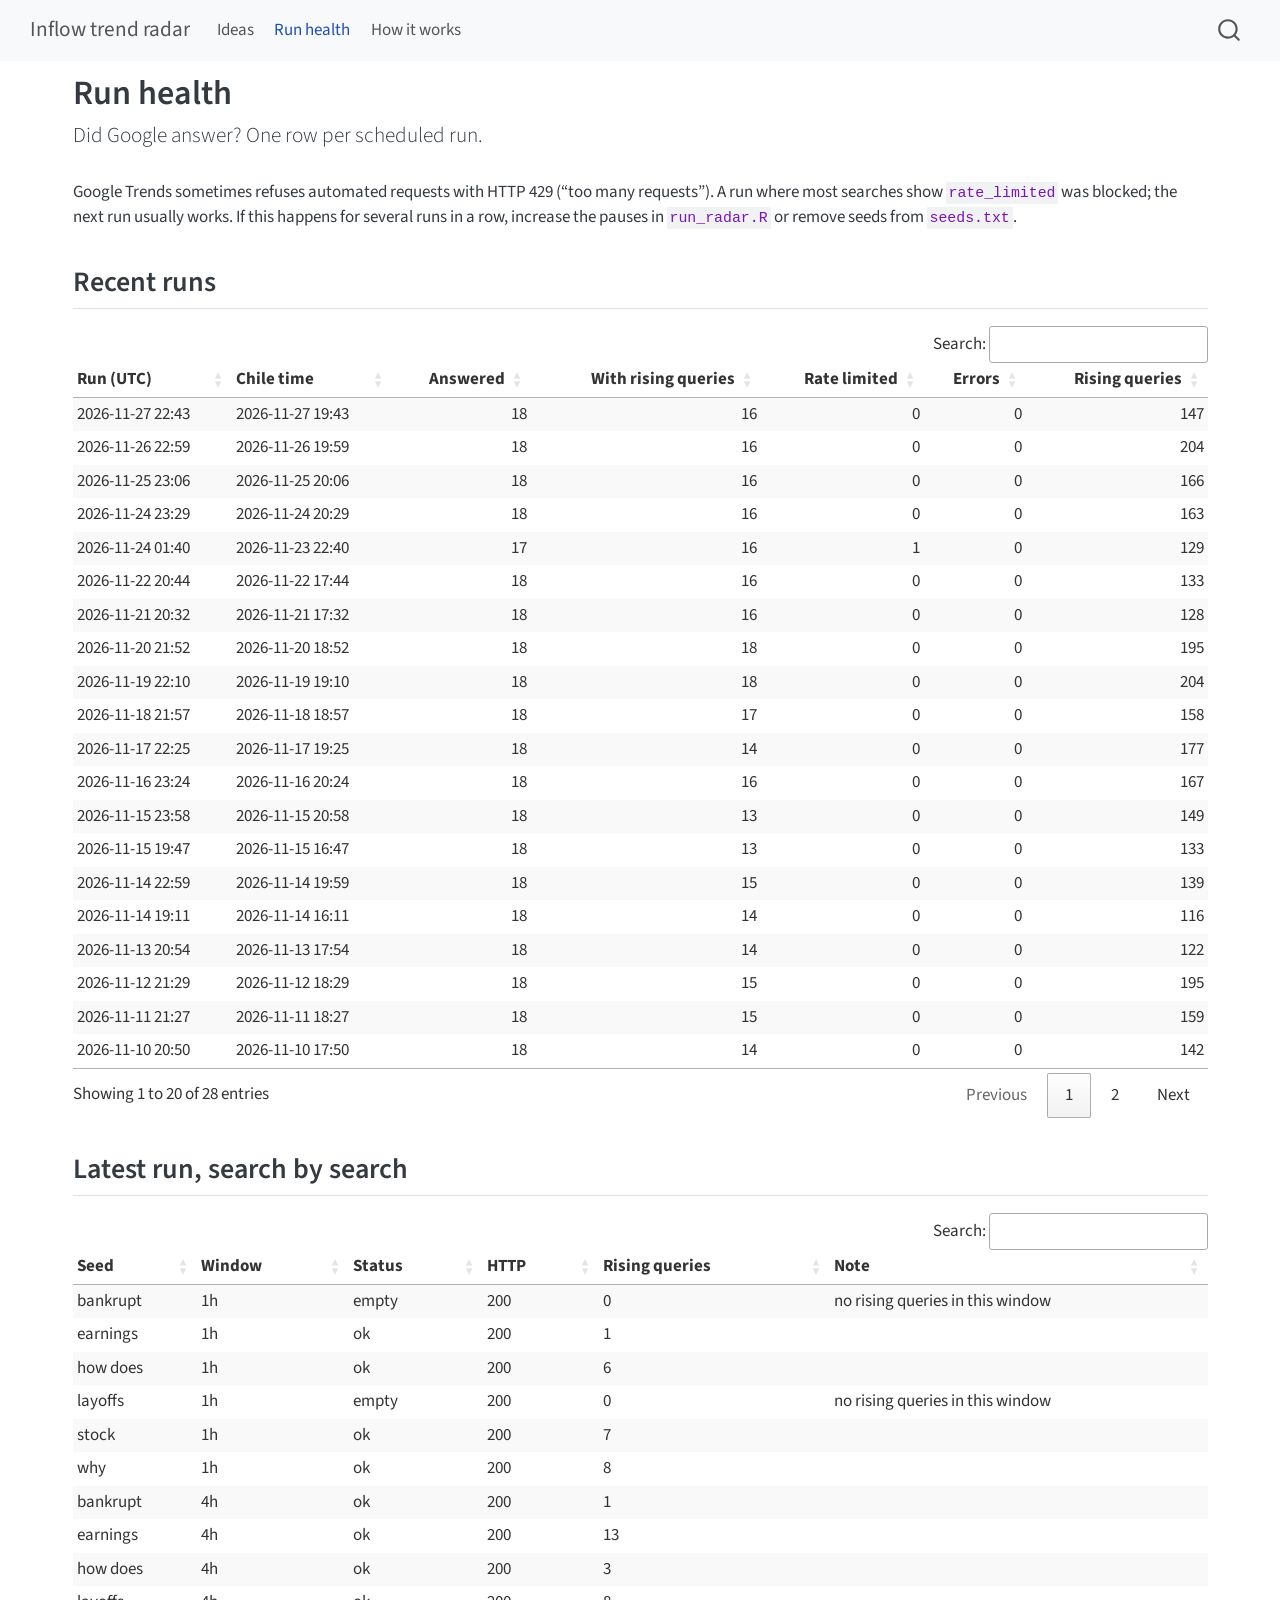
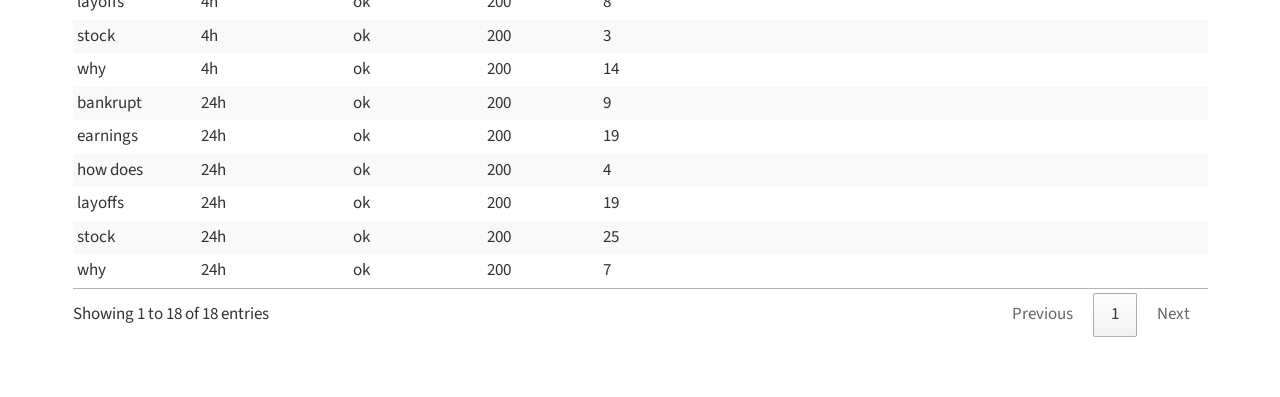
<file: health.html>
<!DOCTYPE html>
<html xmlns="http://www.w3.org/1999/xhtml" lang="en" xml:lang="en"><head>

<meta charset="utf-8">
<meta name="generator" content="quarto-1.11.9">

<meta name="viewport" content="width=device-width, initial-scale=1.0, user-scalable=yes">


<title>Run health – Inflow trend radar</title>
<style>
/* Default styles provided by pandoc.
** See https://pandoc.org/MANUAL.html#variables-for-html for config info.
*/
span.smallcaps{font-variant: small-caps;}
div.columns{display: flex; gap: 1.5em;}
div.column{flex: auto;}
@media screen {
div.columns{gap: min(4vw, 1.5em);}
div.column{overflow-x: auto;}
}
div.hanging-indent{margin-left: 1.5em; text-indent: -1.5em;}
ul.task-list{list-style: none;}
ul.task-list li input[type="checkbox"] {
  width: 0.8em;
  margin: 0 0.8em 0.2em -1em; /* quarto-specific, see https://github.com/quarto-dev/quarto-cli/issues/4556 */ 
  vertical-align: middle;
}
</style>


<script src="site_libs/quarto-nav/quarto-nav.js"></script>
<script src="site_libs/quarto-nav/headroom.min.js"></script>
<script src="site_libs/clipboard/clipboard.min.js"></script>
<script src="site_libs/quarto-search/autocomplete.umd.js"></script>
<script src="site_libs/quarto-search/fuse.min.js"></script>
<script src="site_libs/quarto-search/quarto-search.js"></script>
<meta name="quarto:offset" content="./">
<script src="site_libs/quarto-html/quarto.js" type="module"></script>
<script src="site_libs/quarto-html/tabsets/tabsets.js" type="module"></script>
<script src="site_libs/quarto-html/scrollable-regions/scrollable-regions.js" type="module"></script>
<script src="site_libs/quarto-html/popper.min.js"></script>
<script src="site_libs/quarto-html/tippy.umd.min.js"></script>
<script src="site_libs/quarto-html/anchor.min.js"></script>
<link href="site_libs/quarto-html/tippy.css" rel="stylesheet">
<link href="site_libs/quarto-html/quarto-syntax-highlighting-63b5708e65d6cd79cd7618c58d0c21e7.css" rel="stylesheet" id="quarto-text-highlighting-styles">
<script src="site_libs/bootstrap/bootstrap.min.js"></script>
<link href="site_libs/bootstrap/bootstrap-icons.css" rel="stylesheet">
<link href="site_libs/bootstrap/bootstrap-48eea8e06ff06eb442a2daacfce5ac08.min.css" rel="stylesheet" append-hash="true" id="quarto-bootstrap" data-mode="light">
<script id="quarto-search-options" type="application/json">{
  "location": "navbar",
  "copy-button": false,
  "collapse-after": 3,
  "panel-placement": "end",
  "type": "overlay",
  "limit": 50,
  "keyboard-shortcut": [
    "f",
    "/",
    "s"
  ],
  "show-item-context": false,
  "language": {
    "search-no-results-text": "No results",
    "search-matching-documents-text": "matching documents",
    "search-copy-link-title": "Copy link to search",
    "search-hide-matches-text": "Hide additional matches",
    "search-more-match-text": "more match in this document",
    "search-more-matches-text": "more matches in this document",
    "search-clear-button-title": "Clear",
    "search-text-placeholder": "",
    "search-detached-cancel-button-title": "Cancel",
    "search-submit-button-title": "Submit",
    "search-label": "Search"
  }
}</script>
<link href="site_libs/htmltools-fill-0.5.9/fill.css" rel="stylesheet">

<script src="site_libs/htmlwidgets-1.6.4/htmlwidgets.js"></script>

<link href="site_libs/datatables-css-0.0.0/datatables-crosstalk.css" rel="stylesheet">

<script src="site_libs/datatables-binding-0.34.0/datatables.js"></script>

<script src="site_libs/jquery-3.6.0/jquery-3.6.0.min.js"></script>

<link href="site_libs/dt-core-1.13.6/css/jquery.dataTables.min.css" rel="stylesheet">

<link href="site_libs/dt-core-1.13.6/css/jquery.dataTables.extra.css" rel="stylesheet">

<script src="site_libs/dt-core-1.13.6/js/jquery.dataTables.min.js"></script>

<link href="site_libs/crosstalk-1.2.2/css/crosstalk.min.css" rel="stylesheet">

<script src="site_libs/crosstalk-1.2.2/js/crosstalk.min.js"></script>



<link rel="stylesheet" href="styles.css">
</head>

<body class="nav-fixed quarto-light"><a id="quarto-skip-link" class="visually-hidden-focusable" href="#quarto-document-content">Skip to main content</a>

<div id="quarto-search-results"></div>
  <header id="quarto-header" class="headroom fixed-top">
    <nav class="navbar navbar-expand-lg " data-bs-theme="dark" aria-label="Site">
      <div class="navbar-container container-fluid">
      <div class="navbar-brand-container mx-auto">
    <a class="navbar-brand" href="./index.html">
    <span class="navbar-title">Inflow trend radar</span>
    </a>
  </div>
          <button class="navbar-toggler" type="button" data-bs-toggle="collapse" data-bs-target="#navbarCollapse" aria-controls="navbarCollapse" aria-expanded="false" aria-label="Toggle navigation" onclick="if (window.quartoToggleHeadroom) { window.quartoToggleHeadroom(); }">
  <span class="navbar-toggler-icon"></span>
</button>
          <div class="collapse navbar-collapse" id="navbarCollapse">
            <ul class="navbar-nav navbar-nav-scroll me-auto">
  <li class="nav-item">
    <a class="nav-link" href="./index.html"> 
<span class="menu-text">Ideas</span></a>
  </li>  
  <li class="nav-item">
    <a class="nav-link active" href="./health.html" aria-current="page"> 
<span class="menu-text">Run health</span></a>
  </li>  
  <li class="nav-item">
    <a class="nav-link" href="./about.html"> 
<span class="menu-text">How it works</span></a>
  </li>  
</ul>
          </div> <!-- /navcollapse -->
            <div class="quarto-navbar-tools">
</div>
            <div id="quarto-search" class="" title="Search"></div>
      </div> <!-- /container-fluid -->
    </nav>
</header>
<!-- content -->
<div id="quarto-content" class="quarto-container page-columns page-rows-contents page-layout-full page-navbar">
<!-- sidebar -->
<!-- margin-sidebar -->
    
<!-- main -->
<main class="content column-page" id="quarto-document-content" tabindex="-1">

<header id="title-block-header" class="quarto-title-block default">
<div class="quarto-title">
<h1 class="title">Run health</h1>
<p class="subtitle lead">Did Google answer? One row per scheduled run.</p>
</div>



<div class="quarto-title-meta column-page">

    
  
    
  </div>
  


</header>


<p>Google Trends sometimes refuses automated requests with HTTP 429 (“too many requests”). A run where most searches show <code>rate_limited</code> was blocked; the next run usually works. If this happens for several runs in a row, increase the pauses in <code>run_radar.R</code> or remove seeds from <code>seeds.txt</code>.</p>
<section id="recent-runs" class="level2">
<h2 class="anchored" data-anchor-id="recent-runs">Recent runs</h2>
<div class="cell">
<div class="cell-output-display">
<div class="datatables html-widget html-fill-item" id="htmlwidget-076ccecf1e2f90fc59b5" style="width:100%;height:auto;"></div>
<script type="application/json" data-for="htmlwidget-076ccecf1e2f90fc59b5">{"x":{"filter":"none","vertical":false,"data":[["2026-11-27 22:43","2026-11-26 22:59","2026-11-25 23:06","2026-11-24 23:29","2026-11-24 01:40","2026-11-22 20:44","2026-11-21 20:32","2026-11-20 21:52","2026-11-19 22:10","2026-11-18 21:57","2026-11-17 22:25","2026-11-16 23:24","2026-11-15 23:58","2026-11-15 19:47","2026-11-14 22:59","2026-11-14 19:11","2026-11-13 20:54","2026-11-12 21:29","2026-11-11 21:27","2026-11-10 20:50","2026-11-09 23:27","2026-11-08 22:54","2026-11-08 18:50","2026-11-07 22:46","2026-11-07 18:48","2026-11-06 20:27","2026-11-05 21:29","2026-11-05 15:22"],["2026-11-27 19:43","2026-11-26 19:59","2026-11-25 20:06","2026-11-24 20:29","2026-11-23 22:40","2026-11-22 17:44","2026-11-21 17:32","2026-11-20 18:52","2026-11-19 19:10","2026-11-18 18:57","2026-11-17 19:25","2026-11-16 20:24","2026-11-15 20:58","2026-11-15 16:47","2026-11-14 19:59","2026-11-14 16:11","2026-11-13 17:54","2026-11-12 18:29","2026-11-11 18:27","2026-11-10 17:50","2026-11-09 20:27","2026-11-08 19:54","2026-11-08 15:50","2026-11-07 19:46","2026-11-07 15:48","2026-11-06 17:27","2026-11-05 18:29","2026-11-05 12:22"],[18,18,18,18,17,18,18,18,18,18,18,18,18,18,18,18,18,18,18,18,18,18,18,18,18,18,18,18],[16,16,16,16,16,16,16,18,18,17,14,16,13,13,15,14,14,15,15,14,16,15,14,15,15,14,16,16],[0,0,0,0,1,0,0,0,0,0,0,0,0,0,0,0,0,0,0,0,0,0,0,0,0,0,0,0],[0,0,0,0,0,0,0,0,0,0,0,0,0,0,0,0,0,0,0,0,0,0,0,0,0,0,0,0],[147,204,166,163,129,133,128,195,204,158,177,167,149,133,139,116,122,195,159,142,176,162,131,114,128,126,185,241]],"container":"<table class=\"compact stripe hover\">\n  <thead>\n    <tr>\n      <th>Run (UTC)<\/th>\n      <th>Chile time<\/th>\n      <th>Answered<\/th>\n      <th>With rising queries<\/th>\n      <th>Rate limited<\/th>\n      <th>Errors<\/th>\n      <th>Rising queries<\/th>\n    <\/tr>\n  <\/thead>\n<\/table>","options":{"pageLength":20,"order":[],"autoWidth":false,"scrollX":true,"dom":"ftip","columnDefs":[{"className":"dt-right","targets":[2,3,4,5,6]},{"name":"Run (UTC)","targets":0},{"name":"Chile time","targets":1},{"name":"Answered","targets":2},{"name":"With rising queries","targets":3},{"name":"Rate limited","targets":4},{"name":"Errors","targets":5},{"name":"Rising queries","targets":6}],"orderClasses":false,"lengthMenu":[10,20,25,50,100]}},"evals":[],"jsHooks":[]}</script>
</div>
</div>
</section>
<section id="latest-run-search-by-search" class="level2">
<h2 class="anchored" data-anchor-id="latest-run-search-by-search">Latest run, search by search</h2>
<div class="cell">
<div class="cell-output-display">
<div class="datatables html-widget html-fill-item" id="htmlwidget-06e9e0e6b38df2579695" style="width:100%;height:auto;"></div>
<script type="application/json" data-for="htmlwidget-06e9e0e6b38df2579695">{"x":{"filter":"none","vertical":false,"data":[["bankrupt","earnings","how does","layoffs","stock","why","bankrupt","earnings","how does","layoffs","stock","why","bankrupt","earnings","how does","layoffs","stock","why"],["1h","1h","1h","1h","1h","1h","4h","4h","4h","4h","4h","4h","24h","24h","24h","24h","24h","24h"],["empty","ok","ok","empty","ok","ok","ok","ok","ok","ok","ok","ok","ok","ok","ok","ok","ok","ok"],["200","200","200","200","200","200","200","200","200","200","200","200","200","200","200","200","200","200"],["0","1","6","0","7","8","1","13","3","8","3","14","9","19","4","19","25","7"],["no rising queries in this window",null,null,"no rising queries in this window",null,null,null,null,null,null,null,null,null,null,null,null,null,null]],"container":"<table class=\"compact stripe hover\">\n  <thead>\n    <tr>\n      <th>Seed<\/th>\n      <th>Window<\/th>\n      <th>Status<\/th>\n      <th>HTTP<\/th>\n      <th>Rising queries<\/th>\n      <th>Note<\/th>\n    <\/tr>\n  <\/thead>\n<\/table>","options":{"pageLength":30,"order":[],"autoWidth":false,"scrollX":true,"dom":"ftip","columnDefs":[{"name":"Seed","targets":0},{"name":"Window","targets":1},{"name":"Status","targets":2},{"name":"HTTP","targets":3},{"name":"Rising queries","targets":4},{"name":"Note","targets":5}],"orderClasses":false,"lengthMenu":[10,25,30,50,100]}},"evals":[],"jsHooks":[]}</script>
</div>
</div>


</section>

</main> <!-- /main -->
<script id="quarto-html-after-body" type="application/javascript">
  window.document.addEventListener("DOMContentLoaded", function (event) {
    const icon = "";
    const anchorJS = new window.AnchorJS();
    anchorJS.options = {
      placement: 'right',
      icon: icon
    };
    anchorJS.add('.anchored');
    const isCodeAnnotation = (el) => {
      for (const clz of el.classList) {
        if (clz.startsWith('code-annotation-')) {                     
          return true;
        }
      }
      return false;
    }
    const onCopySuccess = function(e) {
      // button target
      const button = e.trigger;
      // don't keep focus
      button.blur();
      // flash "checked"
      button.classList.add('code-copy-button-checked');
      var currentTitle = button.getAttribute("title");
      button.setAttribute("title", "Copied!");
      let tooltip;
      if (window.bootstrap) {
        button.setAttribute("data-bs-toggle", "tooltip");
        button.setAttribute("data-bs-placement", "left");
        button.setAttribute("data-bs-title", "Copied!");
        tooltip = new bootstrap.Tooltip(button, 
          { trigger: "manual", 
            customClass: "code-copy-button-tooltip",
            offset: [0, -8]});
        tooltip.show();    
      }
      setTimeout(function() {
        if (tooltip) {
          tooltip.hide();
          button.removeAttribute("data-bs-title");
          button.removeAttribute("data-bs-toggle");
          button.removeAttribute("data-bs-placement");
        }
        button.setAttribute("title", currentTitle);
        button.classList.remove('code-copy-button-checked');
      }, 1000);
      // clear code selection
      e.clearSelection();
    }
    const getTextToCopy = function(trigger) {
      const outerScaffold = trigger.parentElement.cloneNode(true);
      const codeEl = outerScaffold.querySelector('code');
      for (const childEl of codeEl.children) {
        if (isCodeAnnotation(childEl)) {
          childEl.remove();
        }
      }
      return codeEl.innerText;
    }
    const clipboard = new window.ClipboardJS('.code-copy-button:not([data-in-quarto-modal])', {
      text: getTextToCopy
    });
    clipboard.on('success', onCopySuccess);
    if (window.document.getElementById('quarto-embedded-source-code-modal')) {
      const clipboardModal = new window.ClipboardJS('.code-copy-button[data-in-quarto-modal]', {
        text: getTextToCopy,
        container: window.document.getElementById('quarto-embedded-source-code-modal')
      });
      clipboardModal.on('success', onCopySuccess);
    }
      var localhostRegex = new RegExp(/^(?:http|https):\/\/localhost\:?[0-9]*\//);
      var mailtoRegex = new RegExp(/^mailto:/);
        var filterRegex = new RegExp("https:\/\/JosePenaS\.github\.io\/inflow_tracker\/");
      const newWindowLabel = "(opens in a new tab)";
      const newWindowNoteId = "quarto-ext-newwindow-label";
      // Links reference one hidden label through aria-describedby, so the
      // announcement never changes their accessible name.
      var describeNewWindow = (link) => {
        if (!window.document.getElementById(newWindowNoteId)) {
          var newWindowNote = window.document.createElement("span");
          newWindowNote.id = newWindowNoteId;
          newWindowNote.hidden = true;
          newWindowNote.textContent = newWindowLabel;
          window.document.body.appendChild(newWindowNote);
        }
        var describedBy = (link.getAttribute("aria-describedby") || "").split(/\s+/).filter(Boolean);
        if (!describedBy.includes(newWindowNoteId)) {
          describedBy.push(newWindowNoteId);
          link.setAttribute("aria-describedby", describedBy.join(" "));
        }
      }
      var isInternal = (href) => {
          return filterRegex.test(href) || localhostRegex.test(href) || mailtoRegex.test(href);
      }
      // Inspect non-navigation links and adorn them if external
      window.quartoDecorateExternalLinks = function (root) {
     var links = (root || window.document).querySelectorAll('a[href]:not(.nav-link):not(.navbar-brand):not(.toc-action):not(.sidebar-link):not(.sidebar-item-toggle):not(.pagination-link):not(.no-external):not([aria-hidden]):not(.dropdown-item):not(.quarto-navigation-tool):not(.about-link)');
      for (var i=0; i<links.length; i++) {
        const link = links[i];
        if (!isInternal(link.href)) {
          // undo the damage that might have been done by quarto-nav.js in the case of
          // links that we want to consider external
          if (link.dataset.originalHref !== undefined) {
            link.href = link.dataset.originalHref;
          }
            // target, if specified
            link.setAttribute("target", "_blank");
            if (link.getAttribute("rel") === null) {
              link.setAttribute("rel", "noopener");
            }
            describeNewWindow(link);
          if (!link.classList.contains('no-external-icon')) {
          }
        }
      }
      };
      window.quartoDecorateExternalLinks(window.document);
    // Esc closes the popup (WCAG 1.4.13) and focus leaving both trigger and
    // popup closes it (WCAG 2.4.11); tippy handles neither for interactive popups.
    const hideOnEscAndFocusOut = {
      name: 'hideOnEscAndFocusOut',
      defaultValue: true,
      fn(instance) {
        const dismiss = () => {
          // A show scheduled by the trigger delay would otherwise reopen it
          instance.clearDelayTimeouts();
          instance.hide();
        };
        const onKeyDown = (event) => {
          if (event.key !== 'Escape') {
            return;
          }
          // Keep Esc from also reaching page handlers (e.g. reveal.js overview),
          // except an open reveal.js slide menu, which Esc should close too.
          // The menu handles keys only when its keyboard option is on.
          const menuHandlesEsc = window.Reveal?.getPlugin?.('menu')?.isOpen() &&
            window.Reveal.getConfig().menu?.keyboard !== false;
          if (!menuHandlesEsc) {
            event.stopPropagation();
          }
          if (instance.popper.contains(window.document.activeElement)) {
            // Disabled while refocusing so the focus trigger does not reopen it
            instance.disable();
            instance.reference.focus();
            instance.enable();
          }
          dismiss();
        };
        const onFocusOut = (event) => {
          const target = event.relatedTarget;
          if (target && !instance.reference.contains(target) &&
              !instance.popper.contains(target)) {
            dismiss();
          }
        };
        // On the trigger too: a click trigger (code-annotations: select) has no
        // blur handling. Attached for the instance's lifetime so leaving the
        // trigger also cancels a show still pending on the trigger delay.
        instance.reference.addEventListener('focusout', onFocusOut);
        return {
          onShow() {
            window.document.addEventListener('keydown', onKeyDown, true);
            instance.popper.addEventListener('focusout', onFocusOut);
          },
          onHide() {
            window.document.removeEventListener('keydown', onKeyDown, true);
            instance.popper.removeEventListener('focusout', onFocusOut);
          },
          onDestroy() {
            instance.reference.removeEventListener('focusout', onFocusOut);
          },
        };
      },
    };
    function tippyHover(el, contentFn, onTriggerFn, onUntriggerFn) {
      const config = {
        allowHTML: true,
        maxWidth: 500,
        delay: 100,
        arrow: false,
        appendTo: function(el) {
            return el.parentElement;
        },
        interactive: true,
        interactiveBorder: 10,
        theme: 'quarto',
        placement: 'bottom-start',
        plugins: [hideOnEscAndFocusOut],
      };
      if (contentFn) {
        config.content = contentFn;
      }
      if (onTriggerFn) {
        config.onTrigger = onTriggerFn;
      }
      if (onUntriggerFn) {
        config.onUntrigger = onUntriggerFn;
      }
      window.tippy(el, config); 
    }
    const noterefs = window.document.querySelectorAll('a[role="doc-noteref"]');
    for (var i=0; i<noterefs.length; i++) {
      const ref = noterefs[i];
      tippyHover(ref, function() {
        // use id or data attribute instead here
        let href = ref.getAttribute('data-footnote-href') || ref.getAttribute('href');
        try { href = new URL(href).hash; } catch {}
        const id = href.replace(/^#\/?/, "");
        const note = window.document.getElementById(id);
        if (note) {
          return note.innerHTML;
        } else {
          return "";
        }
      });
    }
    const xrefs = window.document.querySelectorAll('a.quarto-xref');
    const processXRef = (id, note) => {
      // Strip column container classes
      const stripColumnClz = (el) => {
        el.classList.remove("page-full", "page-columns");
        if (el.children) {
          for (const child of el.children) {
            stripColumnClz(child);
          }
        }
      }
      stripColumnClz(note)
      if (id === null || id.startsWith('sec-')) {
        // Special case sections, only their first couple elements
        const container = document.createElement("div");
        if (note.children && note.children.length > 2) {
          container.appendChild(note.children[0].cloneNode(true));
          for (let i = 1; i < note.children.length; i++) {
            const child = note.children[i];
            if (child.tagName === "P" && child.innerText === "") {
              continue;
            } else {
              container.appendChild(child.cloneNode(true));
              break;
            }
          }
          if (window.Quarto?.typesetMath) {
            window.Quarto.typesetMath(container);
          }
          return container.innerHTML
        } else {
          if (window.Quarto?.typesetMath) {
            window.Quarto.typesetMath(note);
          }
          return note.innerHTML;
        }
      } else {
        // Remove any anchor links if they are present
        const anchorLink = note.querySelector('a.anchorjs-link');
        if (anchorLink) {
          anchorLink.remove();
        }
        if (window.Quarto?.typesetMath) {
          window.Quarto.typesetMath(note);
        }
        if (note.classList.contains("callout")) {
          return note.outerHTML;
        } else {
          return note.innerHTML;
        }
      }
    }
    for (var i=0; i<xrefs.length; i++) {
      const xref = xrefs[i];
      tippyHover(xref, undefined, function(instance) {
        instance.disable();
        let url = xref.getAttribute('href');
        let hash = undefined; 
        if (url.startsWith('#')) {
          hash = url;
        } else {
          try { hash = new URL(url).hash; } catch {}
        }
        if (hash) {
          const id = hash.replace(/^#\/?/, "");
          const note = window.document.getElementById(id);
          if (note !== null) {
            try {
              const html = processXRef(id, note.cloneNode(true));
              instance.setContent(html);
            } finally {
              instance.enable();
              instance.show();
            }
          } else {
            // See if we can fetch this
            fetch(url.split('#')[0])
            .then(res => res.text())
            .then(html => {
              const parser = new DOMParser();
              const htmlDoc = parser.parseFromString(html, "text/html");
              const note = htmlDoc.getElementById(id);
              if (note !== null) {
                const html = processXRef(id, note);
                instance.setContent(html);
              } 
            }).finally(() => {
              instance.enable();
              instance.show();
            });
          }
        } else {
          // See if we can fetch a full url (with no hash to target)
          // This is a special case and we should probably do some content thinning / targeting
          fetch(url)
          .then(res => res.text())
          .then(html => {
            const parser = new DOMParser();
            const htmlDoc = parser.parseFromString(html, "text/html");
            const note = htmlDoc.querySelector('main.content');
            if (note !== null) {
              // This should only happen for chapter cross references
              // (since there is no id in the URL)
              // remove the first header
              if (note.children.length > 0 && note.children[0].tagName === "HEADER") {
                note.children[0].remove();
              }
              const html = processXRef(null, note);
              instance.setContent(html);
            } 
          }).finally(() => {
            instance.enable();
            instance.show();
          });
        }
      }, function(instance) {
      });
    }
        let selectedAnnoteEl;
        const selectorForAnnotation = ( cell, annotation) => {
          let cellAttr = 'data-code-cell="' + cell + '"';
          let lineAttr = 'data-code-annotation="' +  annotation + '"';
          const selector = 'span[' + cellAttr + '][' + lineAttr + ']';
          return selector;
        }
        const selectCodeLines = (annoteEl) => {
          const doc = window.document;
          const targetCell = annoteEl.getAttribute("data-target-cell");
          const targetAnnotation = annoteEl.getAttribute("data-target-annotation");
          const annoteSpan = window.document.querySelector(selectorForAnnotation(targetCell, targetAnnotation));
          const lines = annoteSpan.getAttribute("data-code-lines").split(",");
          const lineIds = lines.map((line) => {
            return targetCell + "-" + line;
          })
          // Each band is positioned against its own containing block, which is
          // not the offsetParent of the lines, so place it from client rects.
          const placeBand = (band, firstEl, lastEl, codeBlock) => {
            const container = band.offsetParent;
            if (container === null) {
              return;
            }
            const containerRect = container.getBoundingClientRect();
            // Reveal.js scales slides with a transform, so convert client
            // pixels back to the CSS pixels of the container.
            const scale = containerRect.height / container.offsetHeight || 1;
            const firstRect = firstEl.getBoundingClientRect();
            const lastRect = lastEl.getBoundingClientRect();
            const top = (firstRect.top - containerRect.top) / scale - container.clientTop + container.scrollTop;
            const height = (lastRect.bottom - firstRect.top) / scale;
            band.style.top = top - 2 + "px";
            band.style.height = height + 4 + "px";
            if (codeBlock) {
              // Without the copy button wrapper, the containing block is wider
              // than the code block, so span the code block explicitly.
              const blockRect = codeBlock.getBoundingClientRect();
              band.style.left = (blockRect.left - containerRect.left) / scale - container.clientLeft + container.scrollLeft + "px";
              band.style.width = blockRect.width / scale + "px";
            }
          };
          if (lineIds.length > 0) {
            const el = window.document.getElementById(lineIds[0]);
            const lastEl = window.document.getElementById(lineIds[lineIds.length - 1]);
            const parent = el.parentElement.parentElement;
            // cook up a div (if necessary) and position it
            let div = window.document.getElementById("code-annotation-line-highlight");
            if (div === null) {
              div = window.document.createElement("div");
              div.setAttribute("id", "code-annotation-line-highlight");
              div.style.position = 'absolute';
              parent.appendChild(div);
            }
            placeBand(div, el, lastEl, parent.closest("div.sourceCode") || parent);
            let gutterDiv = window.document.getElementById("code-annotation-line-highlight-gutter");
            if (gutterDiv === null) {
              gutterDiv = window.document.createElement("div");
              gutterDiv.setAttribute("id", "code-annotation-line-highlight-gutter");
              gutterDiv.style.position = 'absolute';
              const codeCell = window.document.getElementById(targetCell);
              const gutter = codeCell.querySelector('.code-annotation-gutter');
              gutter.appendChild(gutterDiv);
            }
            placeBand(gutterDiv, el, lastEl);
            selectedAnnoteEl = annoteEl;
          }
        };
        const unselectCodeLines = () => {
          const elementsIds = ["code-annotation-line-highlight", "code-annotation-line-highlight-gutter"];
          elementsIds.forEach((elId) => {
            const div = window.document.getElementById(elId);
            if (div) {
              div.remove();
            }
          });
          selectedAnnoteEl = undefined;
        };
          // Handle positioning of the toggle
      window.addEventListener(
        "resize",
        throttle(() => {
          elRect = undefined;
          if (selectedAnnoteEl) {
            selectCodeLines(selectedAnnoteEl);
          }
        }, 10)
      );
      function throttle(fn, ms) {
      let throttle = false;
      let timer;
        return (...args) => {
          if(!throttle) { // first call gets through
              fn.apply(this, args);
              throttle = true;
          } else { // all the others get throttled
              if(timer) clearTimeout(timer); // cancel #2
              timer = setTimeout(() => {
                fn.apply(this, args);
                timer = throttle = false;
              }, ms);
          }
        };
      }
        // Attach click handler to the DT
        const annoteDls = window.document.querySelectorAll('dt[data-target-cell]');
        for (const annoteDlNode of annoteDls) {
          annoteDlNode.addEventListener('click', (event) => {
            const clickedEl = event.target;
            if (clickedEl !== selectedAnnoteEl) {
              unselectCodeLines();
              const activeEl = window.document.querySelector('dt[data-target-cell].code-annotation-active');
              if (activeEl) {
                activeEl.classList.remove('code-annotation-active');
              }
              selectCodeLines(clickedEl);
              clickedEl.classList.add('code-annotation-active');
            } else {
              // Unselect the line
              unselectCodeLines();
              clickedEl.classList.remove('code-annotation-active');
            }
          });
        }
    const findCites = (el) => {
      const parentEl = el.parentElement;
      if (parentEl) {
        const cites = parentEl.dataset.cites;
        if (cites) {
          return {
            el,
            cites: cites.split(' ')
          };
        } else {
          return findCites(el.parentElement)
        }
      } else {
        return undefined;
      }
    };
    var bibliorefs = window.document.querySelectorAll('a[role="doc-biblioref"]');
    for (var i=0; i<bibliorefs.length; i++) {
      const ref = bibliorefs[i];
      const citeInfo = findCites(ref);
      if (citeInfo) {
        tippyHover(citeInfo.el, function() {
          var popup = window.document.createElement('div');
          citeInfo.cites.forEach(function(cite) {
            var citeDiv = window.document.createElement('div');
            citeDiv.classList.add('hanging-indent');
            citeDiv.classList.add('csl-entry');
            var biblioDiv = window.document.getElementById('ref-' + cite);
            if (biblioDiv) {
              citeDiv.innerHTML = biblioDiv.innerHTML;
            }
            popup.appendChild(citeDiv);
          });
          return popup.innerHTML;
        });
      }
    }
  });
  </script>
  <script type="application/javascript">
  window.quartoScrollableRegionsLabels = {"code":"Scrollable code","output":"Scrollable output"};
  </script>
</div> <!-- /content -->




</body></html>
</file>
<file: site_libs/quarto-html/tippy.css>
.tippy-box[data-animation=fade][data-state=hidden]{opacity:0}[data-tippy-root]{max-width:calc(100vw - 10px)}.tippy-box{position:relative;background-color:#333;color:#fff;border-radius:4px;font-size:14px;line-height:1.4;white-space:normal;outline:0;transition-property:transform,visibility,opacity}.tippy-box[data-placement^=top]>.tippy-arrow{bottom:0}.tippy-box[data-placement^=top]>.tippy-arrow:before{bottom:-7px;left:0;border-width:8px 8px 0;border-top-color:initial;transform-origin:center top}.tippy-box[data-placement^=bottom]>.tippy-arrow{top:0}.tippy-box[data-placement^=bottom]>.tippy-arrow:before{top:-7px;left:0;border-width:0 8px 8px;border-bottom-color:initial;transform-origin:center bottom}.tippy-box[data-placement^=left]>.tippy-arrow{right:0}.tippy-box[data-placement^=left]>.tippy-arrow:before{border-width:8px 0 8px 8px;border-left-color:initial;right:-7px;transform-origin:center left}.tippy-box[data-placement^=right]>.tippy-arrow{left:0}.tippy-box[data-placement^=right]>.tippy-arrow:before{left:-7px;border-width:8px 8px 8px 0;border-right-color:initial;transform-origin:center right}.tippy-box[data-inertia][data-state=visible]{transition-timing-function:cubic-bezier(.54,1.5,.38,1.11)}.tippy-arrow{width:16px;height:16px;color:#333}.tippy-arrow:before{content:"";position:absolute;border-color:transparent;border-style:solid}.tippy-content{position:relative;padding:5px 9px;z-index:1}
</file>
<file: site_libs/quarto-html/quarto-syntax-highlighting-63b5708e65d6cd79cd7618c58d0c21e7.css>
/* quarto syntax highlight colors */
:root {
  --quarto-hl-ot-color: #003B4F;
  --quarto-hl-at-color: #657422;
  --quarto-hl-ss-color: #20794D;
  --quarto-hl-an-color: #5E5E5E;
  --quarto-hl-fu-color: #4758AB;
  --quarto-hl-st-color: #20794D;
  --quarto-hl-cf-color: #003B4F;
  --quarto-hl-op-color: #5E5E5E;
  --quarto-hl-er-color: #AD0000;
  --quarto-hl-bn-color: #AD0000;
  --quarto-hl-al-color: #AD0000;
  --quarto-hl-va-color: #111111;
  --quarto-hl-bu-color: inherit;
  --quarto-hl-ex-color: inherit;
  --quarto-hl-pp-color: #AD0000;
  --quarto-hl-in-color: #5E5E5E;
  --quarto-hl-vs-color: #20794D;
  --quarto-hl-wa-color: #5E5E5E;
  --quarto-hl-do-color: #5E5E5E;
  --quarto-hl-im-color: #00769E;
  --quarto-hl-ch-color: #20794D;
  --quarto-hl-dt-color: #AD0000;
  --quarto-hl-fl-color: #AD0000;
  --quarto-hl-co-color: #5E5E5E;
  --quarto-hl-cv-color: #5E5E5E;
  --quarto-hl-cn-color: #8f5902;
  --quarto-hl-sc-color: #5E5E5E;
  --quarto-hl-dv-color: #AD0000;
  --quarto-hl-kw-color: #003B4F;
}

/* other quarto variables */
:root {
  --quarto-font-monospace: SFMono-Regular, Menlo, Monaco, Consolas, "Liberation Mono", "Courier New", monospace;
}

/* syntax highlight based on Pandoc's rules */
pre > code.sourceCode > span {
  color: #003B4F;
}

code.sourceCode > span {
  color: #003B4F;
}

div.sourceCode,
div.sourceCode pre.sourceCode {
  color: #003B4F;
}

/* Normal */
code span {
  color: #003B4F;
}

/* Alert */
code span.al {
  color: #AD0000;
  font-style: inherit;
}

/* Annotation */
code span.an {
  color: #5E5E5E;
  font-style: inherit;
}

/* Attribute */
code span.at {
  color: #657422;
  font-style: inherit;
}

/* BaseN */
code span.bn {
  color: #AD0000;
  font-style: inherit;
}

/* BuiltIn */
code span.bu {
  font-style: inherit;
}

/* ControlFlow */
code span.cf {
  color: #003B4F;
  font-weight: bold;
  font-style: inherit;
}

/* Char */
code span.ch {
  color: #20794D;
  font-style: inherit;
}

/* Constant */
code span.cn {
  color: #8f5902;
  font-style: inherit;
}

/* Comment */
code span.co {
  color: #5E5E5E;
  font-style: inherit;
}

/* CommentVar */
code span.cv {
  color: #5E5E5E;
  font-style: italic;
}

/* Documentation */
code span.do {
  color: #5E5E5E;
  font-style: italic;
}

/* DataType */
code span.dt {
  color: #AD0000;
  font-style: inherit;
}

/* DecVal */
code span.dv {
  color: #AD0000;
  font-style: inherit;
}

/* Error */
code span.er {
  color: #AD0000;
  font-style: inherit;
}

/* Extension */
code span.ex {
  font-style: inherit;
}

/* Float */
code span.fl {
  color: #AD0000;
  font-style: inherit;
}

/* Function */
code span.fu {
  color: #4758AB;
  font-style: inherit;
}

/* Import */
code span.im {
  color: #00769E;
  font-style: inherit;
}

/* Information */
code span.in {
  color: #5E5E5E;
  font-style: inherit;
}

/* Keyword */
code span.kw {
  color: #003B4F;
  font-weight: bold;
  font-style: inherit;
}

/* Operator */
code span.op {
  color: #5E5E5E;
  font-style: inherit;
}

/* Other */
code span.ot {
  color: #003B4F;
  font-style: inherit;
}

/* Preprocessor */
code span.pp {
  color: #AD0000;
  font-style: inherit;
}

/* SpecialChar */
code span.sc {
  color: #5E5E5E;
  font-style: inherit;
}

/* SpecialString */
code span.ss {
  color: #20794D;
  font-style: inherit;
}

/* String */
code span.st {
  color: #20794D;
  font-style: inherit;
}

/* Variable */
code span.va {
  color: #111111;
  font-style: inherit;
}

/* VerbatimString */
code span.vs {
  color: #20794D;
  font-style: inherit;
}

/* Warning */
code span.wa {
  color: #5E5E5E;
  font-style: italic;
}

.prevent-inlining {
  content: "</";
}

/*# sourceMappingURL=054cc16b9e9817627be6994582d2ffb5.css.map */
</file>
<file: site_libs/htmltools-fill-0.5.9/fill.css>
@layer htmltools {
  .html-fill-container {
    display: flex;
    flex-direction: column;
    /* Prevent the container from expanding vertically or horizontally beyond its
    parent's constraints. */
    min-height: 0;
    min-width: 0;
  }
  .html-fill-container > .html-fill-item {
    /* Fill items can grow and shrink freely within
    available vertical space in fillable container */
    flex: 1 1 auto;
    min-height: 0;
    min-width: 0;
  }
  .html-fill-container > :not(.html-fill-item) {
    /* Prevent shrinking or growing of non-fill items */
    flex: 0 0 auto;
  }
}
</file>
<file: site_libs/datatables-css-0.0.0/datatables-crosstalk.css>
.dt-crosstalk-fade {
  opacity: 0.2;
}

html body div.DTS div.dataTables_scrollBody {
  background: none;
}


/*
Fix https://github.com/rstudio/DT/issues/563
If the `table.display` is set to "block" (e.g., pkgdown), the browser will display
datatable objects strangely. The search panel and the page buttons will still be
in full-width but the table body will be "compact" and shorter.
In therory, having this attributes will affect `dom="t"`
with `display: block` users. But in reality, there should be no one.
We may remove the below lines in the future if the upstream agree to have this there.
See https://github.com/DataTables/DataTablesSrc/issues/160
*/

table.dataTable {
  display: table;
}


/*
When DTOutput(fill = TRUE), it receives a .html-fill-item class (via htmltools::bindFillRole()), which effectively amounts to `flex: 1 1 auto`. That's mostly fine, but the case where `fillContainer=TRUE`+`height:auto`+`flex-basis:auto` and the container (e.g., a bslib::card()) doesn't have a defined height is a bit problematic since the table wants to fit the parent but the parent wants to fit the table, which results pretty small table height (maybe because there is a minimum height somewhere?). It seems better in this case to impose a 400px height default for the table, which we can do by setting `flex-basis` to 400px (the table is still allowed to grow/shrink when the container has an opinionated height).
*/

.html-fill-container > .html-fill-item.datatables {
  flex-basis: 400px;
}
</file>
<file: styles.css>
main.content {
  max-width: 1200px;
  margin: 0 auto;
}

.fit {
  display: inline-block;
  min-width: 2.4em;
  padding: 0.1em 0.5em;
  border-radius: 999px;
  font-weight: 600;
  text-align: center;
  font-variant-numeric: tabular-nums;
}
.fit-high { background: #d8f3e6; color: #0b5a3c; }
.fit-mid  { background: #fdf0d5; color: #7a4b05; }
.fit-low  { background: #eeeeee; color: #555555; }
.fit-na   { background: transparent; color: #999999; }

table.dataTable td { vertical-align: top; }

.empty-note {
  color: #6c757d;
  font-style: italic;
}
</file>
<file: site_libs/crosstalk-1.2.2/css/crosstalk.min.css>
.container-fluid.crosstalk-bscols{margin-left:-30px;margin-right:-30px;white-space:normal}body>.container-fluid.crosstalk-bscols{margin-left:auto;margin-right:auto}.crosstalk-input-checkboxgroup .crosstalk-options-group .crosstalk-options-column{display:inline-block;padding-right:12px;vertical-align:top}@media only screen and (max-width: 480px){.crosstalk-input-checkboxgroup .crosstalk-options-group .crosstalk-options-column{display:block;padding-right:inherit}}.crosstalk-input{margin-bottom:15px}.crosstalk-input .control-label{margin-bottom:0;vertical-align:middle}.crosstalk-input input[type="checkbox"]{margin:4px 0 0;margin-top:1px;line-height:normal}.crosstalk-input .checkbox{position:relative;display:block;margin-top:10px;margin-bottom:10px}.crosstalk-input .checkbox>label{padding-left:20px;margin-bottom:0;font-weight:400;cursor:pointer}.crosstalk-input .checkbox input[type="checkbox"],.crosstalk-input .checkbox-inline input[type="checkbox"]{position:absolute;margin-top:2px;margin-left:-20px}.crosstalk-input .checkbox+.checkbox{margin-top:-5px}.crosstalk-input .checkbox-inline{position:relative;display:inline-block;padding-left:20px;margin-bottom:0;font-weight:400;vertical-align:middle;cursor:pointer}.crosstalk-input .checkbox-inline+.checkbox-inline{margin-top:0;margin-left:10px}
</file>
